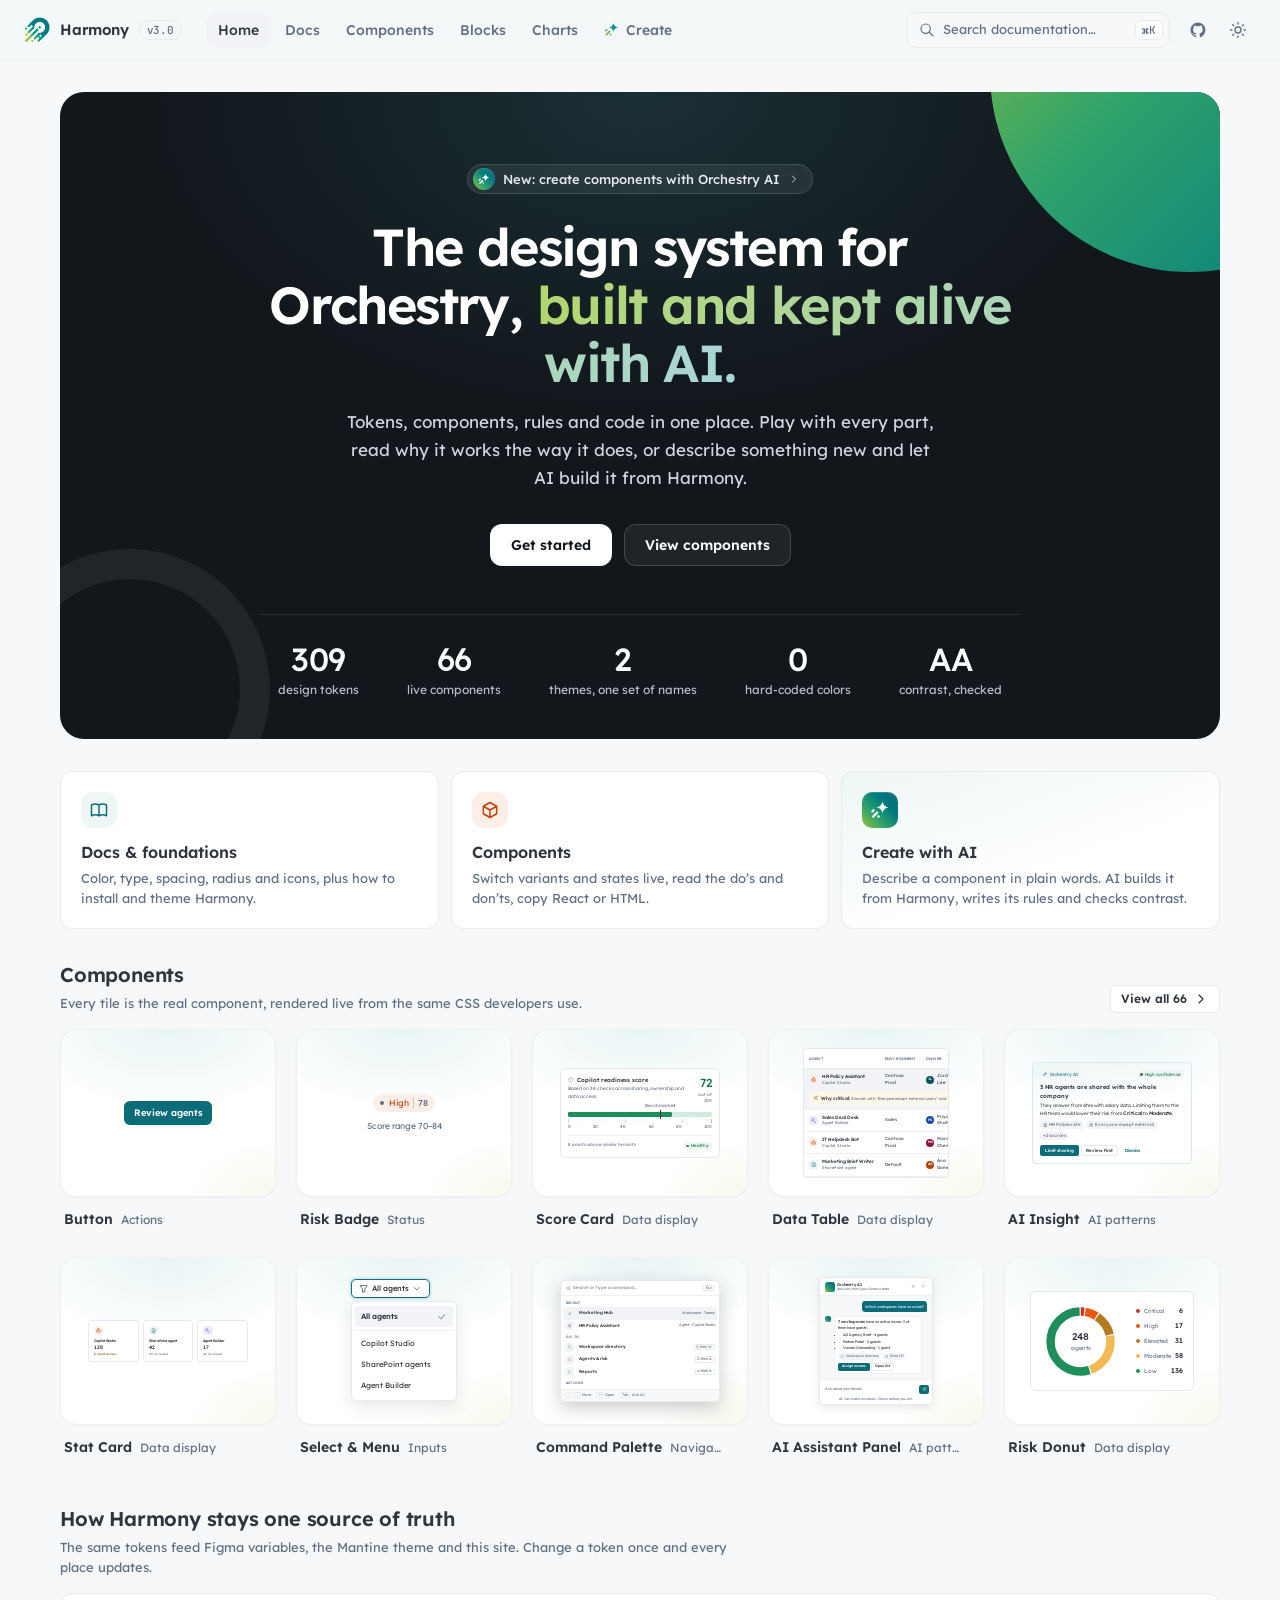
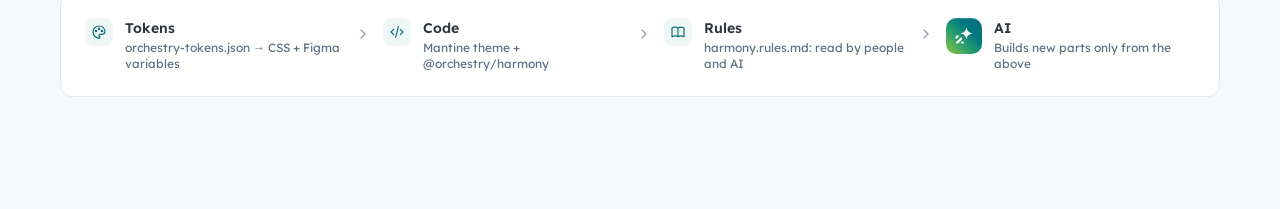
<file: index.html>
<!DOCTYPE html>
<html lang="en">
<head>
<meta charset="UTF-8">
<meta name="viewport" content="width=device-width, initial-scale=1.0">
<title>Harmony Playground · Orchestry Design System</title>
<link rel="icon" href="orchestry-logo.png">
<link rel="preconnect" href="https://fonts.googleapis.com">
<link href="https://fonts.googleapis.com/css2?family=Lexend:wght@400;500;600;700&family=JetBrains+Mono:wght@400;500&display=swap" rel="stylesheet">
<script>(function(){try{var t=localStorage.getItem('harmony.theme');if(!t)t=matchMedia('(prefers-color-scheme: dark)').matches?'dark':'light';document.documentElement.dataset.theme=t;}catch(e){}})();</script>
<link rel="stylesheet" href="orchestry-tokens.css?v=3.0.13">
<link rel="stylesheet" href="harmony-components.css?v=3.0.13">
<style>
/* ================= PLAYGROUND SHELL (pg-*) — built on Harmony tokens ================= */
* { margin: 0; padding: 0; box-sizing: border-box; }
body { font: var(--type-body-m); color: var(--text-primary); background: var(--bg-page); -webkit-font-smoothing: antialiased; }
a { color: var(--text-brand); text-decoration: none; }
button { font: inherit; color: inherit; background: none; border: none; cursor: pointer; }
input, textarea, select { font: inherit; color: inherit; }
code, .mono { font-family: var(--font-mono); }
svg { display: block; }
.ic { width: 16px; height: 16px; flex-shrink: 0; }
.ic-sm { width: 12px; height: 12px; flex-shrink: 0; }
.ic-lg { width: 20px; height: 20px; flex-shrink: 0; }
:focus-visible { outline: none; box-shadow: var(--focus-ring); }

/* Header (top navigation) */
.pg-header { position: sticky; top: 0; z-index: 50; height: 60px; background: color-mix(in srgb, var(--bg-page) 80%, transparent); backdrop-filter: saturate(1.6) blur(14px); -webkit-backdrop-filter: saturate(1.6) blur(14px); border-bottom: 1px solid var(--border-subtle); }
.pg-header-in { max-width: 1440px; margin: 0 auto; height: 100%; display: flex; align-items: center; gap: var(--space-6); padding: 0 var(--space-6); }
.pg-logo { display: flex; align-items: center; gap: 10px; font: 600 15px/1 var(--font-sans); color: var(--text-primary); letter-spacing: -.2px; }
.pg-logo img { width: 26px; height: 26px; }
.pg-logo .ver { font: 500 11px/18px var(--font-mono); color: var(--text-secondary); padding: 0 7px; border: 1px solid var(--border-default); border-radius: var(--radius-full); }
.pg-nav { display: flex; align-items: center; gap: 2px; }
.pg-nav a { height: 34px; padding: 0 12px; display: inline-flex; align-items: center; gap: 7px; border-radius: 9px; font: 500 14px/20px var(--font-sans); color: var(--text-secondary); transition: color var(--duration-fast) var(--ease-standard), background var(--duration-fast) var(--ease-standard); }
.pg-nav a:hover { color: var(--text-primary); background: var(--bg-hover); }
.pg-nav a.on { color: var(--text-primary); background: var(--bg-hover); }
.pg-nav a .comet { width: 15px; height: 15px; }
.pg-tools { margin-left: auto; display: flex; align-items: center; gap: 4px; }
.pg-search-btn { width: 264px; display: flex; align-items: center; gap: var(--space-2); height: 36px; padding: 0 6px 0 12px; border: 1px solid var(--border-default); border-radius: 10px; background: var(--bg-subtle); color: var(--text-secondary); font: 400 13px/1 var(--font-sans); margin-right: 6px; transition: border-color var(--duration-fast) var(--ease-standard); }
.pg-search-btn:hover { border-color: var(--border-strong); color: var(--text-primary); }
.pg-search-btn .grow { flex: 1; text-align: left; }
.kbd { font: 500 11px/18px var(--font-mono); padding: 0 6px; border-radius: 6px; border: 1px solid var(--border-default); background: var(--bg-surface); color: var(--text-secondary); }
.pg-icon-btn { width: 36px; height: 36px; border-radius: 10px; display: inline-flex; align-items: center; justify-content: center; color: var(--text-secondary); transition: background var(--duration-fast) var(--ease-standard), color var(--duration-fast) var(--ease-standard); }
.pg-icon-btn:hover { background: var(--bg-hover); color: var(--text-primary); }
.pg-icon-btn .ic { width: 18px; height: 18px; }
.pg-icon-btn .moon, [data-theme="dark"] .pg-icon-btn .sun { display: none; }
[data-theme="dark"] .pg-icon-btn .moon { display: block; }
.pg-burger { display: none; }

/* Page grid: sidebar only on Docs + Components */
.pg { max-width: 1440px; margin: 0 auto; display: grid; grid-template-columns: 260px minmax(0, 1fr); min-height: calc(100vh - 60px); }
.pg.no-side { grid-template-columns: minmax(0, 1fr); }
.pg.no-side .pg-side { display: none; }

/* Sidebar: text-only, no rule, quiet scrollbar that appears on hover */
.pg-side { position: sticky; top: 60px; height: calc(100vh - 60px); overflow-y: auto; overscroll-behavior: contain; padding: var(--space-6) var(--space-3) var(--space-12) var(--space-6);
  scrollbar-width: thin; scrollbar-color: transparent transparent; transition: scrollbar-color .3s;
  -webkit-mask-image: linear-gradient(to bottom, transparent 0, #000 24px, #000 calc(100% - 48px), transparent 100%); mask-image: linear-gradient(to bottom, transparent 0, #000 24px, #000 calc(100% - 48px), transparent 100%); }
.pg-side:hover { scrollbar-color: var(--border-strong) transparent; }
.pg-side h6 { font: 500 12px/16px var(--font-sans); color: var(--text-secondary); padding: 0 10px; margin: 22px 0 6px; display: flex; justify-content: space-between; align-items: center; }
.pg-side h6:first-child { margin-top: 0; }
.pg-side h6 .n { font: 500 11px/16px var(--font-mono); color: var(--text-secondary); }
.pg-side a { position: relative; display: flex; align-items: center; gap: var(--space-2); height: 32px; padding: 0 10px; border-radius: 8px; font: 400 14px/20px var(--font-sans); color: var(--text-body); transition: background var(--duration-fast) var(--ease-standard), color var(--duration-fast) var(--ease-standard); }
.pg-side a:hover { background: var(--bg-hover); color: var(--text-primary); }
.pg-side a.on { background: var(--bg-hover); color: var(--text-primary); font-weight: 500; }
.pg-side a .tag { margin-left: auto; font: 500 10px/16px var(--font-sans); padding: 0 6px; border-radius: var(--radius-full); color: var(--text-brand); background: var(--action-primary-subtle); }
.pg-side a .comet { width: 14px; height: 14px; color: var(--text-brand); }
.pg-side .gen-dot { width: 6px; height: 6px; border-radius: 50%; background: var(--brand-gradient); flex-shrink: 0; }

/* Main */
.pg-main { min-width: 0; }
.pg-wrap { max-width: 1120px; margin: 0 auto; padding: var(--space-8) var(--space-10) var(--space-16); }
.no-side .pg-wrap { max-width: 1240px; }
.pg-crumb { display: flex; align-items: center; gap: 6px; font: var(--type-caption); color: var(--text-secondary); margin-bottom: var(--space-2); }
.pg-head { display: flex; justify-content: space-between; align-items: flex-start; gap: var(--space-6); margin-bottom: var(--space-6); }
.pg-head h1 { font-size: 32px; line-height: 40px; font-weight: 600; letter-spacing: -0.6px; }
.pg-head p { font-size: 15px; line-height: 24px; color: var(--text-secondary); max-width: 720px; margin-top: var(--space-1); }
.pg-chips { display: flex; gap: 6px; flex-wrap: wrap; justify-content: flex-end; flex-shrink: 0; max-width: 380px; }
.chip { font: var(--type-label); padding: 3px 8px; border-radius: var(--radius-sm); background: var(--bg-subtle); color: var(--text-body); border: 1px solid var(--border-default); white-space: nowrap; display: inline-flex; align-items: center; gap: 4px; }
.chip.m { background: var(--entity-environment-bg); border-color: transparent; color: var(--entity-environment-fg); }
.chip.ok { background: var(--status-success-bg); border-color: transparent; color: var(--status-success-fg); }
.chip.ai { background: var(--action-primary-subtle); border-color: transparent; color: var(--text-brand); }
.chip .comet { width: 12px; height: 12px; }
.chip.warn { background: var(--status-warning-bg); border-color: transparent; color: var(--status-warning-fg); }

.pg-tabs { margin-bottom: var(--space-6); }
.pg-tabs .h-tab { background: none; }

/* Playground area */
.play { display: grid; grid-template-columns: minmax(0, 1fr) 296px; gap: var(--space-4); align-items: start; }
.stage { background: var(--bg-surface); border: 1px solid var(--border-default); border-radius: var(--radius-lg); overflow: hidden; }
.stage-bar { display: flex; align-items: center; justify-content: space-between; gap: var(--space-3); padding: var(--space-2) var(--space-3); border-bottom: 1px solid var(--border-subtle); }
.stage-bar .l { display: flex; align-items: center; gap: var(--space-2); font: var(--type-label); color: var(--text-secondary); }
.live-dot { width: 7px; height: 7px; border-radius: 50%; background: var(--green-500); box-shadow: 0 0 0 3px var(--status-success-bg); }
.canvas { min-height: 340px; padding: var(--space-12) var(--space-8); display: flex; align-items: center; justify-content: center; flex-wrap: wrap; gap: var(--space-4); }
.canvas.dots { background: var(--bg-page); background-image: radial-gradient(var(--border-default) 1px, transparent 1px); background-size: 16px 16px; }
.canvas.plain { background: var(--bg-page); }
.canvas.surface { background: var(--bg-surface); }
.canvas > .fit { width: 100%; max-width: 720px; }
.matrix { display: grid; gap: var(--space-6) var(--space-4); width: 100%; align-items: center; justify-items: center; }
.matrix .cell { display: flex; flex-direction: column; align-items: center; gap: var(--space-2); width: 100%; }
.matrix .cell > .lbl { font: 500 11px/16px var(--font-mono); color: var(--text-secondary); }
.matrix .cell > .fit { width: 100%; }

.seg { display: inline-flex; background: var(--bg-hover); border-radius: var(--radius-md); padding: 2px; gap: 2px; }
.seg button { height: 26px; padding: 0 10px; border-radius: var(--radius-sm); font: 500 12px/16px var(--font-sans); color: var(--text-secondary); white-space: nowrap; }
.seg button:hover { color: var(--text-primary); }
.seg button.on { background: var(--bg-surface); color: var(--text-primary); box-shadow: var(--shadow-xs); font-weight: 600; }
.seg.full { display: flex; width: 100%; flex-wrap: wrap; }
.seg.full button { flex: 1; }

.ctrl { background: var(--bg-surface); border: 1px solid var(--border-default); border-radius: var(--radius-lg); position: sticky; top: var(--space-4); }
.ctrl-h { display: flex; align-items: center; justify-content: space-between; padding: var(--space-3) var(--space-4); border-bottom: 1px solid var(--border-subtle); font: var(--type-heading-s); }
.ctrl-b { padding: var(--space-4); display: flex; flex-direction: column; gap: var(--space-4); max-height: calc(100vh - 140px); overflow-y: auto; }
.ctrl-row > label, .ctrl-row > .lab { display: flex; justify-content: space-between; font: var(--type-label); color: var(--text-body); margin-bottom: 6px; }
.ctrl-row > label span, .ctrl-row > .lab span { font: 500 11px/16px var(--font-mono); color: var(--text-secondary); }
.ctrl-row.inline { display: flex; align-items: center; justify-content: space-between; }
.ctrl-row.inline > label { margin: 0; }
.pg-input { width: 100%; height: var(--control-h-md); padding: 0 var(--space-3); border: 1px solid var(--border-default); border-radius: var(--radius-md); background: var(--bg-surface); font: var(--type-body-s); color: var(--text-primary); outline: none; }
.pg-input:focus { border-color: var(--border-brand); box-shadow: var(--focus-ring); }
select.pg-input { appearance: none; background-image: url("data:image/svg+xml,%3Csvg xmlns='http://www.w3.org/2000/svg' width='16' height='16' viewBox='0 0 24 24' fill='none' stroke='%23606F84' stroke-width='2'%3E%3Cpath d='M6 9l6 6 6-6'/%3E%3C/svg%3E"); background-repeat: no-repeat; background-position: right 8px center; padding-right: 30px; }
input[type=range] { -webkit-appearance: none; appearance: none; width: 100%; height: 20px; margin: 0; background: transparent; cursor: pointer; --p: 50%; }
input[type=range]::-webkit-slider-runnable-track { height: 6px; border-radius: 999px; background: linear-gradient(var(--action-primary) 0 0) 0 / var(--p) 100% no-repeat, var(--border-default); }
input[type=range]::-moz-range-track { height: 6px; border-radius: 999px; background: var(--border-default); }
input[type=range]::-moz-range-progress { height: 6px; border-radius: 999px; background: var(--action-primary); }
input[type=range]::-webkit-slider-thumb { -webkit-appearance: none; width: 18px; height: 18px; margin-top: -6px; border-radius: 50%; background: var(--bg-surface); border: 2px solid var(--action-primary); box-shadow: var(--shadow-xs); transition: transform .15s var(--ease-standard); }
input[type=range]::-moz-range-thumb { width: 14px; height: 14px; border-radius: 50%; background: var(--bg-surface); border: 2px solid var(--action-primary); }
input[type=range]:hover::-webkit-slider-thumb { transform: scale(1.1); }
input[type=range]:focus-visible { box-shadow: none; }
input[type=range]:focus-visible::-webkit-slider-thumb { box-shadow: var(--focus-ring); }
.tgl { width: 32px; height: 18px; border-radius: var(--radius-full); background: var(--border-strong); position: relative; flex-shrink: 0; transition: background var(--duration-fast) var(--ease-standard); }
.tgl::after { content: ''; position: absolute; top: 2px; left: 2px; width: 14px; height: 14px; border-radius: 50%; background: #fff; box-shadow: var(--shadow-xs); transition: left var(--duration-fast) var(--ease-standard); }
.tgl.on { background: var(--action-primary); }
.tgl.on::after { left: 16px; }

.code-wrap { margin-top: var(--space-4); background: #0F1418; border: 1px solid transparent; border-radius: var(--radius-lg); overflow: hidden; }
.code-bar { display: flex; align-items: center; justify-content: space-between; padding: var(--space-2) var(--space-3) var(--space-2) var(--space-4); border-bottom: 1px solid rgba(255,255,255,.08); }
.code-bar .seg { background: rgba(255,255,255,.06); }
.code-bar .seg button { color: var(--ink-300); }
.code-bar .seg button.on { background: rgba(255,255,255,.12); color: #fff; box-shadow: none; }
.copy-btn { display: inline-flex; align-items: center; gap: 6px; height: 26px; padding: 0 10px; border-radius: var(--radius-sm); font: var(--type-label); color: var(--ink-200); }
.copy-btn:hover { background: rgba(255,255,255,.08); color: #fff; }
pre.code { color: var(--ink-100); padding: var(--space-4) var(--space-5); font: 400 12px/20px var(--font-mono); overflow-x: auto; white-space: pre-wrap; overflow-wrap: anywhere; max-height: 460px; }
pre.code .t { color: var(--teal-200); } pre.code .a { color: #F9C784; } pre.code .s { color: var(--lime-300); } pre.code .c { color: var(--ink-400); } pre.code .k { color: var(--indigo-100); }

/* Rules tab */
.rules { display: grid; grid-template-columns: repeat(2, 1fr); gap: var(--gap-cards); }
.rule-card { background: var(--bg-surface); border: 1px solid var(--border-default); border-radius: var(--radius-lg); padding: var(--space-5); }
.rule-card.full { grid-column: 1 / -1; }
.rule-card h4 { font: var(--type-heading-s); display: flex; align-items: center; gap: var(--space-2); margin-bottom: var(--space-3); }
.rule-card h4 .badge-ic { width: 22px; height: 22px; border-radius: var(--radius-sm); display: flex; align-items: center; justify-content: center; }
.rule-card ul { list-style: none; display: flex; flex-direction: column; gap: var(--space-2); }
.rule-card li { font: var(--type-body-s); color: var(--text-body); display: flex; gap: var(--space-2); }
.rule-card li::before { flex-shrink: 0; font-weight: 700; width: 14px; }
.rule-card.do li::before { content: '✓'; color: var(--status-success-solid); }
.rule-card.dont li::before { content: '✕'; color: var(--status-danger-solid); }
.rule-card.a11y li::before { content: '•'; color: var(--text-brand); }
.rule-card.do { border-top: 3px solid var(--status-success-solid); }
.rule-card.dont { border-top: 3px solid var(--status-danger-solid); }
.rule-card code, .tok-table code { font-size: 11px; background: var(--bg-subtle); border: 1px solid var(--border-subtle); padding: 0 4px; border-radius: var(--radius-xs); color: var(--text-primary); }
.anat { display: grid; grid-template-columns: 1fr 1fr; gap: var(--space-2) var(--space-6); }
.anat div { font: var(--type-body-s); color: var(--text-body); display: flex; justify-content: space-between; gap: var(--space-3); padding: 6px 0; border-bottom: 1px solid var(--border-subtle); }
.anat div span { color: var(--text-secondary); font: 500 12px/20px var(--font-mono); text-align: right; }

/* Tokens */
.tok-table { width: 100%; border-collapse: collapse; background: var(--bg-surface); border: 1px solid var(--border-default); border-radius: var(--radius-lg); overflow: hidden; }
.tok-table th { font: var(--type-overline); letter-spacing: var(--track-overline); text-transform: uppercase; color: var(--text-secondary); text-align: left; padding: var(--space-3) var(--space-4); border-bottom: 1px solid var(--border-default); background: var(--bg-subtle); }
.tok-table td { padding: 10px var(--space-4); border-bottom: 1px solid var(--border-subtle); font: var(--type-body-s); }
.tok-table tr:last-child td { border-bottom: none; }
.tok-table tr:hover td { background: var(--bg-subtle); cursor: copy; }
.sw-mini { width: 20px; height: 20px; border-radius: var(--radius-xs); border: 1px solid rgba(0,0,0,.08); display: inline-block; vertical-align: middle; margin-right: var(--space-2); }

/* Foundations */
.sec { margin-bottom: var(--space-12); }
.sec > h3 { font: var(--type-heading-l); letter-spacing: var(--track-heading-l); margin-bottom: var(--space-1); }
.sec > p { font: var(--type-body-s); color: var(--text-secondary); margin-bottom: var(--space-4); max-width: 680px; }
.sec-head { display: flex; justify-content: space-between; align-items: flex-end; gap: var(--space-4); margin-bottom: var(--space-4); }
.sec-head h3 { font: var(--type-heading-l); letter-spacing: var(--track-heading-l); margin-bottom: var(--space-1); }
.sec-head p { font: var(--type-body-s); color: var(--text-secondary); }
.panel { background: var(--bg-surface); border: 1px solid var(--border-default); border-radius: var(--radius-lg); padding: var(--space-6); }
.ramp { display: grid; grid-template-columns: 150px repeat(10, 1fr); gap: 6px; margin-bottom: 6px; }
.ramp-name { font: var(--type-heading-s); display: flex; flex-direction: column; justify-content: center; }
.ramp-name span { font: var(--type-caption); color: var(--text-secondary); font-weight: 400; }
.sw { height: 60px; border-radius: var(--radius-md); padding: 6px 7px; display: flex; flex-direction: column; justify-content: flex-end; font: 500 10px/13px var(--font-mono); cursor: copy; transition: transform var(--duration-fast) var(--ease-standard); border: 1px solid rgba(0,0,0,.04); }
.sw:hover { transform: translateY(-2px); box-shadow: var(--shadow-sm); }
.sem-grid { display: grid; grid-template-columns: repeat(auto-fill, minmax(230px, 1fr)); gap: var(--space-2); }
.sem { display: flex; align-items: center; gap: var(--space-3); padding: var(--space-2) var(--space-3); border: 1px solid var(--border-subtle); border-radius: var(--radius-md); background: var(--bg-surface); cursor: copy; min-width: 0; }
.sem:hover { border-color: var(--border-strong); }
.sem i { width: 28px; height: 28px; border-radius: var(--radius-sm); flex-shrink: 0; border: 1px solid rgba(0,0,0,.06); }
.sem b { font: 500 12px/16px var(--font-mono); display: block; overflow: hidden; text-overflow: ellipsis; white-space: nowrap; }
.sem span { font: var(--type-caption); color: var(--text-secondary); }
.cc { display: grid; grid-template-columns: 1fr 1.2fr; gap: var(--space-6); align-items: stretch; }
.cc-prev { border-radius: var(--radius-lg); padding: var(--space-8); display: flex; flex-direction: column; justify-content: center; gap: var(--space-2); border: 1px solid var(--border-default); }
.cc-prev .big { font-size: 28px; line-height: 36px; font-weight: 600; }
.cc-ratio { font-size: 44px; line-height: 52px; font-weight: 600; letter-spacing: -1px; }
.type-row { display: grid; grid-template-columns: 170px 1fr 170px; gap: var(--space-6); align-items: center; padding: var(--space-4) 0; border-bottom: 1px solid var(--border-subtle); cursor: copy; }
.type-row:last-child { border-bottom: none; }
.type-sizes { display: flex; align-items: flex-end; justify-content: space-between; gap: 12px; padding: 24px 28px; overflow-x: auto; }
.type-sizes > div { display: flex; flex-direction: column; align-items: center; gap: 10px; color: var(--text-primary); }
.type-sizes small { font: var(--type-caption); color: var(--text-secondary); font-family: var(--font-mono); }
.type-row .tn { font: 500 12px/16px var(--font-mono); }
.type-row .tu { font: var(--type-caption); color: var(--text-secondary); margin-top: 2px; }
.type-row .ts { font: var(--type-caption); color: var(--text-secondary); text-align: right; }
.space-row { display: grid; grid-template-columns: 110px 48px 1fr; gap: var(--space-4); align-items: center; padding: 5px 0; cursor: copy; }
.space-row:hover .space-bar { opacity: .8; }
.space-bar { height: 14px; background: var(--action-primary-subtle); border-radius: 3px; border-left: 2px solid var(--border-brand); border-right: 2px solid var(--border-brand); }
.icons-grid { display: grid; grid-template-columns: repeat(auto-fill, minmax(116px, 1fr)); gap: var(--space-2); }
.icon-cell { display: flex; flex-direction: column; align-items: center; gap: var(--space-2); padding: var(--space-4) var(--space-2); border: 1px solid var(--border-subtle); border-radius: var(--radius-md); background: var(--bg-surface); cursor: copy; font: 500 11px/14px var(--font-mono); color: var(--text-secondary); }
.icon-cell:hover { border-color: var(--border-brand); color: var(--text-brand); }
.icon-cell svg { width: 22px; height: 22px; color: var(--text-body); }
.grid-demo { display: grid; grid-template-columns: repeat(12, 1fr); gap: var(--layout-gutter); }
.grid-demo > div { height: 40px; background: rgba(13,108,121,.10); border: 1px dashed rgba(13,108,121,.4); border-radius: var(--radius-xs); display: flex; align-items: center; justify-content: center; font: var(--type-caption); color: var(--text-brand); }

/* Overview */
.ov-hero { position: relative; overflow: hidden; isolation: isolate; border-radius: 24px; background: #12171C; color: #fff; padding: 72px 48px 40px; margin-bottom: var(--space-8); text-align: center; }
.ov-hero::after { content: ''; position: absolute; right: -170px; top: -220px; width: 400px; height: 400px; border-radius: 50%; background: var(--brand-gradient); z-index: -1; }
.ov-hero::before { content: ''; position: absolute; left: -70px; bottom: -90px; width: 220px; height: 220px; border-radius: 50%; border: 30px solid rgba(255,255,255,.06); z-index: -1; }
.ov-hero .glow { position: absolute; inset: 0; z-index: -1; background: radial-gradient(60% 70% at 50% 0%, rgba(58,157,162,.18), transparent 70%); pointer-events: none; }
.ov-pill { display: inline-flex; align-items: center; gap: 8px; height: 30px; padding: 0 12px 0 5px; border-radius: var(--radius-full); background: rgba(255,255,255,.07); border: 1px solid rgba(255,255,255,.12); color: var(--ink-100); font: 500 13px/1 var(--font-sans); margin-bottom: var(--space-6); transition: background var(--duration-fast) var(--ease-standard); }
.ov-pill:hover { background: rgba(255,255,255,.12); color: #fff; }
.ov-pill .h-ai-mark { width: 22px; height: 22px; border-radius: var(--radius-full); }
.ov-hero h1 { font-size: 52px; line-height: 58px; font-weight: 600; letter-spacing: -1.6px; max-width: 760px; margin: 0 auto; }
.ov-hero h1 em { font-style: normal; background: linear-gradient(90deg, var(--lime-300), var(--teal-200)); -webkit-background-clip: text; background-clip: text; color: transparent; }
.ov-hero p { font-size: 17px; line-height: 28px; color: var(--ink-200); max-width: 600px; margin: var(--space-4) auto 0; }
.ov-cta { display: flex; gap: var(--space-3); justify-content: center; margin-top: var(--space-8); flex-wrap: wrap; }
.ov-cta .h-btn { height: 42px; padding: 0 20px; border-radius: 12px; font-size: 14px; }
.ov-cta .h-btn.light { background: #fff; color: #12171C; }
.ov-cta .h-btn.light:hover { background: var(--ink-100); }
.ov-cta .h-btn.ghost { background: rgba(255,255,255,.06); color: #fff; border: 1px solid rgba(255,255,255,.16); }
.ov-cta .h-btn.ghost:hover { background: rgba(255,255,255,.12); }
.ov-stats { display: flex; justify-content: center; gap: var(--space-12); margin: var(--space-12) auto 0; padding-top: var(--space-6); border-top: 1px solid rgba(255,255,255,.1); max-width: 760px; }
.ov-stats b { display: block; font: var(--type-display); letter-spacing: var(--track-display); }
.ov-stats span { font: var(--type-caption); color: var(--ink-300); }
[data-theme="dark"] .ov-hero { background: var(--bg-nav); border: 1px solid var(--border-default); }
.ov-cards { display: grid; grid-template-columns: repeat(3, 1fr); gap: var(--gap-cards); margin-bottom: var(--space-8); }
.ov-card { background: var(--bg-surface); border: 1px solid var(--border-default); border-radius: var(--radius-lg); padding: var(--space-5); display: block; color: inherit; transition: border-color var(--duration-fast) var(--ease-standard), transform var(--duration-fast) var(--ease-standard); }
.ov-card:hover { border-color: var(--border-brand); transform: translateY(-2px); }
.ov-card b { font: var(--type-heading-m); display: block; margin: var(--space-3) 0 4px; color: var(--text-primary); }
.ov-card p { font: var(--type-body-s); color: var(--text-secondary); }
.ov-card.ai { background: linear-gradient(160deg, var(--action-primary-subtle), var(--bg-surface) 60%); }
.comp-grid { display: grid; grid-template-columns: repeat(auto-fill, minmax(220px, 1fr)); gap: 28px 20px; }
.home-grid-wrap { container-type: inline-size; }
.comp-grid.home-grid { grid-template-columns: repeat(5, minmax(0, 1fr)); }
@container (max-width: 1100px) { .comp-grid.home-grid { grid-template-columns: repeat(4, minmax(0, 1fr)); } .home-grid > :nth-child(n+9) { display: none; } }
@container (max-width: 860px) { .comp-grid.home-grid { grid-template-columns: repeat(3, minmax(0, 1fr)); } .home-grid > :nth-child(n+7) { display: none; } }
@container (max-width: 620px) { .comp-grid.home-grid { grid-template-columns: repeat(2, minmax(0, 1fr)); } .home-grid > :nth-child(n+5) { display: none; } }
.comp-tile { min-width: 0; display: flex; flex-direction: column; gap: 12px; color: inherit; cursor: pointer; border-radius: 18px; outline: none; }
.comp-tile .thumb { position: relative; min-width: 0; height: 168px; border-radius: 16px; display: flex; align-items: center; justify-content: center; overflow: hidden; pointer-events: none; padding: var(--space-3);
  background: radial-gradient(120% 80% at 50% 0%, rgba(26,148,150,.10), transparent 60%), radial-gradient(60% 50% at 100% 100%, rgba(166,206,57,.10), transparent 70%), var(--bg-surface);
  box-shadow: inset 0 0 0 1px var(--border-subtle), 0 1px 2px rgba(16,24,40,.04);
  transition: box-shadow .25s var(--ease-standard), transform .25s var(--ease-standard); }
[data-theme="dark"] .comp-tile .thumb { background: radial-gradient(120% 80% at 50% 0%, rgba(26,148,150,.18), transparent 60%), radial-gradient(60% 50% at 100% 100%, rgba(166,206,57,.08), transparent 70%), var(--bg-surface); box-shadow: inset 0 0 0 1px rgba(255,255,255,.06); }
.comp-tile .thumb > div { flex-shrink: 0; max-width: none; transition: transform .35s var(--ease-standard); }
.comp-tile .thumb > div.wide { width: 440px; }
.comp-tile:hover .thumb, .comp-tile:focus-visible .thumb { transform: translateY(-3px); box-shadow: inset 0 0 0 1px var(--border-brand), 0 12px 32px -12px rgba(15,94,96,.35); }
.comp-tile:focus-visible .thumb { box-shadow: inset 0 0 0 2px var(--border-brand), 0 0 0 4px var(--teal-100); }
.comp-tile .meta { display: flex; align-items: baseline; gap: 8px; padding: 0 4px; min-width: 0; }
.comp-tile b { font: var(--type-heading-s); color: var(--text-primary); white-space: nowrap; flex-shrink: 0; }
.comp-tile span { font: var(--type-caption); color: var(--text-secondary); white-space: nowrap; overflow: hidden; text-overflow: ellipsis; min-width: 0; }
.comp-tile .meta::after { content: "→"; margin-left: auto; font: var(--type-body-s); color: var(--text-brand); opacity: 0; transform: translateX(-4px); transition: opacity .2s, transform .2s var(--ease-standard); }
.comp-tile:hover .meta::after, .comp-tile:focus-visible .meta::after { opacity: 1; transform: none; }

/* Search */
.pg-overlay { position: fixed; inset: 0; background: var(--bg-overlay); z-index: var(--z-modal); display: none; align-items: flex-start; justify-content: center; padding-top: 12vh; }
.pg-overlay.open { display: flex; }
.pg-search { width: 620px; max-width: calc(100vw - 32px); background: var(--bg-surface); border-radius: var(--radius-xl); box-shadow: var(--shadow-lg); overflow: hidden; }
.pg-search-in { display: flex; align-items: center; gap: var(--space-3); padding: 0 var(--space-5); height: 56px; border-bottom: 1px solid var(--border-subtle); }
.pg-search-in svg { color: var(--text-secondary); }
.pg-search-in input { flex: 1; border: none; outline: none; font: 400 16px/24px var(--font-sans); background: transparent; }
.pg-results { max-height: 420px; overflow-y: auto; padding: var(--space-2); }
.pg-results h6 { font: var(--type-overline); letter-spacing: var(--track-overline); text-transform: uppercase; color: var(--text-secondary); padding: var(--space-2) var(--space-3) var(--space-1); }
.pg-res { display: flex; align-items: center; gap: var(--space-3); padding: var(--space-2) var(--space-3); border-radius: var(--radius-md); cursor: pointer; }
.pg-res.on { background: var(--bg-selected); }
.pg-res .t { flex: 1; min-width: 0; }
.pg-res b { font: 500 13px/20px var(--font-sans); display: block; }
.pg-res small { font: var(--type-caption); color: var(--text-secondary); display: block; overflow: hidden; text-overflow: ellipsis; white-space: nowrap; }
.pg-res .ico { width: 28px; height: 28px; border-radius: var(--radius-sm); background: var(--bg-hover); display: flex; align-items: center; justify-content: center; color: var(--text-secondary); flex-shrink: 0; }
.pg-res .sw-mini { margin: 0; width: 28px; height: 28px; border-radius: var(--radius-sm); }
.pg-search-foot { display: flex; gap: var(--space-4); padding: var(--space-2) var(--space-5); border-top: 1px solid var(--border-subtle); font: var(--type-caption); color: var(--text-secondary); }
.pg-empty { padding: var(--space-10); text-align: center; color: var(--text-secondary); font: var(--type-body-s); }

/* Toasts */
.pg-toasts { position: fixed; bottom: var(--space-6); right: var(--space-6); display: flex; flex-direction: column; gap: var(--space-2); z-index: var(--z-toast); align-items: flex-end; }
.pg-toasts .h-toast { animation: toastIn var(--duration-slow) var(--ease-standard); }
@keyframes toastIn { from { opacity: 0; transform: translateY(8px); } }

/* AI Studio */
.ai-box { background: var(--bg-surface); border: 1px solid var(--border-default); border-radius: var(--radius-xl); box-shadow: var(--shadow-sm); overflow: hidden; }
.ai-box textarea { width: 100%; min-height: 96px; border: none; outline: none; resize: vertical; padding: var(--space-5) var(--space-6) var(--space-2); font: 400 16px/26px var(--font-sans); color: var(--text-primary); background: transparent; }
.ai-box textarea::placeholder { color: var(--text-secondary); }
.ai-foot { display: flex; align-items: center; justify-content: space-between; gap: var(--space-3); padding: var(--space-3) var(--space-4) var(--space-3) var(--space-6); border-top: 1px solid var(--border-subtle); background: var(--bg-subtle); }
.ai-ideas { display: flex; flex-wrap: wrap; gap: var(--space-2); margin: var(--space-4) 0 var(--space-8); }
.ai-idea { display: inline-flex; align-items: center; gap: 6px; height: 30px; padding: 0 var(--space-3); border-radius: var(--radius-full); border: 1px solid var(--border-default); background: var(--bg-surface); font: 500 12px/16px var(--font-sans); color: var(--text-body); }
.ai-idea:hover { border-color: var(--border-brand); color: var(--text-brand); }
.ai-idea svg { color: var(--text-brand); }
.ai-steps { background: var(--bg-surface); border: 1px solid var(--border-default); border-radius: var(--radius-lg); padding: var(--space-5) var(--space-6); display: flex; flex-direction: column; gap: var(--space-3); margin-bottom: var(--space-6); }
.ai-step { display: flex; align-items: center; gap: var(--space-3); font: var(--type-body-s); color: var(--text-secondary); }
.ai-step .s-ic { width: 20px; height: 20px; border-radius: 50%; border: 1.5px solid var(--border-strong); display: flex; align-items: center; justify-content: center; flex-shrink: 0; }
.ai-step.run { color: var(--text-primary); }
.ai-step.run .s-ic { border-color: var(--action-primary-subtle); border-top-color: var(--border-brand); animation: spin .7s linear infinite; }
.ai-step.done { color: var(--text-body); }
.ai-step.done .s-ic { background: var(--status-success-solid); border-color: var(--status-success-solid); color: #fff; }
.ai-step small { margin-left: auto; font: var(--type-caption); color: var(--text-secondary); }
@keyframes spin { to { transform: rotate(360deg); } }
.ai-result-head { display: flex; justify-content: space-between; align-items: flex-start; gap: var(--space-4); margin-bottom: var(--space-4); }
.ai-result-head h2 { font: var(--type-heading-l); font-size: 24px; line-height: 32px; display: flex; align-items: center; gap: var(--space-2); }
.ai-result-head p { font: var(--type-body-s); color: var(--text-secondary); margin-top: 4px; max-width: 640px; }
.checks { display: grid; grid-template-columns: repeat(4, 1fr); gap: var(--space-2); margin-bottom: var(--space-4); }
.check { display: flex; gap: var(--space-2); align-items: flex-start; padding: var(--space-3); border-radius: var(--radius-md); background: var(--status-success-bg); color: var(--status-success-fg); font: var(--type-caption); }
.check b { display: block; font: var(--type-label); }
.check.fail { background: var(--status-danger-bg); color: var(--status-danger-fg); }
.engine { display: flex; align-items: center; gap: var(--space-2); font: var(--type-caption); color: var(--text-secondary); }
.spinner { width: 14px; height: 14px; border-radius: 50%; border: 2px solid rgba(255,255,255,.4); border-top-color: #fff; animation: spin .7s linear infinite; }
.h-btn.pg-loading .spinner { border-color: color-mix(in srgb, currentColor 30%, transparent); border-top-color: currentColor; }

/* Forced states for the playground */
.h-btn.primary.is-hover { background: var(--action-primary-hover); }
.h-btn.secondary.is-hover, .h-icon-btn.is-hover { background: var(--bg-hover); color: var(--text-primary); }
.h-btn.subtle.is-hover { background: var(--action-primary-subtle); }
.h-btn.danger.is-hover { background: var(--red-700); }
.h-icon-btn.focus, .h-tab:focus-visible { box-shadow: var(--focus-ring); }
.h-icon-btn[disabled] { color: var(--text-disabled); background: var(--bg-hover); border-color: transparent; cursor: not-allowed; }
.h-icon-btn.sm { width: var(--control-h-sm); height: var(--control-h-sm); border-radius: var(--radius-sm); }
.h-input input { border: 0; outline: 0; background: transparent; flex: 1; min-width: 0; font: var(--type-body-s); color: var(--text-primary); }
.h-input input::placeholder { color: var(--text-secondary); }
.h-input:focus-within { border-color: var(--border-brand); box-shadow: var(--focus-ring); }
.h-input.error:focus-within { border-color: var(--status-danger-solid); box-shadow: 0 0 0 3px var(--status-danger-bg); }
.h-input.disabled { background: var(--bg-hover); cursor: not-allowed; }
.h-input .ic { color: var(--text-secondary); }
.h-field label .req { color: var(--status-danger-fg); margin-left: 2px; }
.h-select { cursor: pointer; }
.h-select.open { border-color: var(--border-brand); box-shadow: var(--focus-ring); }
.h-menu div { cursor: pointer; }
.h-menu div:hover { background: var(--bg-hover); }
.h-switch, .h-check { cursor: pointer; transition: background var(--duration-fast) var(--ease-standard); }
.h-switch::after { transition: left var(--duration-fast) var(--ease-standard); }
.h-switch.dis, .h-check.dis { opacity: .45; cursor: not-allowed; }
.h-nav.collapsed { width: var(--layout-sidebar-collapsed); align-items: center; }
.h-nav.collapsed .h-nav-item { width: 40px; padding: 0; justify-content: center; }
.h-nav.collapsed .h-nav-item .grow, .h-nav.collapsed .h-nav-item .h-nav-badge, .h-nav.collapsed .h-nav-section { display: none; }
.h-nav-item { cursor: pointer; }
.h-page { cursor: pointer; }
.h-page:hover:not(.on) { background: var(--bg-hover); }
.h-table tbody tr { cursor: pointer; }
.h-tooltip.below::after { bottom: auto; top: -4px; }
.pg-chip { display: inline-flex; align-items: center; gap: 6px; height: 28px; padding: 0 var(--space-3); border-radius: var(--radius-full); border: 1px solid var(--border-default); background: var(--bg-surface); font: 500 12px/16px var(--font-sans); color: var(--text-body); cursor: pointer; }

/* Docs */
.doc { max-width: 760px; }
.doc h2 { font: 600 22px/30px var(--font-sans); letter-spacing: -.3px; margin: var(--space-10) 0 var(--space-3); scroll-margin-top: 80px; }
.doc h2:first-child { margin-top: 0; }
.doc > p, .doc li > p { font-size: 15px; line-height: 26px; color: var(--text-body); margin-bottom: var(--space-4); }
.doc code, .pg-head p code { font: 500 12.5px/1 var(--font-mono); background: var(--bg-hover); padding: 2px 6px; border-radius: 6px; color: var(--text-primary); }
.ba { display: grid; grid-template-columns: 1fr 1fr; gap: var(--space-3); margin: var(--space-5) 0; }
.ba-col { border: 1px solid var(--border-default); border-radius: var(--radius-lg); padding: var(--space-5); background: var(--bg-surface); }
.ba-col.good { border-color: var(--border-brand-subtle); background: linear-gradient(170deg, var(--action-primary-subtle), var(--bg-surface) 60%); }
.ba-col ul { list-style: none; margin-top: var(--space-3); display: flex; flex-direction: column; gap: 8px; font: var(--type-body-s); color: var(--text-body); }
.ba-col li::before { content: '–'; color: var(--text-disabled); margin-right: 8px; }
.ba-col.good li::before { content: '✓'; color: var(--status-success-fg); }
.doc-cards { display: grid; grid-template-columns: repeat(auto-fill, minmax(220px, 1fr)); gap: var(--space-3); margin-bottom: var(--space-2); }
.doc-card { display: flex; flex-direction: column; gap: 4px; padding: var(--space-4) var(--space-5); border: 1px solid var(--border-default); border-radius: var(--radius-lg); background: var(--bg-surface); color: var(--text-primary); transition: border-color var(--duration-fast) var(--ease-standard), background var(--duration-fast) var(--ease-standard); }
.doc-card:hover { border-color: var(--border-strong); background: var(--bg-subtle); }
.doc-card > svg { color: var(--text-brand); margin-bottom: 8px; }
.doc-card b { font: var(--type-heading-s); }
.doc-card span { font: var(--type-caption); color: var(--text-secondary); }
.princ { display: grid; grid-template-columns: 1fr 1fr; gap: 1px; background: var(--border-default); border: 1px solid var(--border-default); border-radius: var(--radius-lg); overflow: hidden; }
.princ > div { background: var(--bg-surface); padding: var(--space-5); }
.princ .num { font: 500 12px/1 var(--font-mono); color: var(--text-brand); }
.princ b { display: block; font: var(--type-heading-s); margin: 10px 0 4px; }
.princ p { font: var(--type-body-s); color: var(--text-secondary); }
.steps { list-style: none; counter-reset: st; border-left: 1px solid var(--border-default); margin: 0 0 var(--space-8) 14px; padding-left: 30px; }
.steps > li { position: relative; counter-increment: st; padding-bottom: var(--space-8); }
.steps > li::before { content: counter(st); position: absolute; left: -45px; top: -2px; width: 29px; height: 29px; border-radius: 50%; background: var(--bg-page); border: 1px solid var(--border-strong); display: flex; align-items: center; justify-content: center; font: 600 13px/1 var(--font-sans); }
.steps h3 { font: 600 17px/26px var(--font-sans); margin-bottom: 4px; }
.steps p { margin-bottom: 0 !important; }
.steps .code-wrap { margin-top: var(--space-3); }
.doc .h-note { margin: var(--space-5) 0; }
.pager { display: flex; justify-content: space-between; gap: var(--space-4); margin-top: var(--space-12); padding-top: var(--space-6); border-top: 1px solid var(--border-subtle); }
.pager a { display: flex; align-items: center; gap: 12px; padding: 12px 16px; border: 1px solid var(--border-default); border-radius: var(--radius-lg); color: var(--text-primary); font: 500 14px/20px var(--font-sans); transition: border-color var(--duration-fast) var(--ease-standard); }
.pager a:hover { border-color: var(--border-strong); }
.pager a.nx { text-align: right; margin-left: auto; }
.pager small { display: block; font: var(--type-caption); color: var(--text-secondary); }
.theme-pair { display: grid; grid-template-columns: 1fr 1fr; gap: var(--space-3); margin: var(--space-5) 0; }
.theme-demo { position: relative; background: var(--bg-page); color: var(--text-primary); border: 1px solid var(--border-default); border-radius: var(--radius-lg); padding: 44px var(--space-5) var(--space-5); }
.theme-lab { position: absolute; top: 12px; left: 16px; display: inline-flex; align-items: center; gap: 6px; font: 500 12px/1 var(--font-sans); color: var(--text-secondary); }
.tmap td { vertical-align: middle; }
.tmap td.tcell { background: var(--bg-surface); color: var(--text-secondary); font-size: 12px; }
.tmap .sw-mini { display: inline-block; vertical-align: middle; margin-right: 8px; border: 1px solid var(--border-default); }
.pg-count { font: 500 12px/20px var(--font-mono); color: var(--text-secondary); padding: 0 8px; border: 1px solid var(--border-default); border-radius: var(--radius-full); }

/* Blocks */
.blk { margin-bottom: var(--space-12); }
.blk-head { display: flex; justify-content: space-between; align-items: flex-end; gap: var(--space-4); margin-bottom: var(--space-3); }
.blk-head h3 { font: var(--type-heading-l); letter-spacing: var(--track-heading-l); }
.blk-head p { font: var(--type-body-s); color: var(--text-secondary); margin-top: 2px; }
.blk-frame { border: 1px solid var(--border-default); border-radius: 16px; background: var(--bg-page); overflow: auto; scrollbar-width: thin; }
.blk-inner { padding: var(--space-6); min-width: 860px; display: flex; flex-direction: column; gap: var(--space-4); }
.blk-inner > * { max-width: none !important; }
.blk-inner .h-card > div[style*='max-width:640px'] { max-width: none !important; }
.blk-row4 { display: grid; grid-template-columns: repeat(4, 1fr); gap: var(--space-4); }
.blk-row2 { display: grid; grid-template-columns: 1fr 1fr; gap: var(--space-4); align-items: stretch; }
.blk-row2 > *, .blk-row4 > * { max-width: none !important; width: auto !important; margin: 0 !important; }

/* Charts */
.ch-grid { display: grid; grid-template-columns: repeat(2, minmax(0, 1fr)); gap: var(--gap-cards); }
.ch-card { background: var(--bg-surface); border: 1px solid var(--border-default); border-radius: var(--radius-lg); padding: var(--space-5); }
.ch-head { display: flex; justify-content: space-between; align-items: flex-start; gap: var(--space-3); margin-bottom: var(--space-4); }
.ch-head b { display: block; font: var(--type-heading-s); }
.ch-head span { font: var(--type-caption); color: var(--text-secondary); }
.chart { width: 100%; height: auto; overflow: visible; }
.chart .ax { font: 400 10.5px var(--font-sans); fill: var(--viz-axis, var(--text-secondary)); }
.chart .ax.lg { font-size: 12px; fill: var(--text-body); }
.chart .bar, .chart .pt { transition: opacity var(--duration-fast) var(--ease-standard); }
.chart:hover .bar { opacity: .55; } .chart .bar:hover { opacity: 1; }
.chart .pt:hover { r: 6; }
.lgd { display: flex; flex-wrap: wrap; gap: 6px 16px; margin-top: var(--space-3); font: var(--type-caption); color: var(--text-secondary); }
.lgd span { display: inline-flex; align-items: center; gap: 6px; } .lgd i { width: 10px; height: 10px; border-radius: 3px; }
.viz-row { display: grid; grid-template-columns: repeat(8, 1fr); gap: var(--space-2); }
.viz-sw { display: flex; flex-direction: column; gap: 6px; text-align: left; } .viz-sw i { height: 56px; border-radius: var(--radius-md); }
.viz-sw span { font: 500 12px/1 var(--font-mono); color: var(--text-secondary); }
[data-theme="dark"] .code-wrap { border-color: var(--border-default); }
[data-theme="dark"] .tgl::after { background: var(--ink-100); }
html { scrollbar-width: thin; scrollbar-color: var(--border-strong) transparent; }
@media (max-width: 1180px) { .pg-search-btn { width: 200px; } }
@media (max-width: 1100px) { .pg { grid-template-columns: 1fr; } .pg-side { display: none; } .pg-nav { display: none; } .pg-burger { display: inline-flex; } .pg-header.open .pg-nav { display: flex; position: absolute; top: 60px; left: 0; right: 0; flex-direction: column; align-items: stretch; padding: 8px 16px 16px; background: var(--bg-page); border-bottom: 1px solid var(--border-default); } .ov-hero h1 { font-size: 38px; line-height: 44px; } .pg-wrap { padding: var(--space-6); } .play { grid-template-columns: 1fr; } .ctrl { position: static; } .checks { grid-template-columns: 1fr 1fr; } .ov-cards { grid-template-columns: 1fr; } .ch-grid, .ba, .princ, .theme-pair { grid-template-columns: 1fr; } .viz-row { grid-template-columns: repeat(4, 1fr); } }
@media (max-width: 1100px) { .ov-hero::after { width: 260px; height: 260px; right: -150px; top: -170px; } }
</style>
</head>
<body>
<svg width="0" height="0" style="position:absolute" aria-hidden="true">
  <defs>
    <linearGradient id="orcG" x1="2" y1="18" x2="18" y2="2" gradientUnits="userSpaceOnUse"><stop offset="0" stop-color="#96C23A"/><stop offset=".38" stop-color="#3FAC6D"/><stop offset=".68" stop-color="#00978F"/><stop offset="1" stop-color="#007980"/></linearGradient>
    <symbol id="i-comet" viewBox="0 0 20 20" fill="currentColor"><path d="M12.6 1.4Q13.5 6.5 18.6 7.4Q13.5 8.3 12.6 13.4Q11.7 8.3 6.6 7.4Q11.7 6.5 12.6 1.4Z"/><path d="M3.2 16.8L7.2 12.8M2.4 11.6L3.6 10.4" fill="none" stroke="currentColor" stroke-width="2.3" stroke-linecap="round"/><circle cx="8.6" cy="16.6" r="1.25"/></symbol>
    <symbol id="i-sun" viewBox="0 0 24 24" fill="none" stroke="currentColor" stroke-width="1.75" stroke-linecap="round" stroke-linejoin="round"><circle cx="12" cy="12" r="4"/><path d="M12 2v2M12 20v2M4.9 4.9l1.4 1.4M17.7 17.7l1.4 1.4M2 12h2M20 12h2M4.9 19.1l1.4-1.4M17.7 6.3l1.4-1.4"/></symbol>
    <symbol id="i-moon" viewBox="0 0 24 24" fill="none" stroke="currentColor" stroke-width="1.75" stroke-linecap="round" stroke-linejoin="round"><path d="M20 14.5A8 8 0 019.5 4a8 8 0 1010.5 10.5z"/></symbol>
    <symbol id="i-github" viewBox="0 0 24 24" fill="currentColor"><path d="M12 2a10 10 0 00-3.2 19.5c.5.1.7-.2.7-.5v-1.7c-2.8.6-3.4-1.3-3.4-1.3-.5-1.2-1.1-1.5-1.1-1.5-.9-.6.1-.6.1-.6 1 .1 1.5 1 1.5 1 .9 1.5 2.4 1.1 2.9.8.1-.7.4-1.1.6-1.3-2.2-.3-4.6-1.1-4.6-5 0-1.1.4-2 1-2.7-.1-.3-.4-1.3.1-2.7 0 0 .8-.3 2.8 1a9.6 9.6 0 015 0c1.9-1.3 2.8-1 2.8-1 .5 1.4.2 2.4.1 2.7.6.7 1 1.6 1 2.7 0 3.9-2.3 4.7-4.6 5 .4.3.7.9.7 1.9V21c0 .3.2.6.7.5A10 10 0 0012 2z"/></symbol>
    <symbol id="i-menu" viewBox="0 0 24 24" fill="none" stroke="currentColor" stroke-width="1.75" stroke-linecap="round"><path d="M4 7h16M4 12h16M4 17h16"/></symbol>
    <symbol id="i-check" viewBox="0 0 24 24" fill="none" stroke="currentColor" stroke-width="2" stroke-linecap="round" stroke-linejoin="round"><path d="M5 12l5 5L20 7"/></symbol>
    <symbol id="i-x" viewBox="0 0 24 24" fill="none" stroke="currentColor" stroke-width="1.75" stroke-linecap="round" stroke-linejoin="round"><path d="M18 6L6 18M6 6l12 12"/></symbol>
    <symbol id="i-info" viewBox="0 0 24 24" fill="none" stroke="currentColor" stroke-width="1.75" stroke-linecap="round" stroke-linejoin="round"><circle cx="12" cy="12" r="9"/><path d="M12 8h.01M11 12h1v4h1"/></symbol>
    <symbol id="i-alert" viewBox="0 0 24 24" fill="none" stroke="currentColor" stroke-width="1.75" stroke-linecap="round" stroke-linejoin="round"><path d="M12 9v4M12 17h.01"/><path d="M10.3 3.9L2.2 18a2 2 0 001.7 3h16.2a2 2 0 001.7-3L13.7 3.9a2 2 0 00-3.4 0z"/></symbol>
    <symbol id="i-down" viewBox="0 0 24 24" fill="none" stroke="currentColor" stroke-width="1.75" stroke-linecap="round" stroke-linejoin="round"><path d="M6 9l6 6 6-6"/></symbol>
    <symbol id="i-right" viewBox="0 0 24 24" fill="none" stroke="currentColor" stroke-width="1.75" stroke-linecap="round" stroke-linejoin="round"><path d="M9 6l6 6-6 6"/></symbol>
    <symbol id="i-up-arrow" viewBox="0 0 24 24" fill="none" stroke="currentColor" stroke-width="2" stroke-linecap="round" stroke-linejoin="round"><path d="M12 19V5M6 11l6-6 6 6"/></symbol>
    <symbol id="i-down-arrow" viewBox="0 0 24 24" fill="none" stroke="currentColor" stroke-width="2" stroke-linecap="round" stroke-linejoin="round"><path d="M12 5v14M18 13l-6 6-6-6"/></symbol>
    <symbol id="i-sparkle" viewBox="0 0 24 24" fill="none" stroke="currentColor" stroke-width="1.75" stroke-linecap="round" stroke-linejoin="round"><path d="M16 18a2 2 0 012 2 2 2 0 012-2 2 2 0 01-2-2 2 2 0 01-2 2zM16 6a2 2 0 012 2 2 2 0 012-2 2 2 0 01-2-2 2 2 0 01-2 2zM9 18a6 6 0 016-6 6 6 0 01-6-6 6 6 0 01-6 6 6 6 0 016 6z"/></symbol>
    <symbol id="i-robot" viewBox="0 0 24 24" fill="none" stroke="currentColor" stroke-width="1.75" stroke-linecap="round" stroke-linejoin="round"><rect x="4" y="8" width="16" height="12" rx="2"/><path d="M12 4v4M9 13h.01M15 13h.01M10 16h4M2 13v2M22 13v2"/><circle cx="12" cy="3.5" r=".5"/></symbol>
    <symbol id="i-shield" viewBox="0 0 24 24" fill="none" stroke="currentColor" stroke-width="1.75" stroke-linecap="round" stroke-linejoin="round"><path d="M12 3a12 12 0 008.5 3A12 12 0 0112 21 12 12 0 013.5 6 12 12 0 0012 3"/></symbol>
    <symbol id="i-db" viewBox="0 0 24 24" fill="none" stroke="currentColor" stroke-width="1.75" stroke-linecap="round" stroke-linejoin="round"><ellipse cx="12" cy="6" rx="8" ry="3"/><path d="M4 6v6c0 1.7 3.6 3 8 3s8-1.3 8-3V6M4 12v6c0 1.7 3.6 3 8 3s8-1.3 8-3v-6"/></symbol>
    <symbol id="i-file" viewBox="0 0 24 24" fill="none" stroke="currentColor" stroke-width="1.75" stroke-linecap="round" stroke-linejoin="round"><path d="M14 3v4a1 1 0 001 1h4"/><path d="M17 21H7a2 2 0 01-2-2V5a2 2 0 012-2h7l5 5v11a2 2 0 01-2 2zM9 13h6M9 17h4"/></symbol>
    <symbol id="i-users" viewBox="0 0 24 24" fill="none" stroke="currentColor" stroke-width="1.75" stroke-linecap="round" stroke-linejoin="round"><circle cx="9" cy="7" r="4"/><path d="M3 21v-2a4 4 0 014-4h4a4 4 0 014 4v2M16 3.1a4 4 0 010 7.8M21 21v-2a4 4 0 00-3-3.9"/></symbol>
    <symbol id="i-palette" viewBox="0 0 24 24" fill="none" stroke="currentColor" stroke-width="1.75" stroke-linecap="round" stroke-linejoin="round"><path d="M12 21a9 9 0 010-18c5 0 9 3.6 9 8a4.5 4.5 0 01-4.5 4.5H14a2 2 0 00-1 3.8 1.3 1.3 0 01-1 2.2"/><circle cx="7.5" cy="10.5" r="1"/><circle cx="12" cy="7.5" r="1"/><circle cx="16.5" cy="10.5" r="1"/></symbol>
    <symbol id="i-type" viewBox="0 0 24 24" fill="none" stroke="currentColor" stroke-width="1.75" stroke-linecap="round" stroke-linejoin="round"><path d="M4 7V4h16v3M9 20h6M12 4v16"/></symbol>
    <symbol id="i-grid" viewBox="0 0 24 24" fill="none" stroke="currentColor" stroke-width="1.75" stroke-linecap="round" stroke-linejoin="round"><rect x="4" y="4" width="6" height="6" rx="1"/><rect x="14" y="4" width="6" height="6" rx="1"/><rect x="4" y="14" width="6" height="6" rx="1"/><rect x="14" y="14" width="6" height="6" rx="1"/></symbol>
    <symbol id="i-plus" viewBox="0 0 24 24" fill="none" stroke="currentColor" stroke-width="1.75" stroke-linecap="round" stroke-linejoin="round"><path d="M12 5v14M5 12h14"/></symbol>
    <symbol id="i-search" viewBox="0 0 24 24" fill="none" stroke="currentColor" stroke-width="1.75" stroke-linecap="round" stroke-linejoin="round"><circle cx="10" cy="10" r="7"/><path d="M21 21l-6-6"/></symbol>
    <symbol id="i-cal" viewBox="0 0 24 24" fill="none" stroke="currentColor" stroke-width="1.75" stroke-linecap="round" stroke-linejoin="round"><rect x="4" y="5" width="16" height="16" rx="2"/><path d="M16 3v4M8 3v4M4 11h16"/></symbol>
    <symbol id="i-download" viewBox="0 0 24 24" fill="none" stroke="currentColor" stroke-width="1.75" stroke-linecap="round" stroke-linejoin="round"><path d="M4 17v2a2 2 0 002 2h12a2 2 0 002-2v-2M7 11l5 5 5-5M12 4v12"/></symbol>
    <symbol id="i-home" viewBox="0 0 24 24" fill="none" stroke="currentColor" stroke-width="1.75" stroke-linecap="round" stroke-linejoin="round"><path d="M5 12H3l9-9 9 9h-2M5 12v7a2 2 0 002 2h10a2 2 0 002-2v-7"/><path d="M9 21v-6a2 2 0 012-2h2a2 2 0 012 2v6"/></symbol>
    <symbol id="i-chart" viewBox="0 0 24 24" fill="none" stroke="currentColor" stroke-width="1.75" stroke-linecap="round" stroke-linejoin="round"><path d="M3 3v18h18"/><path d="M7 14l4-4 4 4 5-5"/></symbol>
    <symbol id="i-bolt" viewBox="0 0 24 24" fill="none" stroke="currentColor" stroke-width="1.75" stroke-linecap="round" stroke-linejoin="round"><path d="M13 3v7h6l-8 11v-7H5l8-11"/></symbol>
    <symbol id="i-code" viewBox="0 0 24 24" fill="none" stroke="currentColor" stroke-width="1.75" stroke-linecap="round" stroke-linejoin="round"><path d="M7 8l-4 4 4 4M17 8l4 4-4 4M14 4l-4 16"/></symbol>
    <symbol id="i-book" viewBox="0 0 24 24" fill="none" stroke="currentColor" stroke-width="1.75" stroke-linecap="round" stroke-linejoin="round"><path d="M3 19a9 9 0 019 0 9 9 0 019 0M3 6a9 9 0 019 0 9 9 0 019 0M3 6v13M12 6v13M21 6v13"/></symbol>
    <symbol id="i-refresh" viewBox="0 0 24 24" fill="none" stroke="currentColor" stroke-width="1.75" stroke-linecap="round" stroke-linejoin="round"><path d="M20 11A8.1 8.1 0 004.5 9M4 5v4h4M4 13a8.1 8.1 0 0015.5 2M20 19v-4h-4"/></symbol>
    <symbol id="i-dots" viewBox="0 0 24 24" fill="none" stroke="currentColor" stroke-width="2" stroke-linecap="round" stroke-linejoin="round"><path d="M5 12h.01M12 12h.01M19 12h.01"/></symbol>
    <symbol id="i-filter" viewBox="0 0 24 24" fill="none" stroke="currentColor" stroke-width="1.75" stroke-linecap="round" stroke-linejoin="round"><path d="M4 4h16v2.2a2 2 0 01-.6 1.4L15 12v7l-6 2v-8.5L4.5 7.5A2 2 0 014 6.1z"/></symbol>
    <symbol id="i-lock" viewBox="0 0 24 24" fill="none" stroke="currentColor" stroke-width="1.75" stroke-linecap="round" stroke-linejoin="round"><rect x="5" y="11" width="14" height="10" rx="2"/><circle cx="12" cy="16" r="1"/><path d="M8 11V7a4 4 0 018 0v4"/></symbol>
    <symbol id="i-world" viewBox="0 0 24 24" fill="none" stroke="currentColor" stroke-width="1.75" stroke-linecap="round" stroke-linejoin="round"><circle cx="12" cy="12" r="9"/><path d="M3.6 9h16.8M3.6 15h16.8M11.5 3a17 17 0 000 18M12.5 3a17 17 0 010 18"/></symbol>
    <symbol id="i-plug" viewBox="0 0 24 24" fill="none" stroke="currentColor" stroke-width="1.75" stroke-linecap="round" stroke-linejoin="round"><path d="M7 12l5 5-1.5 1.5a3.5 3.5 0 11-5-5L7 12zM17 12l-5-5 1.5-1.5a3.5 3.5 0 115 5L17 12zM3 21l2.5-2.5M18.5 5.5L21 3M10 11l-2 2M13 14l-2 2"/></symbol>
    <symbol id="i-box" viewBox="0 0 24 24" fill="none" stroke="currentColor" stroke-width="1.75" stroke-linecap="round" stroke-linejoin="round"><path d="M12 3l8 4.5v9L12 21l-8-4.5v-9L12 3M12 12l8-4.5M12 12v9M12 12L4 7.5"/></symbol>
    <symbol id="i-git" viewBox="0 0 24 24" fill="none" stroke="currentColor" stroke-width="1.75" stroke-linecap="round" stroke-linejoin="round"><circle cx="6" cy="18" r="2"/><circle cx="6" cy="6" r="2"/><circle cx="18" cy="18" r="2"/><path d="M6 8v8M11 6h5a2 2 0 012 2v8"/><path d="M14 3l-3 3 3 3"/></symbol>
    <symbol id="i-eye" viewBox="0 0 24 24" fill="none" stroke="currentColor" stroke-width="1.75" stroke-linecap="round" stroke-linejoin="round"><circle cx="12" cy="12" r="2"/><path d="M22 12c-2.7 4.7-6 7-10 7s-7.3-2.3-10-7c2.7-4.7 6-7 10-7s7.3 2.3 10 7"/></symbol>
    <symbol id="i-layers" viewBox="0 0 24 24" fill="none" stroke="currentColor" stroke-width="1.75" stroke-linecap="round" stroke-linejoin="round"><path d="M12 4L4 8l8 4 8-4-8-4M4 12l8 4 8-4M4 16l8 4 8-4"/></symbol>
    <symbol id="i-bulb" viewBox="0 0 24 24" fill="none" stroke="currentColor" stroke-width="1.75" stroke-linecap="round" stroke-linejoin="round"><path d="M3 12h1M12 3v1M20 12h1M5.6 5.6l.7.7M18.4 5.6l-.7.7M9 16a5 5 0 116 0 3.5 3.5 0 00-1 3 2 2 0 01-4 0 3.5 3.5 0 00-1-3M9.7 17h4.6"/></symbol>
    <symbol id="i-checks" viewBox="0 0 24 24" fill="none" stroke="currentColor" stroke-width="1.75" stroke-linecap="round" stroke-linejoin="round"><path d="M7 12l5 5L22 7M2 12l5 5m5-5l5-5"/></symbol>
    <symbol id="i-tool" viewBox="0 0 24 24" fill="none" stroke="currentColor" stroke-width="1.75" stroke-linecap="round" stroke-linejoin="round"><path d="M7 10h3V7L6.5 3.5a6 6 0 018 8l6 6a2 2 0 01-3 3l-6-6a6 6 0 01-8-8L7 10"/></symbol>
  
    <symbol id="i-copy" viewBox="0 0 24 24" fill="none" stroke="currentColor" stroke-width="1.75" stroke-linecap="round" stroke-linejoin="round"><rect x="8" y="8" width="12" height="12" rx="2"/><path d="M16 8V6a2 2 0 00-2-2H6a2 2 0 00-2 2v8a2 2 0 002 2h2"/></symbol>
    <symbol id="i-trash" viewBox="0 0 24 24" fill="none" stroke="currentColor" stroke-width="1.75" stroke-linecap="round" stroke-linejoin="round"><path d="M4 7h16M10 11v6M14 11v6M5 7l1 12a2 2 0 002 2h8a2 2 0 002-2l1-12M9 7V4a1 1 0 011-1h4a1 1 0 011 1v3"/></symbol>
    <symbol id="i-bell" viewBox="0 0 24 24" fill="none" stroke="currentColor" stroke-width="1.75" stroke-linecap="round" stroke-linejoin="round"><path d="M10 5a2 2 0 014 0 7 7 0 014 6v3a4 4 0 002 3H4a4 4 0 002-3v-3a7 7 0 014-6M9 17v1a3 3 0 006 0v-1"/></symbol>
    <symbol id="i-wand" viewBox="0 0 24 24" fill="none" stroke="currentColor" stroke-width="1.75" stroke-linecap="round" stroke-linejoin="round"><path d="M6 21L21 6l-3-3L3 18l3 3M15 6l3 3M9 3a2 2 0 002 2 2 2 0 00-2 2 2 2 0 00-2-2 2 2 0 002-2M19 13a2 2 0 002 2 2 2 0 00-2 2 2 2 0 00-2-2 2 2 0 002-2"/></symbol>
    <symbol id="i-settings" viewBox="0 0 24 24" fill="none" stroke="currentColor" stroke-width="1.75" stroke-linecap="round" stroke-linejoin="round"><path d="M10.3 4.3c.4-1.8 3-1.8 3.4 0a1.7 1.7 0 002.6 1.1c1.5-.9 3.3.8 2.4 2.4a1.7 1.7 0 001 2.5c1.8.5 1.8 3 0 3.5a1.7 1.7 0 00-1 2.5c.9 1.6-.9 3.3-2.4 2.4a1.7 1.7 0 00-2.6 1.1c-.4 1.8-3 1.8-3.4 0a1.7 1.7 0 00-2.6-1.1c-1.5.9-3.3-.8-2.4-2.4a1.7 1.7 0 00-1-2.5c-1.8-.5-1.8-3 0-3.5a1.7 1.7 0 001-2.5c-.9-1.6.9-3.3 2.4-2.4a1.7 1.7 0 002.6-1.1z"/><circle cx="12" cy="12" r="3"/></symbol>
    <symbol id="i-key" viewBox="0 0 24 24" fill="none" stroke="currentColor" stroke-width="1.75" stroke-linecap="round" stroke-linejoin="round"><circle cx="8" cy="15" r="4"/><path d="M10.8 12.2L19 4M17 6l2 2M15 8l2 2"/></symbol>
    <symbol id="i-external" viewBox="0 0 24 24" fill="none" stroke="currentColor" stroke-width="1.75" stroke-linecap="round" stroke-linejoin="round"><path d="M12 6H6a2 2 0 00-2 2v10a2 2 0 002 2h10a2 2 0 002-2v-6M11 13l9-9M15 4h5v5"/></symbol>
    <symbol id="i-clock" viewBox="0 0 24 24" fill="none" stroke="currentColor" stroke-width="1.75" stroke-linecap="round" stroke-linejoin="round"><circle cx="12" cy="12" r="9"/><path d="M12 7v5l3 3"/></symbol>
    <symbol id="i-msg" viewBox="0 0 24 24" fill="none" stroke="currentColor" stroke-width="1.75" stroke-linecap="round" stroke-linejoin="round"><path d="M8 9h8M8 13h6M18 4a3 3 0 013 3v8a3 3 0 01-3 3h-5l-5 3v-3H6a3 3 0 01-3-3V7a3 3 0 013-3h12z"/></symbol>
    <symbol id="i-user" viewBox="0 0 24 24" fill="none" stroke="currentColor" stroke-width="1.75" stroke-linecap="round" stroke-linejoin="round"><circle cx="12" cy="7" r="4"/><path d="M6 21v-2a4 4 0 014-4h4a4 4 0 014 4v2"/></symbol>
    <symbol id="i-upload" viewBox="0 0 24 24" fill="none" stroke="currentColor" stroke-width="1.75" stroke-linecap="round" stroke-linejoin="round"><path d="M4 17v2a2 2 0 002 2h12a2 2 0 002-2v-2M7 9l5-5 5 5M12 4v12"/></symbol>
    <symbol id="i-thumb-up" viewBox="0 0 24 24" fill="none" stroke="currentColor" stroke-width="1.75" stroke-linecap="round" stroke-linejoin="round"><path d="M7 11v8a1 1 0 01-1 1H4a1 1 0 01-1-1v-7a1 1 0 011-1h3a4 4 0 004-4V6a2 2 0 014 0v5h3a2 2 0 012 2l-1 5a2 3 0 01-2 2h-7a3 3 0 01-3-3"/></symbol>
    <symbol id="i-thumb-down" viewBox="0 0 24 24" fill="none" stroke="currentColor" stroke-width="1.75" stroke-linecap="round" stroke-linejoin="round"><path d="M7 13V5a1 1 0 00-1-1H4a1 1 0 00-1 1v7a1 1 0 001 1h3a4 4 0 014 4v1a2 2 0 004 0v-5h3a2 2 0 002-2l-1-5a2 3 0 00-2-2h-7a3 3 0 00-3 3"/></symbol>
    <symbol id="i-send" viewBox="0 0 24 24" fill="none" stroke="currentColor" stroke-width="1.75" stroke-linecap="round" stroke-linejoin="round"><path d="M10 14L21 3M21 3l-6.5 18a.55.55 0 01-1 0L10 14l-7-3.5a.55.55 0 010-1L21 3"/></symbol>
    <symbol id="i-archive" viewBox="0 0 24 24" fill="none" stroke="currentColor" stroke-width="1.75" stroke-linecap="round" stroke-linejoin="round"><rect x="3" y="4" width="18" height="4" rx="2"/><path d="M5 8v10a2 2 0 002 2h10a2 2 0 002-2V8M10 12h4"/></symbol>
    <symbol id="i-folder" viewBox="0 0 24 24" fill="none" stroke="currentColor" stroke-width="1.75" stroke-linecap="round" stroke-linejoin="round"><path d="M5 4h4l3 3h7a2 2 0 012 2v8a2 2 0 01-2 2H5a2 2 0 01-2-2V6a2 2 0 012-2"/></symbol>
    <symbol id="i-edit" viewBox="0 0 24 24" fill="none" stroke="currentColor" stroke-width="1.75" stroke-linecap="round" stroke-linejoin="round"><path d="M4 20h4L18.5 9.5a2.83 2.83 0 00-4-4L4 16v4M13.5 6.5l4 4"/></symbol>
    <symbol id="i-link" viewBox="0 0 24 24" fill="none" stroke="currentColor" stroke-width="1.75" stroke-linecap="round" stroke-linejoin="round"><path d="M9 15l6-6M11 6l.46-.54a5 5 0 017.07 7.07L18 13M13 18l-.4.54a5.07 5.07 0 01-7.12 0 4.97 4.97 0 010-7.07L6 11"/></symbol>
    <symbol id="i-mail" viewBox="0 0 24 24" fill="none" stroke="currentColor" stroke-width="1.75" stroke-linecap="round" stroke-linejoin="round"><rect x="3" y="5" width="18" height="14" rx="2"/><path d="M3 7l9 6 9-6"/></symbol>
    <symbol id="i-tag" viewBox="0 0 24 24" fill="none" stroke="currentColor" stroke-width="1.75" stroke-linecap="round" stroke-linejoin="round"><path d="M7.5 7.5h.01M3 6v5.17a2 2 0 00.59 1.42l7.71 7.71a2.41 2.41 0 003.41 0l5.59-5.59a2.41 2.41 0 000-3.41L12.59 3.59A2 2 0 0011.17 3H6a3 3 0 00-3 3"/></symbol>
    <symbol id="i-command" viewBox="0 0 24 24" fill="none" stroke="currentColor" stroke-width="1.75" stroke-linecap="round" stroke-linejoin="round"><path d="M7 9a2 2 0 112-2v10a2 2 0 11-2-2h10a2 2 0 11-2 2V7a2 2 0 112 2H7"/></symbol>
    <symbol id="i-team" viewBox="0 0 24 24" fill="none" stroke="currentColor" stroke-width="1.75" stroke-linecap="round" stroke-linejoin="round"><circle cx="9" cy="8" r="3"/><path d="M3 20v-1a5 5 0 015-5h2a5 5 0 015 5v1M16 4.13a3 3 0 010 5.75M21 20v-1a5 5 0 00-3-4.58"/></symbol>
    <symbol id="i-globe-lock" viewBox="0 0 24 24" fill="none" stroke="currentColor" stroke-width="1.75" stroke-linecap="round" stroke-linejoin="round"><circle cx="12" cy="12" r="9"/><path d="M3.6 9h16.8M3.6 15h8.4M11.5 3a17 17 0 000 18M12.5 3a17 17 0 012.3 8"/><rect x="15" y="16" width="6" height="5" rx="1"/><path d="M16.5 16v-1.5a1.5 1.5 0 013 0V16"/></symbol>
    <symbol id="i-left" viewBox="0 0 24 24" fill="none" stroke="currentColor" stroke-width="1.75" stroke-linecap="round" stroke-linejoin="round"><path d="M15 6l-6 6 6 6"/></symbol>
  </defs>
</svg>
<header class="pg-header" id="hdr">
  <div class="pg-header-in">
    <a class="pg-logo" href="#/"><img src="orchestry-logo.png" alt="">Harmony<span class="ver">v3.0</span></a>
    <nav class="pg-nav" id="topnav" aria-label="Main"></nav>
    <div class="pg-tools">
      <button class="pg-search-btn" data-act="search" aria-label="Search documentation"><svg class="ic" aria-hidden="true"><use href="#i-search"/></svg><span class="grow">Search documentation…</span><span class="kbd">⌘K</span></button>
      <a class="pg-icon-btn" href="https://github.com/saboursepideh/harmony-design-system" target="_blank" rel="noopener" aria-label="GitHub repository"><svg class="ic" aria-hidden="true"><use href="#i-github"/></svg></a>
      <button class="pg-icon-btn" id="theme" aria-label="Toggle light and dark mode"><svg class="ic sun" aria-hidden="true"><use href="#i-sun"/></svg><svg class="ic moon" aria-hidden="true"><use href="#i-moon"/></svg></button>
      <button class="pg-icon-btn pg-burger" id="burger" aria-label="Menu"><svg class="ic" aria-hidden="true"><use href="#i-menu"/></svg></button>
    </div>
  </div>
</header>
<div class="pg" id="pg">
  <aside class="pg-side" id="side" aria-label="Section navigation"></aside>
  <main class="pg-main"><div class="pg-wrap" id="view"></div></main>
</div>

<div class="pg-overlay" id="search" aria-hidden="true">
  <div class="pg-search" role="dialog" aria-label="Search Harmony">
    <div class="pg-search-in"><svg class="ic-lg"><use href="#i-search"/></svg><input id="q" placeholder="Search components, tokens, icons…" autocomplete="off" aria-label="Search"><span class="kbd">Esc</span></div>
    <div class="pg-results" id="results"></div>
    <div class="pg-search-foot"><span><span class="kbd">↑</span> <span class="kbd">↓</span> move</span><span><span class="kbd">↵</span> open</span><span>Tokens copy on ↵</span></div>
  </div>
</div>

<div class="pg-toasts" id="toasts" aria-live="polite"></div>

<script src="harmony-tokens.js?v=3.0.13"></script>
<script src="harmony-registry.js?v=3.0.13"></script>
<script src="harmony-registry-plus.js?v=3.0.13"></script>
<script src="harmony-ai.js?v=3.0.13"></script>
<script src="harmony-playground.js?v=3.0.13"></script>
</body>
</html>
</file>
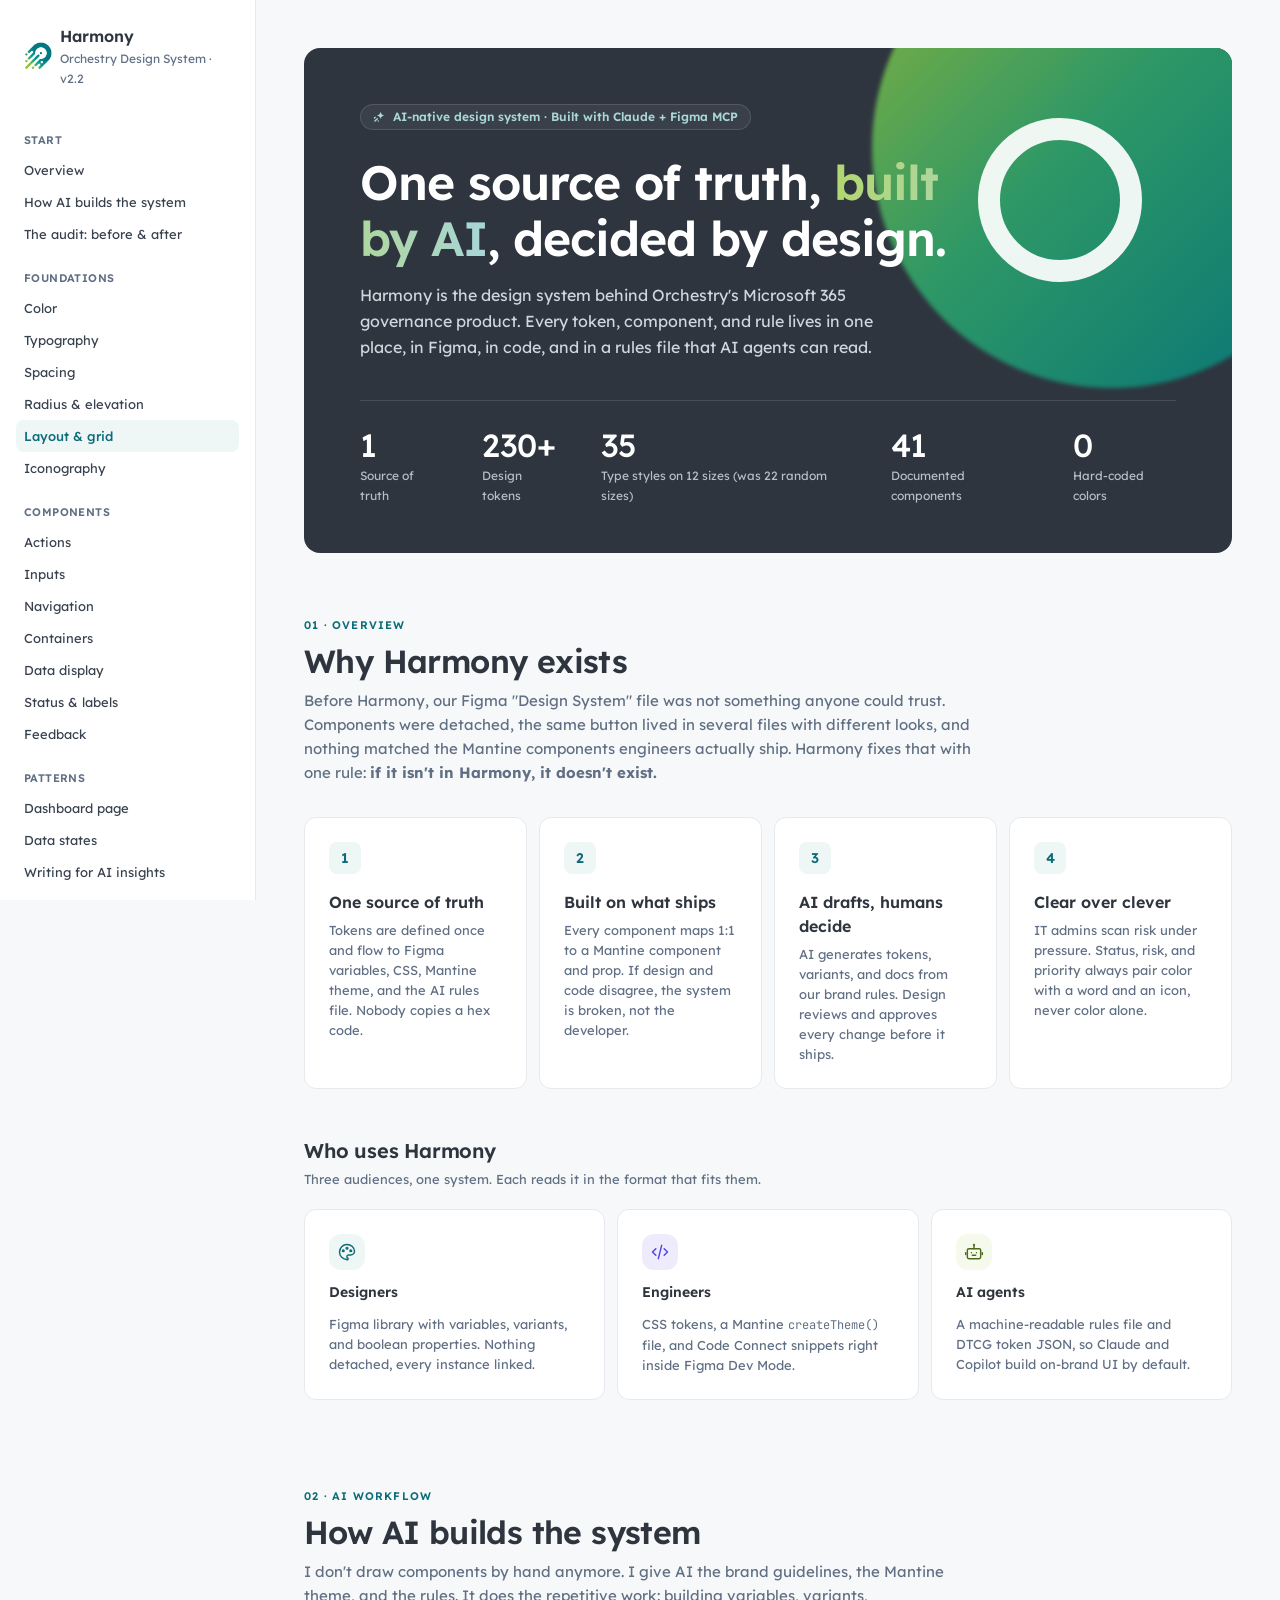
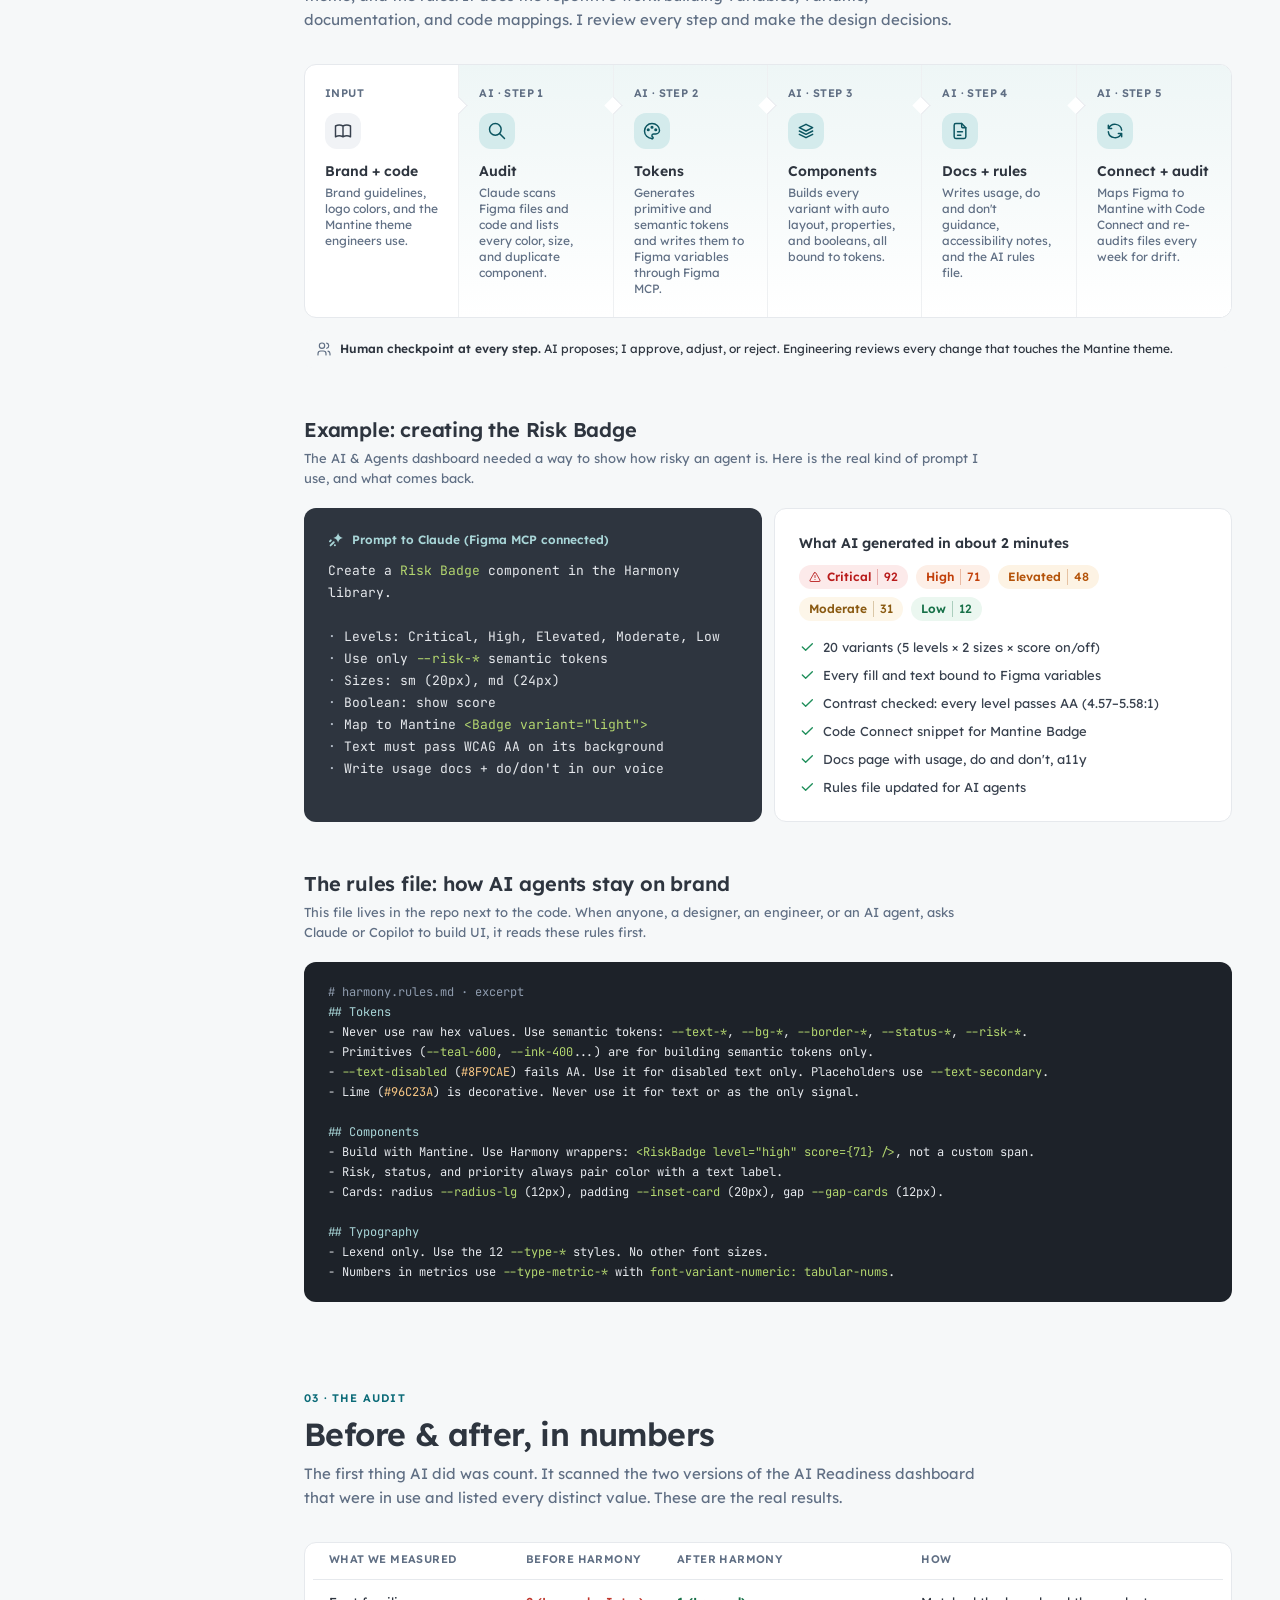
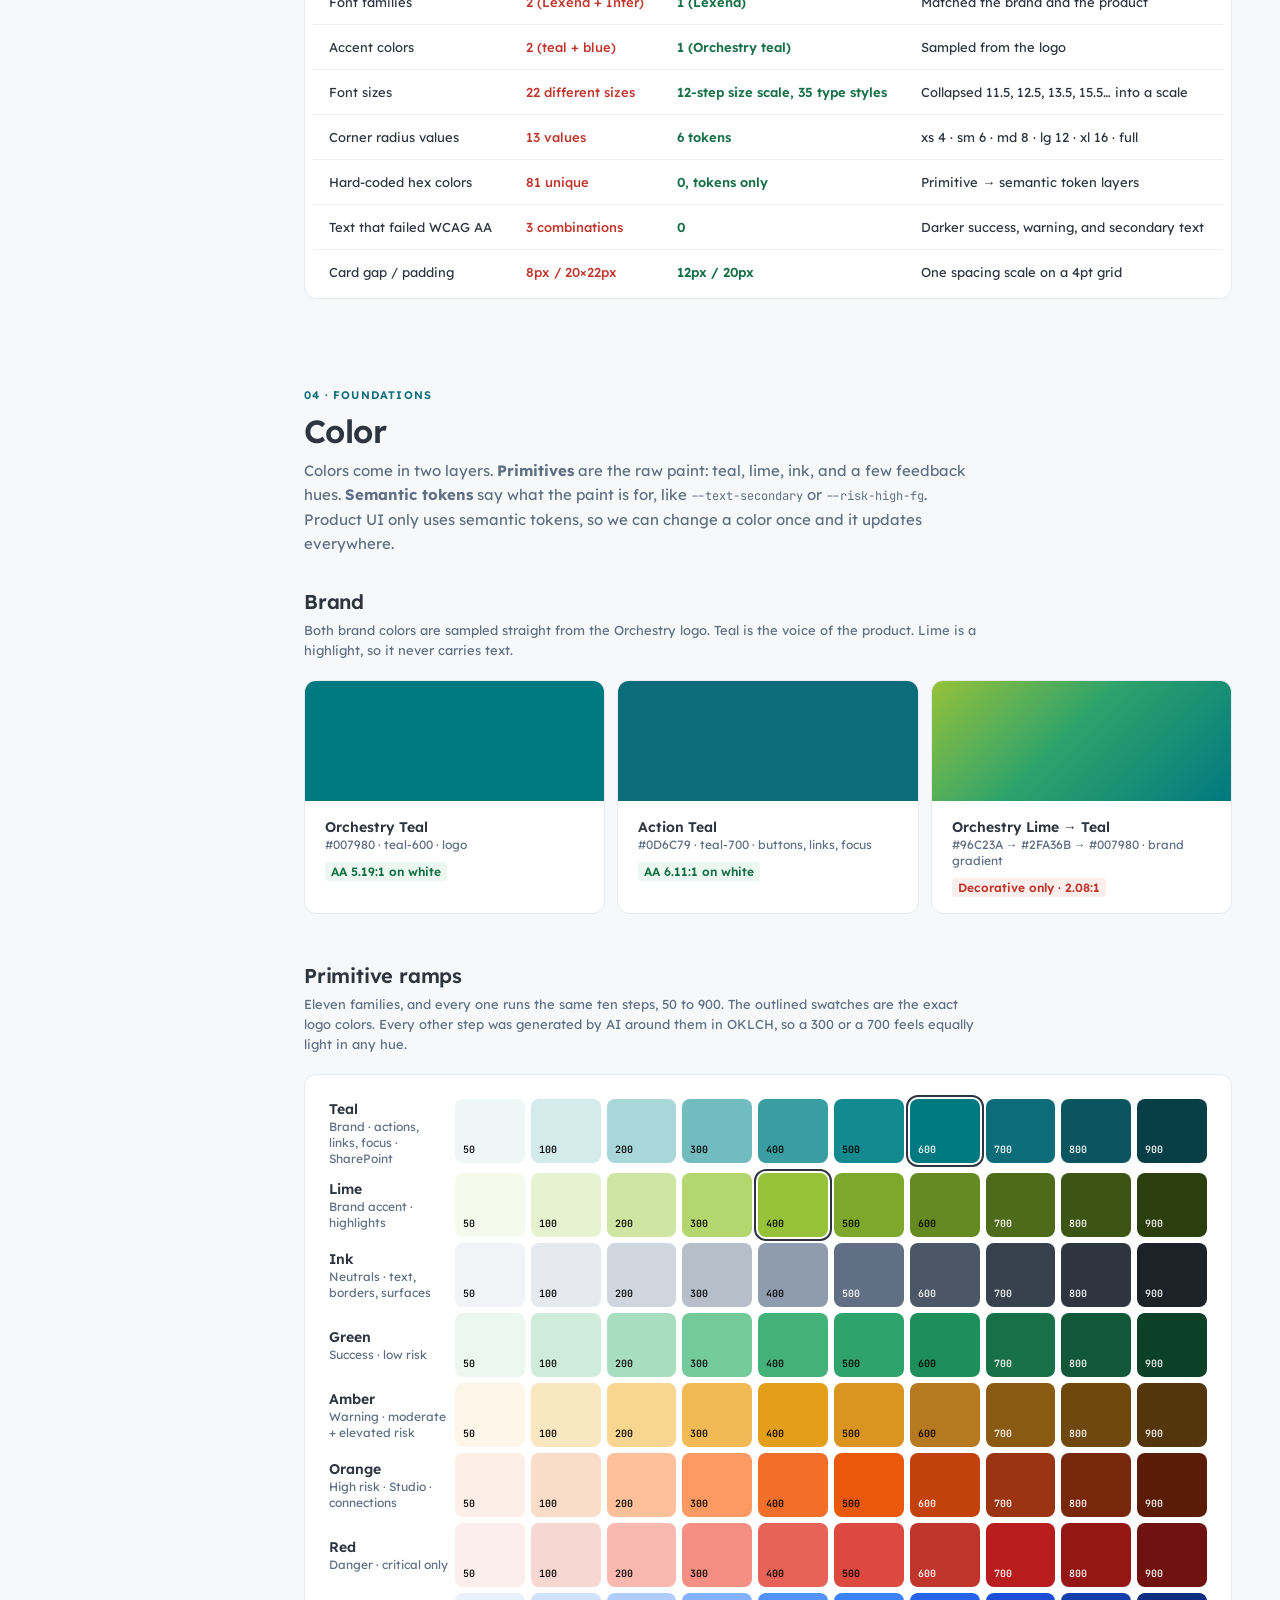
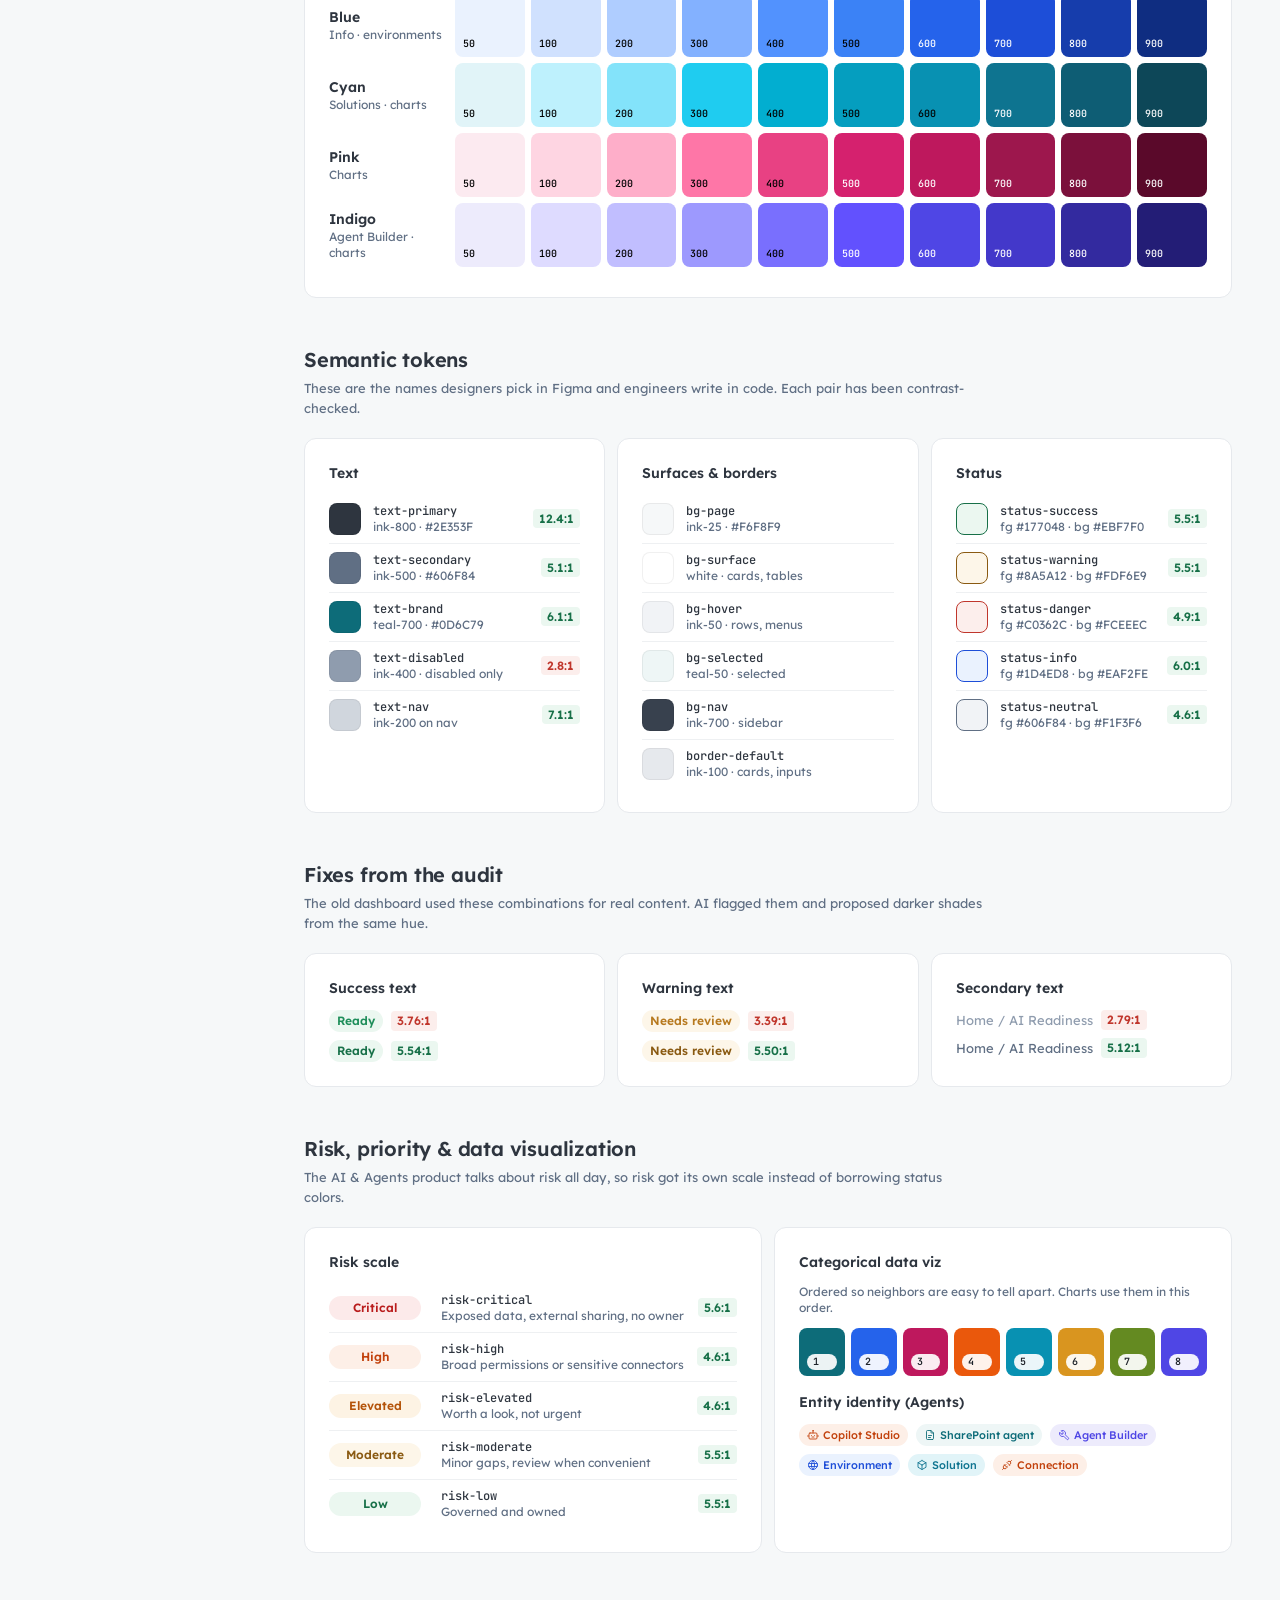
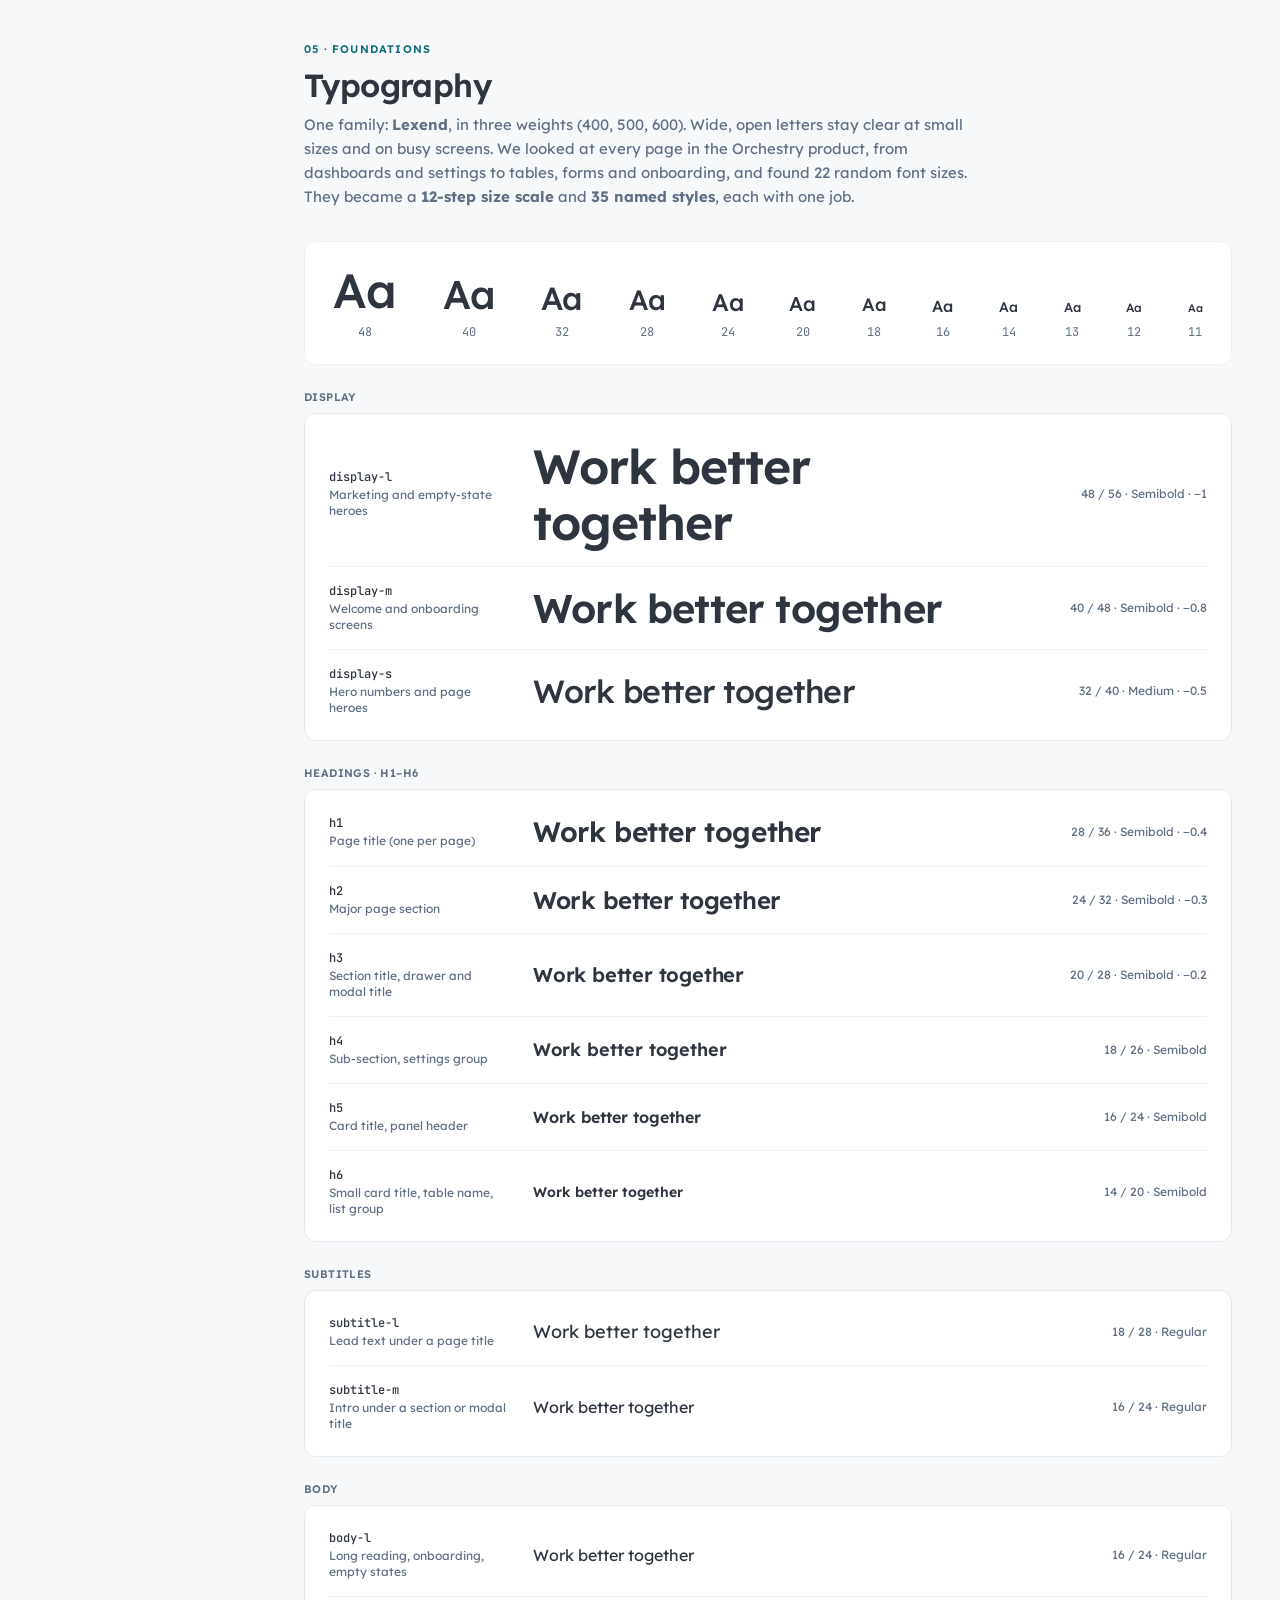
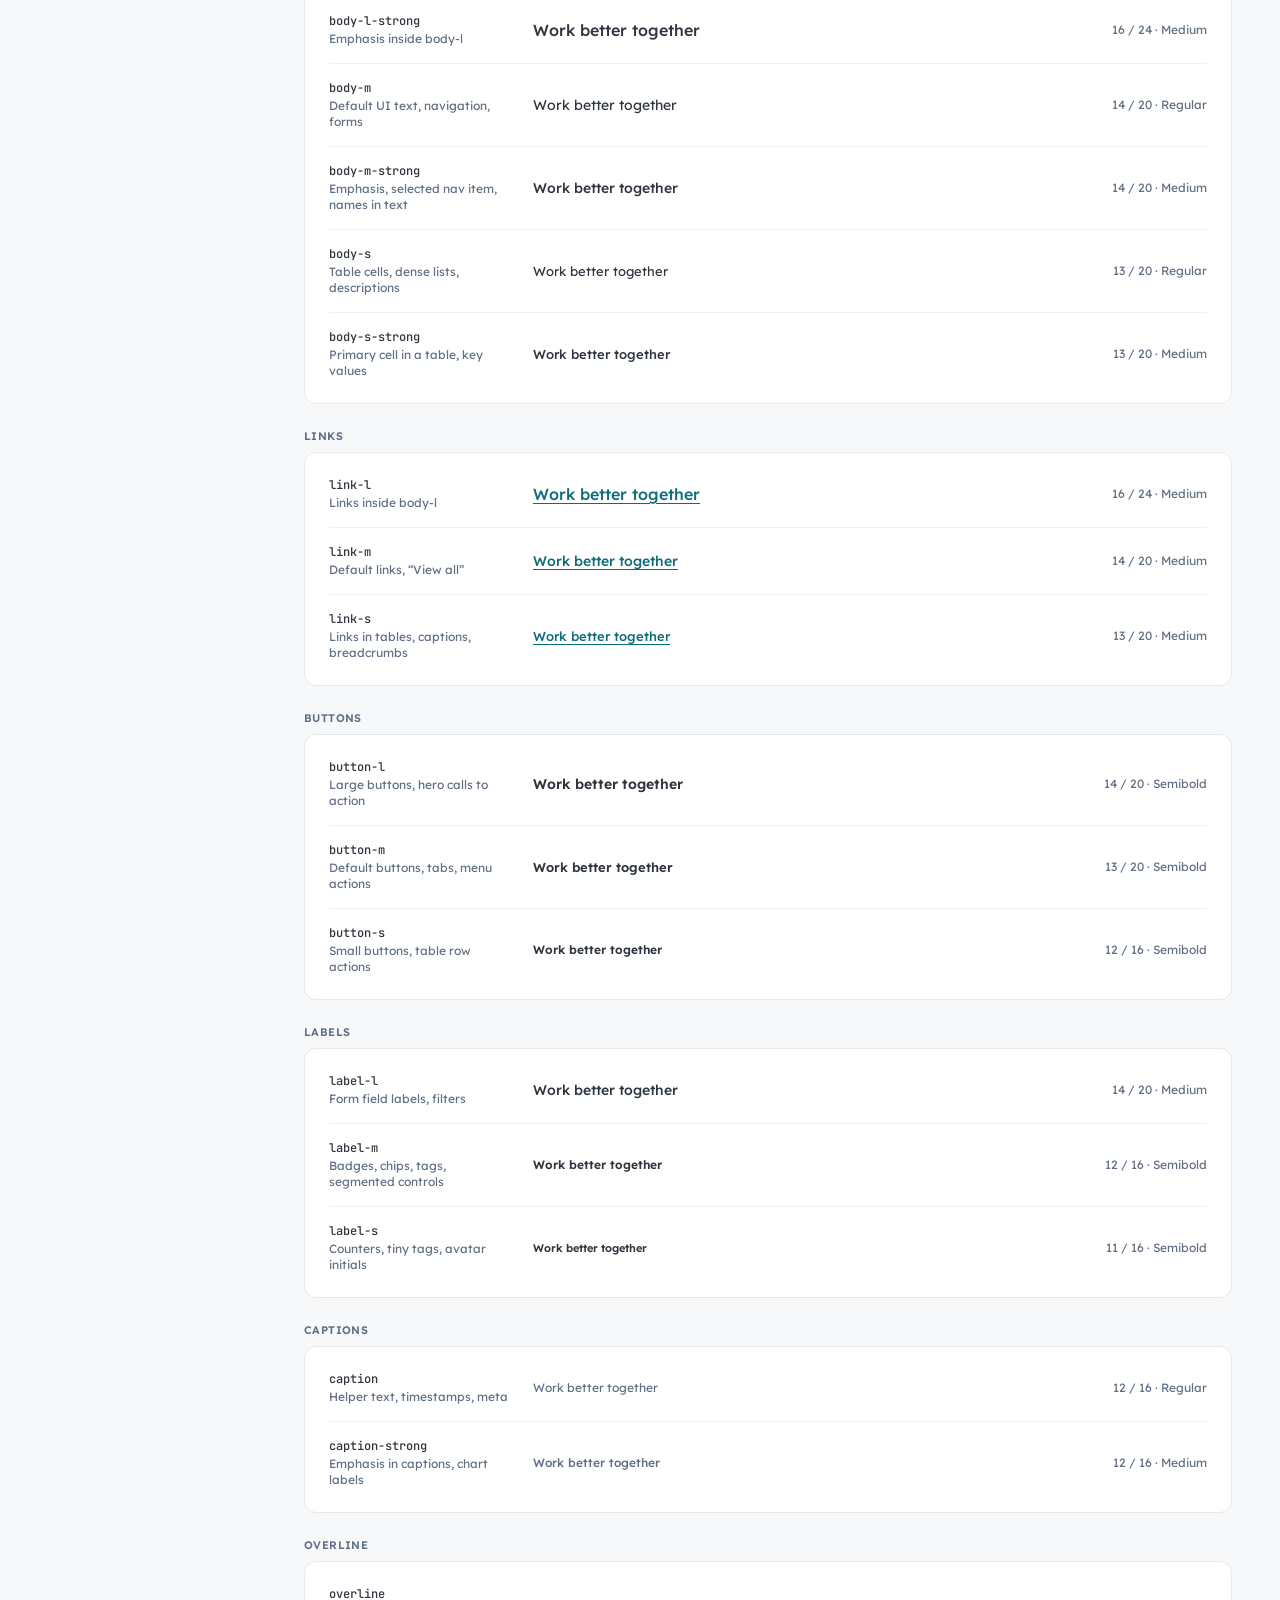
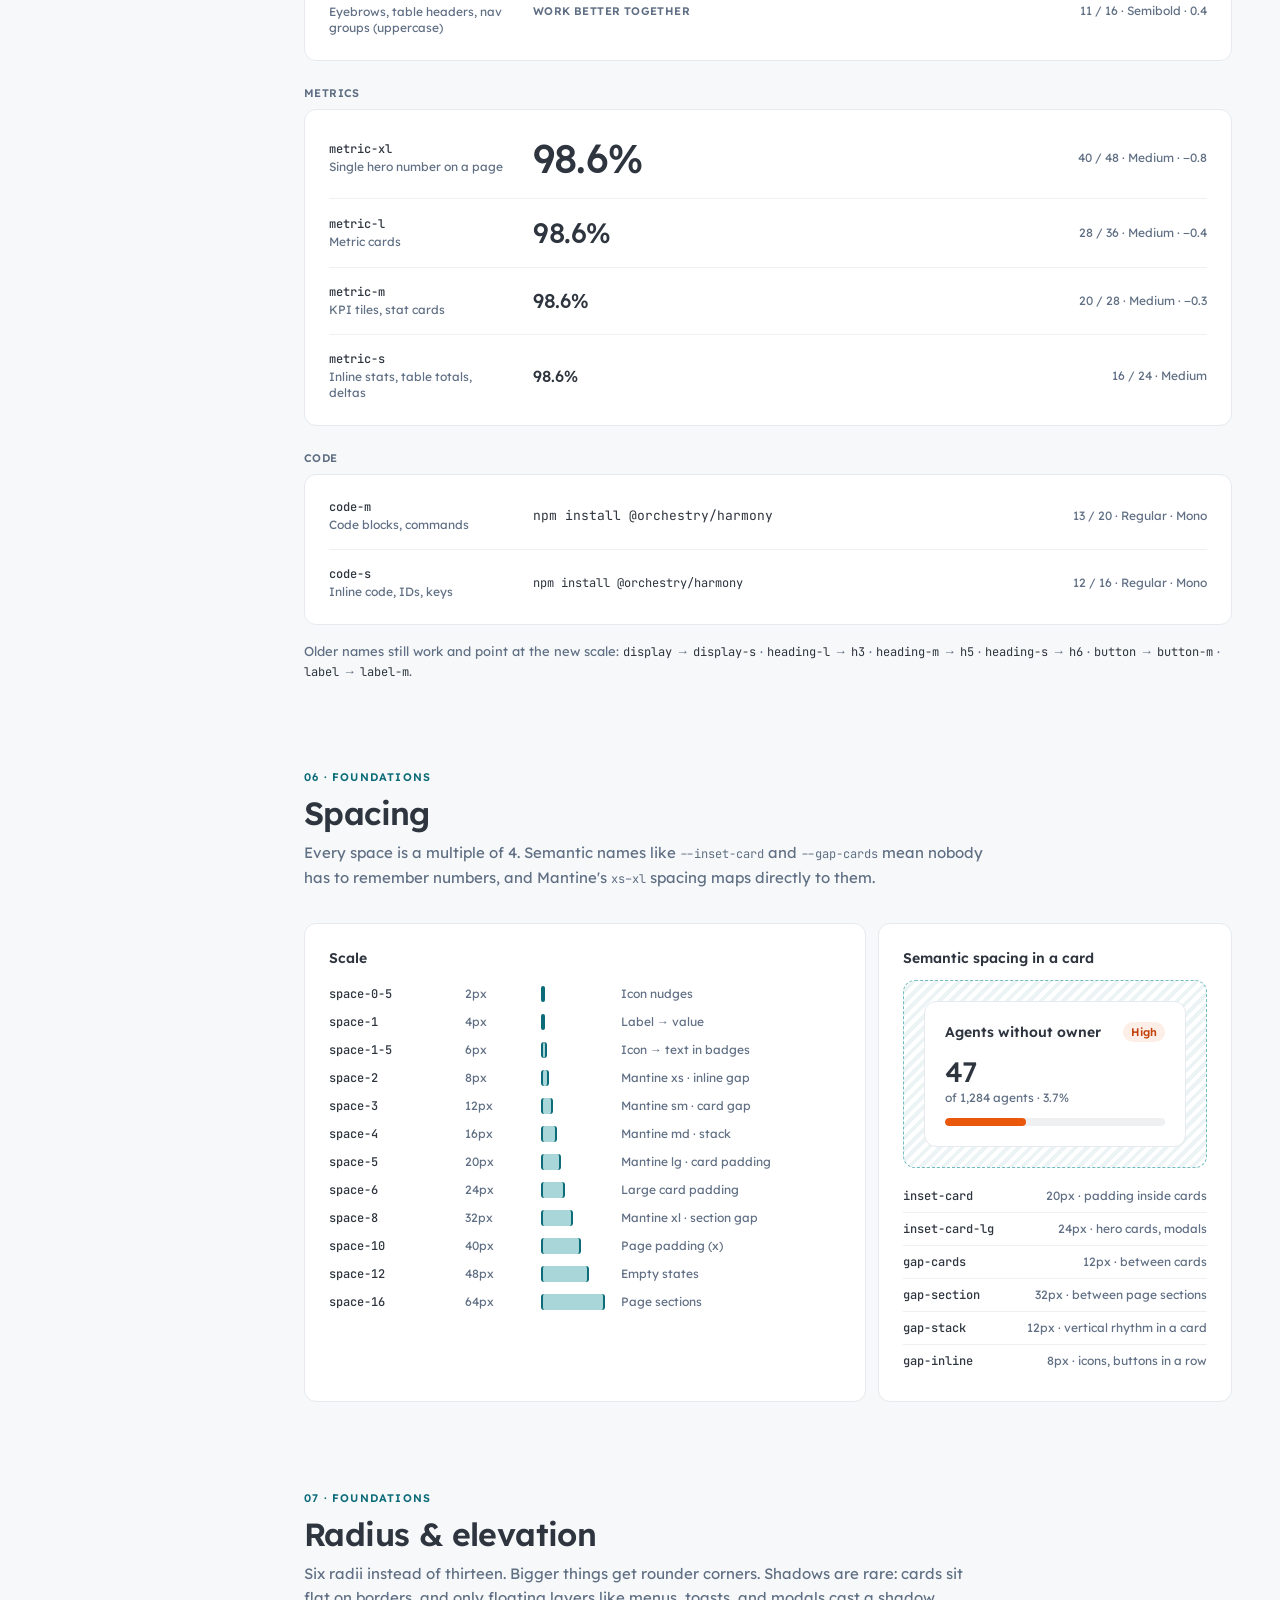
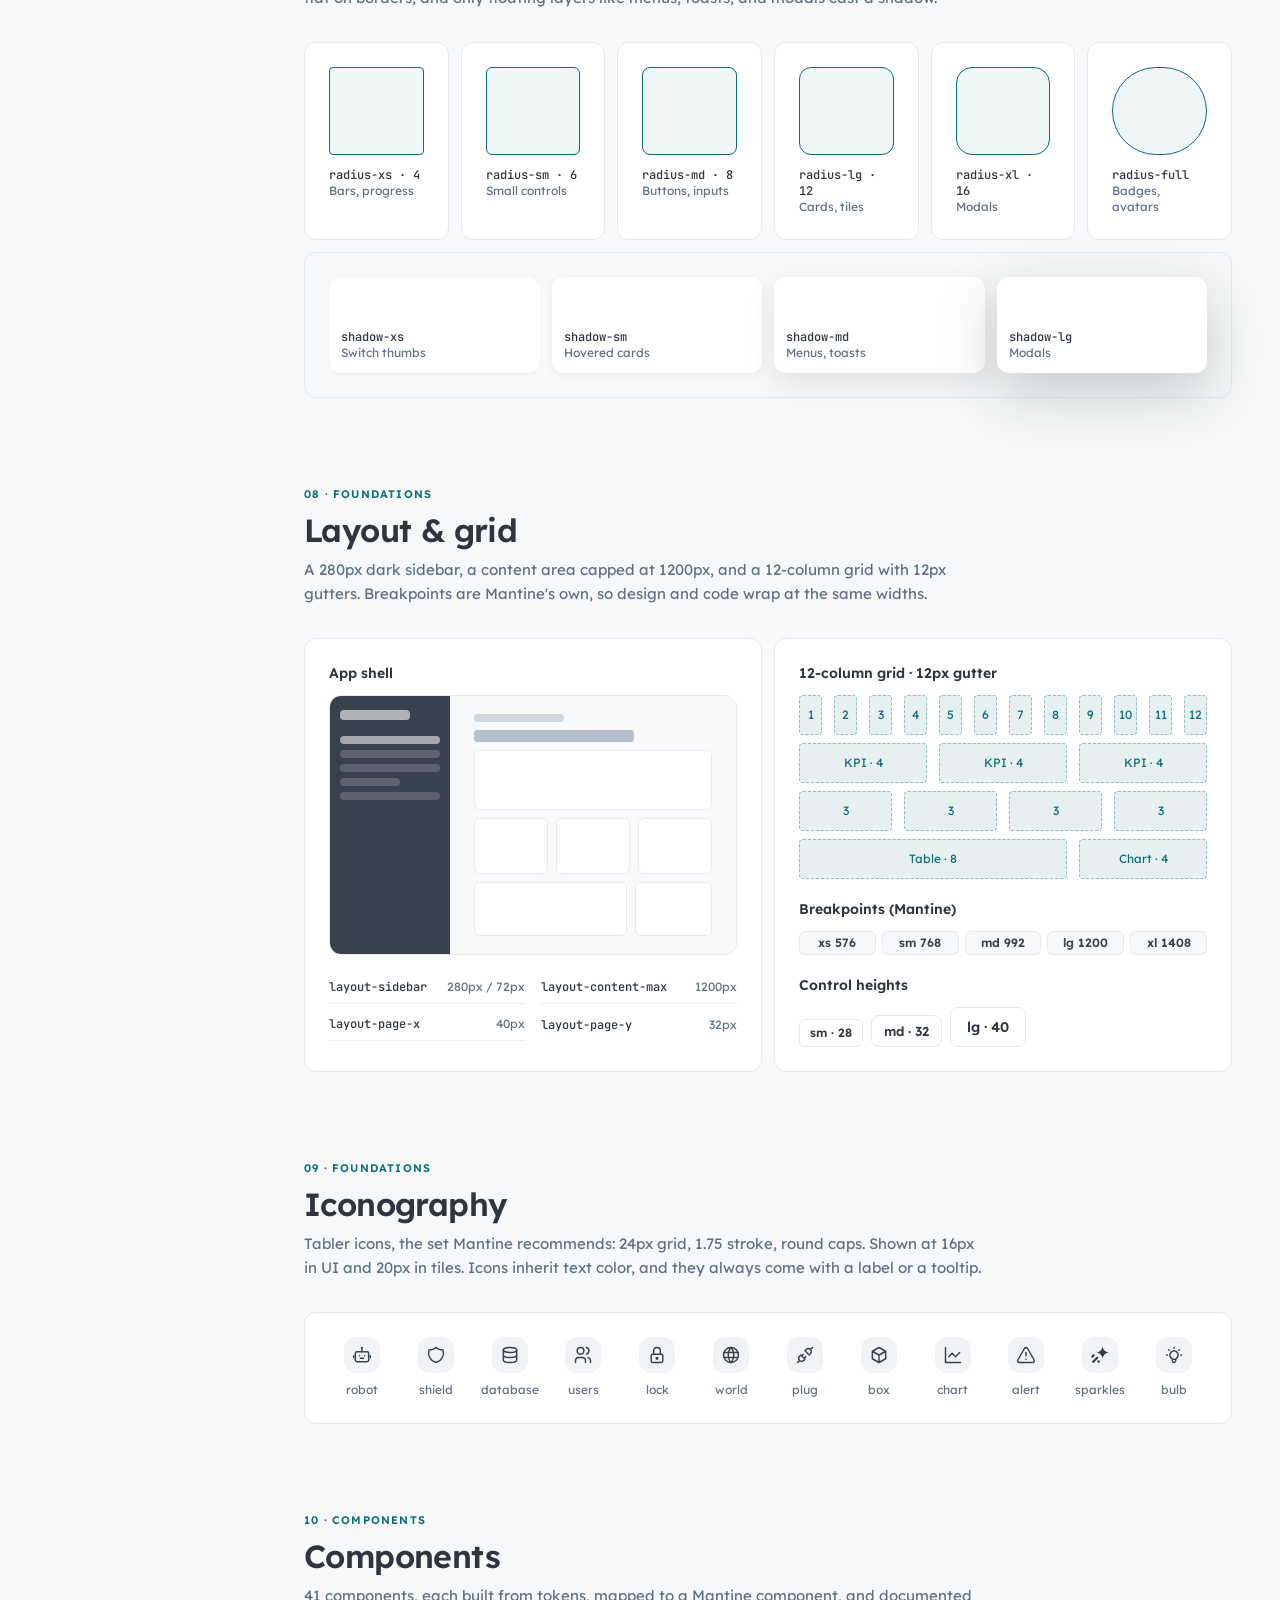
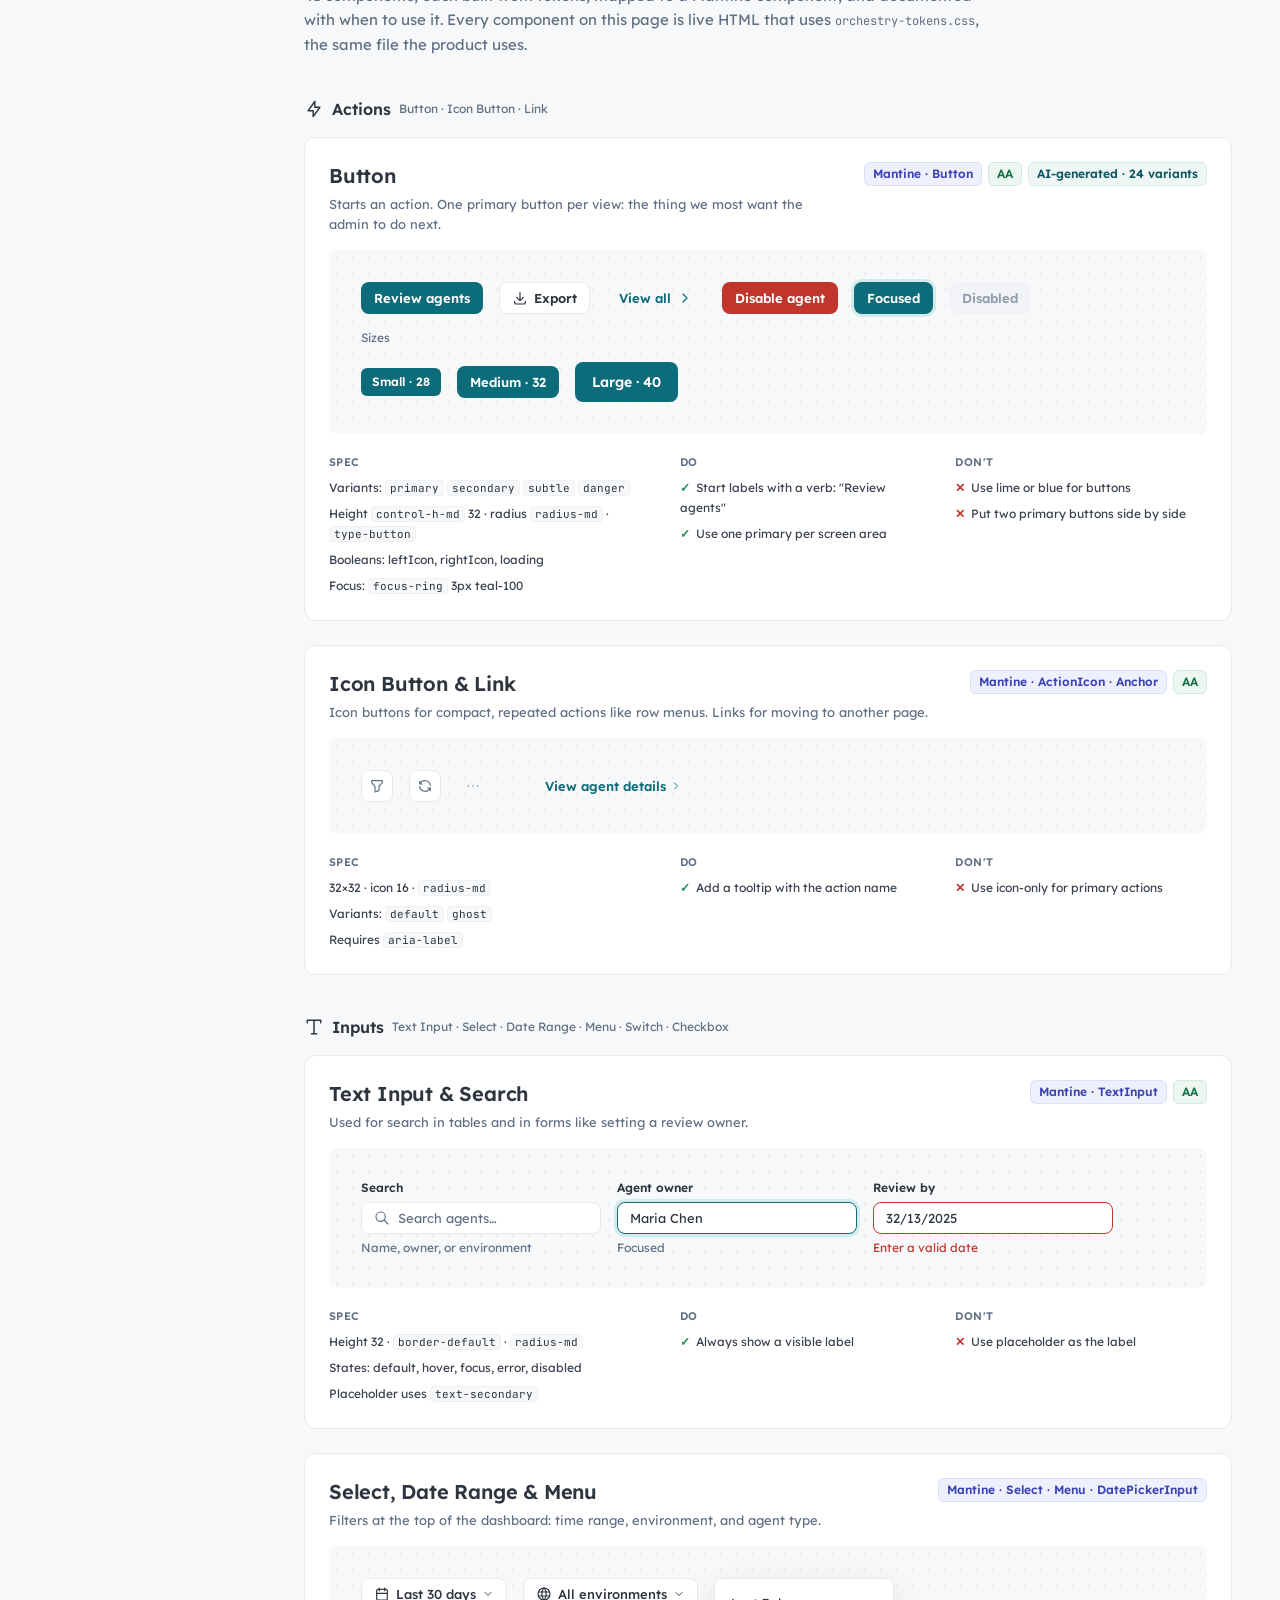
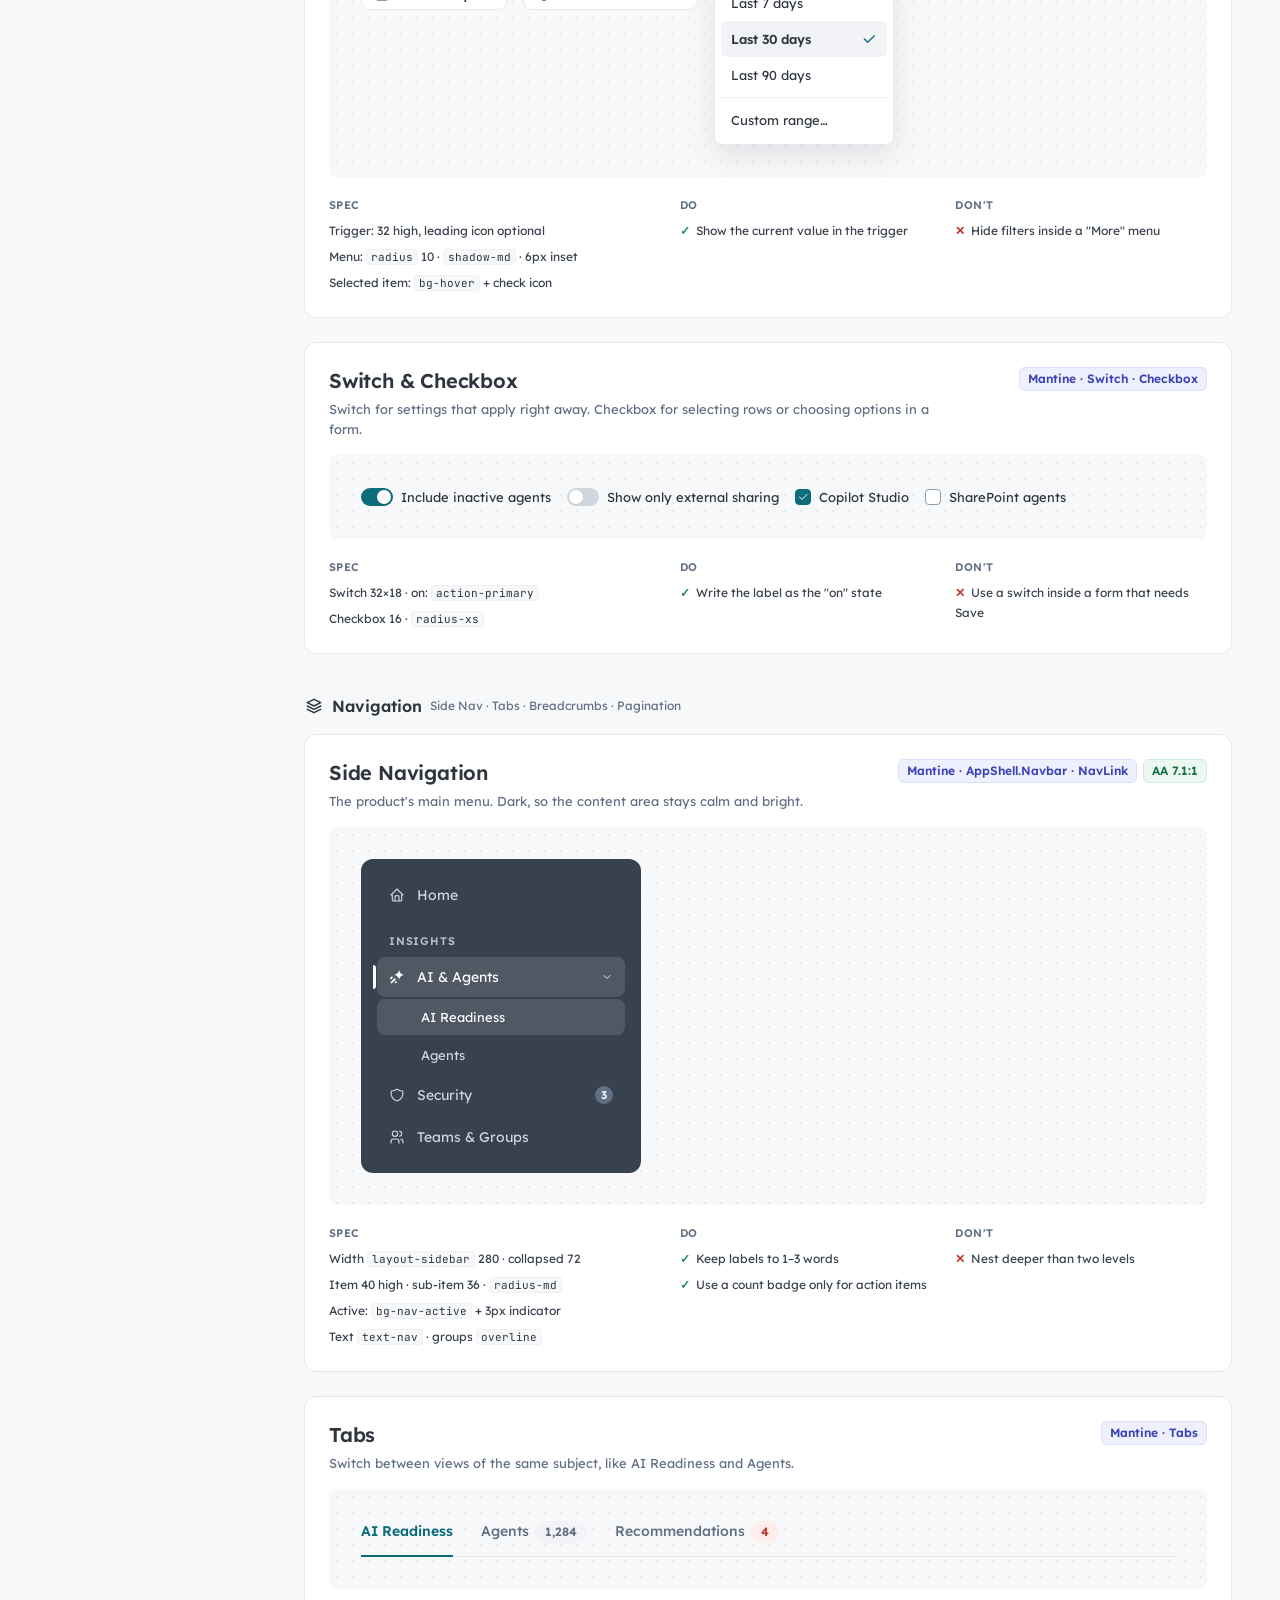
<file: docs.html>
<!DOCTYPE html>
<html lang="en">
<head>
<meta charset="UTF-8">
<meta name="viewport" content="width=device-width, initial-scale=1.0">
<title>Harmony: Orchestry Design System</title>
<link rel="preconnect" href="https://fonts.googleapis.com">
<link href="https://fonts.googleapis.com/css2?family=Lexend:wght@400;500;600;700&family=JetBrains+Mono:wght@400;500&display=swap" rel="stylesheet">
<link rel="stylesheet" href="orchestry-tokens.css?v=3.0.13">
<link rel="stylesheet" href="harmony-components.css?v=3.0.13">
<style>
/* ================= DOCS SHELL ================= */
* { margin: 0; padding: 0; box-sizing: border-box; }
html { scroll-behavior: smooth; scroll-padding-top: 24px; }
body { font: var(--type-body-m); color: var(--text-primary); background: var(--bg-page); -webkit-font-smoothing: antialiased; }
a { color: var(--text-brand); text-decoration: none; }
code, .mono { font-family: var(--font-mono); font-size: 12px; }
svg { display: block; }
.ic { width: 16px; height: 16px; flex-shrink: 0; }
.ic-sm { width: 12px; height: 12px; flex-shrink: 0; }
.ic-lg { width: 20px; height: 20px; flex-shrink: 0; }

.doc { display: grid; grid-template-columns: 256px 1fr; min-height: 100vh; }
.doc-nav { position: sticky; top: 0; height: 100vh; overflow-y: auto; background: var(--bg-surface); border-right: 1px solid var(--border-default); padding: var(--space-6) var(--space-4) var(--space-12); scrollbar-width: thin; }
.doc-brand { display: flex; align-items: center; gap: var(--space-2); padding: 0 var(--space-2) var(--space-6); }
.doc-brand img { width: 28px; height: 28px; }
.doc-brand b { font: var(--type-heading-m); display: block; }
.doc-brand span { font: var(--type-caption); color: var(--text-secondary); }
.doc-nav h6 { font: var(--type-overline); letter-spacing: var(--track-overline); text-transform: uppercase; color: var(--text-secondary); padding: var(--space-5) var(--space-2) var(--space-1-5); }
.doc-nav a { display: block; padding: 6px var(--space-2); border-radius: var(--radius-md); font: var(--type-body-s); color: var(--text-body); }
.doc-nav a:hover { background: var(--bg-hover); }
.doc-nav a.on { background: var(--bg-selected); color: var(--text-brand); font-weight: 500; }

.doc-main { min-width: 0; }
.doc-wrap { max-width: 1120px; margin: 0 auto; padding: var(--space-12) var(--space-12) var(--space-16); }

.hero { position: relative; overflow: hidden; border-radius: var(--radius-xl); background: var(--ink-800); color: #fff; padding: 56px 56px 48px; margin-bottom: var(--space-16); }
.hero::after { content: ''; position: absolute; right: -120px; top: -140px; width: 480px; height: 480px; border-radius: 50%; background: var(--brand-gradient); opacity: .9; filter: blur(2px); }
.hero::before { content: ''; position: absolute; right: 90px; top: 70px; width: 120px; height: 120px; border-radius: 50%; border: 22px solid rgba(255,255,255,.92); z-index: 1; }
.hero > * { position: relative; z-index: 2; }
.hero-kicker { display: inline-flex; align-items: center; gap: 8px; font: var(--type-label); color: var(--teal-200); background: rgba(255,255,255,.06); border: 1px solid rgba(255,255,255,.12); padding: 4px 12px; border-radius: var(--radius-full); margin-bottom: var(--space-6); }
.hero h1 { font-size: 48px; line-height: 56px; font-weight: 600; letter-spacing: -1px; max-width: 620px; }
.hero h1 em { font-style: normal; background: linear-gradient(90deg, var(--lime-300), var(--teal-200)); -webkit-background-clip: text; background-clip: text; color: transparent; }
.hero p { font-size: 16px; line-height: 26px; color: var(--ink-200); max-width: 560px; margin-top: var(--space-4); }
.hero-stats { display: flex; gap: var(--space-10); margin-top: var(--space-10); padding-top: var(--space-6); border-top: 1px solid rgba(255,255,255,.12); }
.hero-stats b { display: block; font: var(--type-display); letter-spacing: var(--track-display); }
.hero-stats span { font: var(--type-caption); color: var(--ink-300); }

.sec { margin-bottom: 88px; }
.sec-num { font: var(--type-overline); letter-spacing: 1.2px; text-transform: uppercase; color: var(--text-brand); margin-bottom: var(--space-2); }
.sec h2 { font-size: 32px; line-height: 40px; font-weight: 600; letter-spacing: -0.6px; }
.sec-lead { font-size: 15px; line-height: 24px; color: var(--text-secondary); max-width: 680px; margin-top: var(--space-2); margin-bottom: var(--space-8); }
.sub { margin-top: var(--space-12); }
.sub h3 { font: var(--type-heading-l); letter-spacing: var(--track-heading-l); margin-bottom: var(--space-1); }
.sub > p { font: var(--type-body-s); color: var(--text-secondary); max-width: 680px; margin-bottom: var(--space-5); }

.panel { background: var(--bg-surface); border: 1px solid var(--border-default); border-radius: var(--radius-lg); padding: var(--space-6); }
.grid-2 { display: grid; grid-template-columns: repeat(2, 1fr); gap: var(--gap-cards); }
.grid-3 { display: grid; grid-template-columns: repeat(3, 1fr); gap: var(--gap-cards); }
.grid-4 { display: grid; grid-template-columns: repeat(4, 1fr); gap: var(--gap-cards); }

/* Principles */
.principle { background: var(--bg-surface); border: 1px solid var(--border-default); border-radius: var(--radius-lg); padding: var(--space-6); }
.principle .n { width: 32px; height: 32px; border-radius: var(--radius-md); background: var(--bg-selected); color: var(--text-brand); display: flex; align-items: center; justify-content: center; font: var(--type-heading-s); margin-bottom: var(--space-4); }
.principle h4 { font: var(--type-heading-m); margin-bottom: var(--space-1-5); }
.principle p { font: var(--type-body-s); color: var(--text-secondary); }

/* Pipeline */
.pipe { display: grid; grid-template-columns: repeat(6, 1fr); gap: 0; background: var(--bg-surface); border: 1px solid var(--border-default); border-radius: var(--radius-lg); overflow: hidden; }
.pipe-step { padding: var(--space-5); border-right: 1px solid var(--border-subtle); position: relative; }
.pipe-step:last-child { border-right: none; }
.pipe-step:not(:last-child)::after { content: ''; position: absolute; right: -7px; top: 34px; width: 12px; height: 12px; background: var(--bg-surface); border-top: 1px solid var(--border-default); border-right: 1px solid var(--border-default); transform: rotate(45deg); z-index: 1; }
.pipe-step .k { font: var(--type-overline); letter-spacing: var(--track-overline); color: var(--text-secondary); text-transform: uppercase; }
.pipe-step .ico { width: 36px; height: 36px; border-radius: var(--radius-lg); display: flex; align-items: center; justify-content: center; margin: var(--space-3) 0; }
.pipe-step h5 { font: var(--type-heading-s); margin-bottom: 4px; }
.pipe-step p { font: var(--type-caption); color: var(--text-secondary); }
.pipe-step.ai { background: linear-gradient(180deg, var(--teal-50), var(--bg-surface)); }

/* Prompt / output */
.prompt { background: var(--ink-800); color: var(--ink-100); border-radius: var(--radius-lg); padding: var(--space-6); font: 400 13px/22px var(--font-mono); }
.prompt .who { display: flex; align-items: center; gap: 8px; font: var(--type-label); font-family: var(--font-sans); color: var(--teal-200); margin-bottom: var(--space-3); }
.prompt .hl { color: var(--lime-300); }
.prompt .dim { color: var(--ink-300); }
pre.code { background: var(--ink-900); color: var(--ink-100); border-radius: var(--radius-lg); padding: var(--space-5) var(--space-6); font: 400 12px/20px var(--font-mono); overflow-x: auto; white-space: pre; }
pre.code .c { color: var(--ink-400); } pre.code .s { color: var(--lime-300); } pre.code .k { color: var(--teal-200); } pre.code .n { color: #F9C784; }
.checklist { display: flex; flex-direction: column; gap: var(--space-2); }
.checklist div { display: flex; gap: var(--space-2); font: var(--type-body-s); color: var(--text-body); }
.checklist svg { color: var(--status-success-solid); margin-top: 2px; }

/* Audit table */
.audit { width: 100%; border-collapse: collapse; }
.audit th { font: var(--type-overline); letter-spacing: var(--track-overline); text-transform: uppercase; color: var(--text-secondary); text-align: left; padding: 0 var(--space-4) var(--space-3); border-bottom: 1px solid var(--border-default); }
.audit td { padding: var(--space-3) var(--space-4); border-bottom: 1px solid var(--border-subtle); font: var(--type-body-s); }
.audit tr:last-child td { border-bottom: none; }
.audit .before { color: var(--status-danger-fg); font-weight: 500; }
.audit .after { color: var(--status-success-fg); font-weight: 600; }

/* Swatches */
.ramp { display: grid; grid-template-columns: 120px repeat(10, 1fr); gap: 6px; align-items: stretch; margin-bottom: 6px; }
.ramp-name { font: var(--type-heading-s); display: flex; flex-direction: column; justify-content: center; }
.ramp-name span { font: var(--type-caption); color: var(--text-secondary); font-weight: 400; }
.sw { height: 64px; border-radius: var(--radius-md); padding: 6px 8px; display: flex; flex-direction: column; justify-content: flex-end; font: 500 10px/14px var(--font-mono); }
.sw.brand { outline: 2px solid var(--ink-800); outline-offset: 2px; }
.tok { display: flex; align-items: center; gap: var(--space-3); padding: var(--space-2) 0; border-bottom: 1px solid var(--border-subtle); }
.tok:last-child { border-bottom: none; }
.tok-chip { width: 32px; height: 32px; border-radius: var(--radius-md); border: 1px solid rgba(0,0,0,.06); flex-shrink: 0; }
.tok-name { font: 500 12px/16px var(--font-mono); color: var(--text-primary); }
.tok-val { font: var(--type-caption); color: var(--text-secondary); }
.tok-meta { margin-left: auto; font: var(--type-caption); color: var(--text-secondary); text-align: right; }
.panel h4 { font: var(--type-heading-s); margin-bottom: var(--space-3); }
.aa { font: var(--type-label); padding: 2px 6px; border-radius: var(--radius-xs); background: var(--status-success-bg); color: var(--status-success-fg); }
.aa.fail { background: var(--status-danger-bg); color: var(--status-danger-fg); }

/* Type specimen */
.type-row { display: grid; grid-template-columns: 180px 1fr 220px; gap: var(--space-6); align-items: center; padding: var(--space-4) 0; border-bottom: 1px solid var(--border-subtle); }
.type-row:last-child { border-bottom: none; }
.type-group { font: var(--type-overline); letter-spacing: var(--track-overline); text-transform: uppercase; color: var(--text-secondary); margin: var(--space-6) 0 var(--space-2); }
.type-sizes { display: flex; align-items: flex-end; justify-content: space-between; gap: 12px; padding: 24px 28px; margin-bottom: var(--space-2); background: var(--bg-surface); border: 1px solid var(--border-subtle); border-radius: var(--radius-lg); overflow-x: auto; }
.type-sizes > div { display: flex; flex-direction: column; align-items: center; gap: 10px; color: var(--text-primary); }
.type-sizes small { font: 400 12px/16px var(--font-mono); color: var(--text-secondary); }
.type-legacy { font: var(--type-body-s); color: var(--text-secondary); margin-top: var(--space-4); }
.type-legacy code { font: var(--type-code-s); color: var(--text-primary); }
.type-row .tn { font: 500 12px/16px var(--font-mono); }
.type-row .tu { font: var(--type-caption); color: var(--text-secondary); margin-top: 2px; }
.type-row .ts { font: var(--type-caption); color: var(--text-secondary); text-align: right; }

/* Spacing */
.space-row { display: grid; grid-template-columns: 120px 60px 1fr 220px; gap: var(--space-4); align-items: center; padding: 6px 0; }
.space-bar { height: 16px; background: var(--teal-200); border-radius: 3px; border-left: 2px solid var(--teal-700); border-right: 2px solid var(--teal-700); }
.radius-demo { height: 88px; background: var(--teal-50); border: 1.5px solid var(--teal-700); }
.shadow-demo { height: 96px; background: var(--bg-surface); border-radius: var(--radius-lg); display: flex; align-items: flex-end; padding: var(--space-3); }

/* Grid demo */
.cols12 { display: grid; grid-template-columns: repeat(12, 1fr); gap: 12px; }
.cols12 > div { height: 40px; background: rgba(13,108,121,.10); border: 1px dashed rgba(13,108,121,.4); border-radius: 4px; display: flex; align-items: center; justify-content: center; font: var(--type-caption); color: var(--text-brand); }
.shell { display: grid; grid-template-columns: 120px 1fr; height: 260px; border-radius: var(--radius-lg); overflow: hidden; border: 1px solid var(--border-default); }
.shell-nav { background: var(--bg-nav); padding: 14px 10px; display: flex; flex-direction: column; gap: 6px; }
.shell-nav i { display: block; height: 8px; border-radius: 4px; background: rgba(255,255,255,.18); }
.shell-nav i.on { background: rgba(255,255,255,.55); }
.shell-main { background: var(--bg-page); padding: 18px 24px; display: flex; flex-direction: column; gap: 8px; }
.shell-main .bar { height: 12px; width: 160px; border-radius: 4px; background: var(--ink-300); }
.shell-main .row { display: grid; gap: 8px; }
.shell-main .row div { background: var(--bg-surface); border: 1px solid var(--border-default); border-radius: 6px; }
.callout-dim { position: relative; }
.dim-label { font: 500 10px/12px var(--font-mono); color: var(--red-600); }

/* Component docs */
.comp { background: var(--bg-surface); border: 1px solid var(--border-default); border-radius: var(--radius-lg); margin-bottom: var(--space-6); overflow: hidden; scroll-margin-top: 24px; }
.comp-head { display: flex; align-items: flex-start; justify-content: space-between; gap: var(--space-6); padding: var(--space-6) var(--space-6) var(--space-4); }
.comp-head h4 { font: var(--type-heading-l); letter-spacing: var(--track-heading-l); }
.comp-head p { font: var(--type-body-s); color: var(--text-secondary); margin-top: 4px; max-width: 620px; }
.comp-meta { display: flex; gap: 6px; flex-shrink: 0; flex-wrap: wrap; justify-content: flex-end; }
.sw-pill { display: inline-block; padding: 1px 6px; border-radius: var(--radius-full); background: rgba(255,255,255,.92); color: var(--ink-900); font-weight: 600; }
.meta-chip { font: var(--type-label); padding: 3px 8px; border-radius: var(--radius-sm); background: var(--bg-subtle); color: var(--text-body); border: 1px solid var(--border-default); white-space: nowrap; }
.meta-chip.m { background: #EEF0FD; border-color: #DADFFB; color: #3B43B5; }
.meta-chip.ok { background: var(--status-success-bg); border-color: var(--green-100); color: var(--status-success-fg); }
.meta-chip.ai { background: var(--teal-50); border-color: var(--teal-100); color: var(--teal-800); }
.comp-demo { margin: 0 var(--space-6); padding: var(--space-8); background: var(--bg-page); background-image: radial-gradient(var(--ink-100) 1px, transparent 1px); background-size: 16px 16px; border-radius: var(--radius-md); display: flex; flex-wrap: wrap; gap: var(--space-4); align-items: center; }
.comp-demo.col { flex-direction: column; align-items: stretch; }
.comp-demo.center { justify-content: center; }
.comp-foot { display: grid; grid-template-columns: 1.3fr 1fr 1fr; gap: var(--space-6); padding: var(--space-5) var(--space-6) var(--space-6); }
.comp-foot h5 { font: var(--type-overline); letter-spacing: var(--track-overline); text-transform: uppercase; color: var(--text-secondary); margin-bottom: var(--space-2); }
.comp-foot ul { list-style: none; display: flex; flex-direction: column; gap: 6px; }
.comp-foot li { font: var(--type-caption); line-height: 20px; color: var(--text-body); }
.comp-foot li code { font-size: 11px; background: var(--bg-subtle); border: 1px solid var(--border-subtle); padding: 0 4px; border-radius: 4px; color: var(--ink-800); white-space: nowrap; }
.do li::before { content: '✓'; color: var(--status-success-solid); font-weight: 700; margin-right: 6px; }
.dont li::before { content: '✕'; color: var(--status-danger-solid); font-weight: 700; margin-right: 6px; }
.group-title { font: var(--type-heading-m); margin: var(--space-10) 0 var(--space-4); display: flex; align-items: center; gap: var(--space-2); }
.group-title span { font: var(--type-caption); color: var(--text-secondary); font-weight: 400; }
.lbl { font: var(--type-caption); color: var(--text-secondary); width: 100%; }

/* Changelog */
.log { display: grid; grid-template-columns: 120px 80px 1fr; gap: var(--space-4); padding: var(--space-3) 0; border-bottom: 1px solid var(--border-subtle); font: var(--type-body-s); }
.log:last-child { border-bottom: none; }
.log .d { color: var(--text-secondary); }


@media (max-width: 1100px) { .doc { grid-template-columns: 1fr; } .doc-nav { display: none; } .doc-wrap { padding: 32px 24px; } .pipe { grid-template-columns: repeat(3, 1fr); } .grid-4 { grid-template-columns: repeat(2, 1fr); } }
</style>
</head>
<body>
<!-- ============ ICON SPRITE (Tabler-style, 1.75 stroke) ============ -->
<svg width="0" height="0" style="position:absolute">
  <defs>
    <symbol id="i-check" viewBox="0 0 24 24" fill="none" stroke="currentColor" stroke-width="2" stroke-linecap="round" stroke-linejoin="round"><path d="M5 12l5 5L20 7"/></symbol>
    <symbol id="i-x" viewBox="0 0 24 24" fill="none" stroke="currentColor" stroke-width="1.75" stroke-linecap="round" stroke-linejoin="round"><path d="M18 6L6 18M6 6l12 12"/></symbol>
    <symbol id="i-info" viewBox="0 0 24 24" fill="none" stroke="currentColor" stroke-width="1.75" stroke-linecap="round" stroke-linejoin="round"><circle cx="12" cy="12" r="9"/><path d="M12 8h.01M11 12h1v4h1"/></symbol>
    <symbol id="i-alert" viewBox="0 0 24 24" fill="none" stroke="currentColor" stroke-width="1.75" stroke-linecap="round" stroke-linejoin="round"><path d="M12 9v4M12 17h.01"/><path d="M10.3 3.9L2.2 18a2 2 0 001.7 3h16.2a2 2 0 001.7-3L13.7 3.9a2 2 0 00-3.4 0z"/></symbol>
    <symbol id="i-down" viewBox="0 0 24 24" fill="none" stroke="currentColor" stroke-width="1.75" stroke-linecap="round" stroke-linejoin="round"><path d="M6 9l6 6 6-6"/></symbol>
    <symbol id="i-right" viewBox="0 0 24 24" fill="none" stroke="currentColor" stroke-width="1.75" stroke-linecap="round" stroke-linejoin="round"><path d="M9 6l6 6-6 6"/></symbol>
    <symbol id="i-up-arrow" viewBox="0 0 24 24" fill="none" stroke="currentColor" stroke-width="2" stroke-linecap="round" stroke-linejoin="round"><path d="M12 19V5M6 11l6-6 6 6"/></symbol>
    <symbol id="i-down-arrow" viewBox="0 0 24 24" fill="none" stroke="currentColor" stroke-width="2" stroke-linecap="round" stroke-linejoin="round"><path d="M12 5v14M18 13l-6 6-6-6"/></symbol>
    <symbol id="i-sparkle" viewBox="0 0 20 20" fill="currentColor" stroke="none"><path d="M12.6 1.4Q13.5 6.5 18.6 7.4Q13.5 8.3 12.6 13.4Q11.7 8.3 6.6 7.4Q11.7 6.5 12.6 1.4Z"/><path d="M3.2 16.8L7.2 12.8M2.4 11.6L3.6 10.4" fill="none" stroke="currentColor" stroke-width="2.3" stroke-linecap="round"/><circle cx="8.6" cy="16.6" r="1.25"/></symbol>
    <symbol id="i-robot" viewBox="0 0 24 24" fill="none" stroke="currentColor" stroke-width="1.75" stroke-linecap="round" stroke-linejoin="round"><rect x="4" y="8" width="16" height="12" rx="2"/><path d="M12 4v4M9 13h.01M15 13h.01M10 16h4M2 13v2M22 13v2"/><circle cx="12" cy="3.5" r=".5"/></symbol>
    <symbol id="i-shield" viewBox="0 0 24 24" fill="none" stroke="currentColor" stroke-width="1.75" stroke-linecap="round" stroke-linejoin="round"><path d="M12 3a12 12 0 008.5 3A12 12 0 0112 21 12 12 0 013.5 6 12 12 0 0012 3"/></symbol>
    <symbol id="i-db" viewBox="0 0 24 24" fill="none" stroke="currentColor" stroke-width="1.75" stroke-linecap="round" stroke-linejoin="round"><ellipse cx="12" cy="6" rx="8" ry="3"/><path d="M4 6v6c0 1.7 3.6 3 8 3s8-1.3 8-3V6M4 12v6c0 1.7 3.6 3 8 3s8-1.3 8-3v-6"/></symbol>
    <symbol id="i-file" viewBox="0 0 24 24" fill="none" stroke="currentColor" stroke-width="1.75" stroke-linecap="round" stroke-linejoin="round"><path d="M14 3v4a1 1 0 001 1h4"/><path d="M17 21H7a2 2 0 01-2-2V5a2 2 0 012-2h7l5 5v11a2 2 0 01-2 2zM9 13h6M9 17h4"/></symbol>
    <symbol id="i-users" viewBox="0 0 24 24" fill="none" stroke="currentColor" stroke-width="1.75" stroke-linecap="round" stroke-linejoin="round"><circle cx="9" cy="7" r="4"/><path d="M3 21v-2a4 4 0 014-4h4a4 4 0 014 4v2M16 3.1a4 4 0 010 7.8M21 21v-2a4 4 0 00-3-3.9"/></symbol>
    <symbol id="i-palette" viewBox="0 0 24 24" fill="none" stroke="currentColor" stroke-width="1.75" stroke-linecap="round" stroke-linejoin="round"><path d="M12 21a9 9 0 010-18c5 0 9 3.6 9 8a4.5 4.5 0 01-4.5 4.5H14a2 2 0 00-1 3.8 1.3 1.3 0 01-1 2.2"/><circle cx="7.5" cy="10.5" r="1"/><circle cx="12" cy="7.5" r="1"/><circle cx="16.5" cy="10.5" r="1"/></symbol>
    <symbol id="i-type" viewBox="0 0 24 24" fill="none" stroke="currentColor" stroke-width="1.75" stroke-linecap="round" stroke-linejoin="round"><path d="M4 7V4h16v3M9 20h6M12 4v16"/></symbol>
    <symbol id="i-grid" viewBox="0 0 24 24" fill="none" stroke="currentColor" stroke-width="1.75" stroke-linecap="round" stroke-linejoin="round"><rect x="4" y="4" width="6" height="6" rx="1"/><rect x="14" y="4" width="6" height="6" rx="1"/><rect x="4" y="14" width="6" height="6" rx="1"/><rect x="14" y="14" width="6" height="6" rx="1"/></symbol>
    <symbol id="i-plus" viewBox="0 0 24 24" fill="none" stroke="currentColor" stroke-width="1.75" stroke-linecap="round" stroke-linejoin="round"><path d="M12 5v14M5 12h14"/></symbol>
    <symbol id="i-search" viewBox="0 0 24 24" fill="none" stroke="currentColor" stroke-width="1.75" stroke-linecap="round" stroke-linejoin="round"><circle cx="10" cy="10" r="7"/><path d="M21 21l-6-6"/></symbol>
    <symbol id="i-cal" viewBox="0 0 24 24" fill="none" stroke="currentColor" stroke-width="1.75" stroke-linecap="round" stroke-linejoin="round"><rect x="4" y="5" width="16" height="16" rx="2"/><path d="M16 3v4M8 3v4M4 11h16"/></symbol>
    <symbol id="i-download" viewBox="0 0 24 24" fill="none" stroke="currentColor" stroke-width="1.75" stroke-linecap="round" stroke-linejoin="round"><path d="M4 17v2a2 2 0 002 2h12a2 2 0 002-2v-2M7 11l5 5 5-5M12 4v12"/></symbol>
    <symbol id="i-home" viewBox="0 0 24 24" fill="none" stroke="currentColor" stroke-width="1.75" stroke-linecap="round" stroke-linejoin="round"><path d="M5 12H3l9-9 9 9h-2M5 12v7a2 2 0 002 2h10a2 2 0 002-2v-7"/><path d="M9 21v-6a2 2 0 012-2h2a2 2 0 012 2v6"/></symbol>
    <symbol id="i-chart" viewBox="0 0 24 24" fill="none" stroke="currentColor" stroke-width="1.75" stroke-linecap="round" stroke-linejoin="round"><path d="M3 3v18h18"/><path d="M7 14l4-4 4 4 5-5"/></symbol>
    <symbol id="i-bolt" viewBox="0 0 24 24" fill="none" stroke="currentColor" stroke-width="1.75" stroke-linecap="round" stroke-linejoin="round"><path d="M13 3v7h6l-8 11v-7H5l8-11"/></symbol>
    <symbol id="i-code" viewBox="0 0 24 24" fill="none" stroke="currentColor" stroke-width="1.75" stroke-linecap="round" stroke-linejoin="round"><path d="M7 8l-4 4 4 4M17 8l4 4-4 4M14 4l-4 16"/></symbol>
    <symbol id="i-book" viewBox="0 0 24 24" fill="none" stroke="currentColor" stroke-width="1.75" stroke-linecap="round" stroke-linejoin="round"><path d="M3 19a9 9 0 019 0 9 9 0 019 0M3 6a9 9 0 019 0 9 9 0 019 0M3 6v13M12 6v13M21 6v13"/></symbol>
    <symbol id="i-refresh" viewBox="0 0 24 24" fill="none" stroke="currentColor" stroke-width="1.75" stroke-linecap="round" stroke-linejoin="round"><path d="M20 11A8.1 8.1 0 004.5 9M4 5v4h4M4 13a8.1 8.1 0 0015.5 2M20 19v-4h-4"/></symbol>
    <symbol id="i-dots" viewBox="0 0 24 24" fill="none" stroke="currentColor" stroke-width="2" stroke-linecap="round" stroke-linejoin="round"><path d="M5 12h.01M12 12h.01M19 12h.01"/></symbol>
    <symbol id="i-filter" viewBox="0 0 24 24" fill="none" stroke="currentColor" stroke-width="1.75" stroke-linecap="round" stroke-linejoin="round"><path d="M4 4h16v2.2a2 2 0 01-.6 1.4L15 12v7l-6 2v-8.5L4.5 7.5A2 2 0 014 6.1z"/></symbol>
    <symbol id="i-lock" viewBox="0 0 24 24" fill="none" stroke="currentColor" stroke-width="1.75" stroke-linecap="round" stroke-linejoin="round"><rect x="5" y="11" width="14" height="10" rx="2"/><circle cx="12" cy="16" r="1"/><path d="M8 11V7a4 4 0 018 0v4"/></symbol>
    <symbol id="i-world" viewBox="0 0 24 24" fill="none" stroke="currentColor" stroke-width="1.75" stroke-linecap="round" stroke-linejoin="round"><circle cx="12" cy="12" r="9"/><path d="M3.6 9h16.8M3.6 15h16.8M11.5 3a17 17 0 000 18M12.5 3a17 17 0 010 18"/></symbol>
    <symbol id="i-plug" viewBox="0 0 24 24" fill="none" stroke="currentColor" stroke-width="1.75" stroke-linecap="round" stroke-linejoin="round"><path d="M7 12l5 5-1.5 1.5a3.5 3.5 0 11-5-5L7 12zM17 12l-5-5 1.5-1.5a3.5 3.5 0 115 5L17 12zM3 21l2.5-2.5M18.5 5.5L21 3M10 11l-2 2M13 14l-2 2"/></symbol>
    <symbol id="i-box" viewBox="0 0 24 24" fill="none" stroke="currentColor" stroke-width="1.75" stroke-linecap="round" stroke-linejoin="round"><path d="M12 3l8 4.5v9L12 21l-8-4.5v-9L12 3M12 12l8-4.5M12 12v9M12 12L4 7.5"/></symbol>
    <symbol id="i-git" viewBox="0 0 24 24" fill="none" stroke="currentColor" stroke-width="1.75" stroke-linecap="round" stroke-linejoin="round"><circle cx="6" cy="18" r="2"/><circle cx="6" cy="6" r="2"/><circle cx="18" cy="18" r="2"/><path d="M6 8v8M11 6h5a2 2 0 012 2v8"/><path d="M14 3l-3 3 3 3"/></symbol>
    <symbol id="i-eye" viewBox="0 0 24 24" fill="none" stroke="currentColor" stroke-width="1.75" stroke-linecap="round" stroke-linejoin="round"><circle cx="12" cy="12" r="2"/><path d="M22 12c-2.7 4.7-6 7-10 7s-7.3-2.3-10-7c2.7-4.7 6-7 10-7s7.3 2.3 10 7"/></symbol>
    <symbol id="i-layers" viewBox="0 0 24 24" fill="none" stroke="currentColor" stroke-width="1.75" stroke-linecap="round" stroke-linejoin="round"><path d="M12 4L4 8l8 4 8-4-8-4M4 12l8 4 8-4M4 16l8 4 8-4"/></symbol>
    <symbol id="i-bulb" viewBox="0 0 24 24" fill="none" stroke="currentColor" stroke-width="1.75" stroke-linecap="round" stroke-linejoin="round"><path d="M3 12h1M12 3v1M20 12h1M5.6 5.6l.7.7M18.4 5.6l-.7.7M9 16a5 5 0 116 0 3.5 3.5 0 00-1 3 2 2 0 01-4 0 3.5 3.5 0 00-1-3M9.7 17h4.6"/></symbol>
    <symbol id="i-checks" viewBox="0 0 24 24" fill="none" stroke="currentColor" stroke-width="1.75" stroke-linecap="round" stroke-linejoin="round"><path d="M7 12l5 5L22 7M2 12l5 5m5-5l5-5"/></symbol>
    <symbol id="i-tool" viewBox="0 0 24 24" fill="none" stroke="currentColor" stroke-width="1.75" stroke-linecap="round" stroke-linejoin="round"><path d="M7 10h3V7L6.5 3.5a6 6 0 018 8l6 6a2 2 0 01-3 3l-6-6a6 6 0 01-8-8L7 10"/></symbol>
  </defs>
</svg>

<div class="doc">
<!-- ============ DOC NAV ============ -->
<nav class="doc-nav">
  <div class="doc-brand"><img src="orchestry-logo.png" alt="Orchestry"><div><b>Harmony</b><span>Orchestry Design System · v2.2</span></div></div>
  <h6>Start</h6>
  <a href="#overview" class="on">Overview</a>
  <a href="#ai-workflow">How AI builds the system</a>
  <a href="#audit">The audit: before &amp; after</a>
  <h6>Foundations</h6>
  <a href="#color">Color</a>
  <a href="#typography">Typography</a>
  <a href="#spacing">Spacing</a>
  <a href="#radius">Radius &amp; elevation</a>
  <a href="#layout">Layout &amp; grid</a>
  <a href="#iconography">Iconography</a>
  <h6>Components</h6>
  <a href="#c-actions">Actions</a>
  <a href="#c-inputs">Inputs</a>
  <a href="#c-navigation">Navigation</a>
  <a href="#c-containers">Containers</a>
  <a href="#c-data">Data display</a>
  <a href="#c-status">Status &amp; labels</a>
  <a href="#c-feedback">Feedback</a>
  <h6>Patterns</h6>
  <a href="#p-dashboard">Dashboard page</a>
  <a href="#p-states">Data states</a>
  <a href="#p-writing">Writing for AI insights</a>
  <h6>Governance</h6>
  <a href="#governance">Contributing &amp; versioning</a>
  <a href="#changelog">Changelog</a>
</nav>

<main class="doc-main"><div class="doc-wrap">

<!-- ============ HERO ============ -->
<header class="hero">
  <div class="hero-kicker"><svg class="ic-sm"><use href="#i-sparkle"/></svg> AI-native design system · Built with Claude + Figma MCP</div>
  <h1>One source of truth, <em>built by AI</em>, decided by design.</h1>
  <p>Harmony is the design system behind Orchestry's Microsoft 365 governance product. Every token, component, and rule lives in one place, in Figma, in code, and in a rules file that AI agents can read.</p>
  <div class="hero-stats">
    <div><b>1</b><span>Source of truth</span></div>
    <div><b>230+</b><span>Design tokens</span></div>
    <div><b>35</b><span>Type styles on 12 sizes (was 22 random sizes)</span></div>
    <div><b>41</b><span>Documented components</span></div>
    <div><b>0</b><span>Hard-coded colors</span></div>
  </div>
</header>

<!-- ============ 01 OVERVIEW ============ -->
<section class="sec" id="overview">
  <div class="sec-num">01 · Overview</div>
  <h2>Why Harmony exists</h2>
  <p class="sec-lead">Before Harmony, our Figma "Design System" file was not something anyone could trust. Components were detached, the same button lived in several files with different looks, and nothing matched the Mantine components engineers actually ship. Harmony fixes that with one rule: <b>if it isn't in Harmony, it doesn't exist.</b></p>

  <div class="grid-4">
    <div class="principle"><div class="n">1</div><h4>One source of truth</h4><p>Tokens are defined once and flow to Figma variables, CSS, Mantine theme, and the AI rules file. Nobody copies a hex code.</p></div>
    <div class="principle"><div class="n">2</div><h4>Built on what ships</h4><p>Every component maps 1:1 to a Mantine component and prop. If design and code disagree, the system is broken, not the developer.</p></div>
    <div class="principle"><div class="n">3</div><h4>AI drafts, humans decide</h4><p>AI generates tokens, variants, and docs from our brand rules. Design reviews and approves every change before it ships.</p></div>
    <div class="principle"><div class="n">4</div><h4>Clear over clever</h4><p>IT admins scan risk under pressure. Status, risk, and priority always pair color with a word and an icon, never color alone.</p></div>
  </div>

  <div class="sub">
    <h3>Who uses Harmony</h3>
    <p>Three audiences, one system. Each reads it in the format that fits them.</p>
    <div class="grid-3">
      <div class="panel"><div class="h-tile" style="background:var(--teal-50);color:var(--teal-700);margin-bottom:12px"><svg class="ic-lg"><use href="#i-palette"/></svg></div><h4>Designers</h4><p class="lbl" style="font-size:13px;line-height:20px">Figma library with variables, variants, and boolean properties. Nothing detached, every instance linked.</p></div>
      <div class="panel"><div class="h-tile" style="background:var(--indigo-50);color:var(--indigo-600);margin-bottom:12px"><svg class="ic-lg"><use href="#i-code"/></svg></div><h4>Engineers</h4><p class="lbl" style="font-size:13px;line-height:20px">CSS tokens, a Mantine <code>createTheme()</code> file, and Code Connect snippets right inside Figma Dev Mode.</p></div>
      <div class="panel"><div class="h-tile" style="background:var(--lime-50);color:var(--lime-700);margin-bottom:12px"><svg class="ic-lg"><use href="#i-robot"/></svg></div><h4>AI agents</h4><p class="lbl" style="font-size:13px;line-height:20px">A machine-readable rules file and DTCG token JSON, so Claude and Copilot build on-brand UI by default.</p></div>
    </div>
  </div>
</section>

<!-- ============ 02 AI WORKFLOW ============ -->
<section class="sec" id="ai-workflow">
  <div class="sec-num">02 · AI workflow</div>
  <h2>How AI builds the system</h2>
  <p class="sec-lead">I don't draw components by hand anymore. I give AI the brand guidelines, the Mantine theme, and the rules. It does the repetitive work: building variables, variants, documentation, and code mappings. I review every step and make the design decisions.</p>

  <div class="pipe">
    <div class="pipe-step"><div class="k">Input</div><div class="ico" style="background:var(--bg-hover);color:var(--text-body)"><svg class="ic-lg"><use href="#i-book"/></svg></div><h5>Brand + code</h5><p>Brand guidelines, logo colors, and the Mantine theme engineers use.</p></div>
    <div class="pipe-step ai"><div class="k">AI · Step 1</div><div class="ico" style="background:var(--teal-100);color:var(--teal-800)"><svg class="ic-lg"><use href="#i-search"/></svg></div><h5>Audit</h5><p>Claude scans Figma files and code and lists every color, size, and duplicate component.</p></div>
    <div class="pipe-step ai"><div class="k">AI · Step 2</div><div class="ico" style="background:var(--teal-100);color:var(--teal-800)"><svg class="ic-lg"><use href="#i-palette"/></svg></div><h5>Tokens</h5><p>Generates primitive and semantic tokens and writes them to Figma variables through Figma MCP.</p></div>
    <div class="pipe-step ai"><div class="k">AI · Step 3</div><div class="ico" style="background:var(--teal-100);color:var(--teal-800)"><svg class="ic-lg"><use href="#i-layers"/></svg></div><h5>Components</h5><p>Builds every variant with auto layout, properties, and booleans, all bound to tokens.</p></div>
    <div class="pipe-step ai"><div class="k">AI · Step 4</div><div class="ico" style="background:var(--teal-100);color:var(--teal-800)"><svg class="ic-lg"><use href="#i-file"/></svg></div><h5>Docs + rules</h5><p>Writes usage, do and don't guidance, accessibility notes, and the AI rules file.</p></div>
    <div class="pipe-step ai"><div class="k">AI · Step 5</div><div class="ico" style="background:var(--teal-100);color:var(--teal-800)"><svg class="ic-lg"><use href="#i-refresh"/></svg></div><h5>Connect + audit</h5><p>Maps Figma to Mantine with Code Connect and re-audits files every week for drift.</p></div>
  </div>
  <div class="h-note" style="margin-top:12px"><svg class="ic"><use href="#i-users"/></svg><span><b>Human checkpoint at every step.</b> AI proposes; I approve, adjust, or reject. Engineering reviews every change that touches the Mantine theme.</span></div>

  <div class="sub">
    <h3>Example: creating the Risk Badge</h3>
    <p>The AI & Agents dashboard needed a way to show how risky an agent is. Here is the real kind of prompt I use, and what comes back.</p>
    <div class="grid-2">
      <div class="prompt">
        <div class="who"><svg class="ic"><use href="#i-sparkle"/></svg> Prompt to Claude (Figma MCP connected)</div>
        Create a <span class="hl">Risk Badge</span> component in the Harmony library.<br><br>
        <span class="dim">· </span>Levels: Critical, High, Elevated, Moderate, Low<br>
        <span class="dim">· </span>Use only <span class="hl">--risk-*</span> semantic tokens<br>
        <span class="dim">· </span>Sizes: sm (20px), md (24px)<br>
        <span class="dim">· </span>Boolean: show score<br>
        <span class="dim">· </span>Map to Mantine <span class="hl">&lt;Badge variant="light"&gt;</span><br>
        <span class="dim">· </span>Text must pass WCAG AA on its background<br>
        <span class="dim">· </span>Write usage docs + do/don't in our voice
      </div>
      <div class="panel">
        <h4>What AI generated in about 2 minutes</h4>
        <div style="display:flex;gap:8px;flex-wrap:wrap;margin-bottom:16px">
          <span class="h-risk critical"><svg class="ic-sm"><use href="#i-alert"/></svg>Critical<span class="score">92</span></span>
          <span class="h-risk high">High<span class="score">71</span></span>
          <span class="h-risk elevated">Elevated<span class="score">48</span></span>
          <span class="h-risk moderate">Moderate<span class="score">31</span></span>
          <span class="h-risk low">Low<span class="score">12</span></span>
        </div>
        <div class="checklist">
          <div><svg class="ic"><use href="#i-check"/></svg>20 variants (5 levels × 2 sizes × score on/off)</div>
          <div><svg class="ic"><use href="#i-check"/></svg>Every fill and text bound to Figma variables</div>
          <div><svg class="ic"><use href="#i-check"/></svg>Contrast checked: every level passes AA (4.57–5.58:1)</div>
          <div><svg class="ic"><use href="#i-check"/></svg>Code Connect snippet for Mantine Badge</div>
          <div><svg class="ic"><use href="#i-check"/></svg>Docs page with usage, do and don't, a11y</div>
          <div><svg class="ic"><use href="#i-check"/></svg>Rules file updated for AI agents</div>
        </div>
      </div>
    </div>
  </div>

  <div class="sub">
    <h3>The rules file: how AI agents stay on brand</h3>
    <p>This file lives in the repo next to the code. When anyone, a designer, an engineer, or an AI agent, asks Claude or Copilot to build UI, it reads these rules first.</p>
<pre class="code"><span class="c"># harmony.rules.md · excerpt</span>
<span class="k">## Tokens</span>
- Never use raw hex values. Use semantic tokens: <span class="s">--text-*</span>, <span class="s">--bg-*</span>, <span class="s">--border-*</span>, <span class="s">--status-*</span>, <span class="s">--risk-*</span>.
- Primitives (<span class="s">--teal-600</span>, <span class="s">--ink-400</span>...) are for building semantic tokens only.
- <span class="s">--text-disabled</span> (<span class="n">#8F9CAE</span>) fails AA. Use it for disabled text only. Placeholders use <span class="s">--text-secondary</span>.
- Lime (<span class="n">#96C23A</span>) is decorative. Never use it for text or as the only signal.

<span class="k">## Components</span>
- Build with Mantine. Use Harmony wrappers: <span class="s">&lt;RiskBadge level="high" score={71} /&gt;</span>, not a custom span.
- Risk, status, and priority always pair color with a text label.
- Cards: radius <span class="s">--radius-lg</span> (12px), padding <span class="s">--inset-card</span> (20px), gap <span class="s">--gap-cards</span> (12px).

<span class="k">## Typography</span>
- Lexend only. Use the 12 <span class="s">--type-*</span> styles. No other font sizes.
- Numbers in metrics use <span class="s">--type-metric-*</span> with <span class="s">font-variant-numeric: tabular-nums</span>.</pre>
  </div>
</section>

<!-- ============ 03 AUDIT ============ -->
<section class="sec" id="audit">
  <div class="sec-num">03 · The audit</div>
  <h2>Before &amp; after, in numbers</h2>
  <p class="sec-lead">The first thing AI did was count. It scanned the two versions of the AI Readiness dashboard that were in use and listed every distinct value. These are the real results.</p>
  <div class="panel" style="padding:8px 8px 4px">
    <table class="audit">
      <thead><tr><th>What we measured</th><th>Before Harmony</th><th>After Harmony</th><th>How</th></tr></thead>
      <tbody>
        <tr><td>Font families</td><td class="before">2 (Lexend + Inter)</td><td class="after">1 (Lexend)</td><td>Matched the brand and the product</td></tr>
        <tr><td>Accent colors</td><td class="before">2 (teal + blue)</td><td class="after">1 (Orchestry teal)</td><td>Sampled from the logo</td></tr>
        <tr><td>Font sizes</td><td class="before">22 different sizes</td><td class="after">12-step size scale, 35 type styles</td><td>Collapsed 11.5, 12.5, 13.5, 15.5… into a scale</td></tr>
        <tr><td>Corner radius values</td><td class="before">13 values</td><td class="after">6 tokens</td><td>xs 4 · sm 6 · md 8 · lg 12 · xl 16 · full</td></tr>
        <tr><td>Hard-coded hex colors</td><td class="before">81 unique</td><td class="after">0, tokens only</td><td>Primitive → semantic token layers</td></tr>
        <tr><td>Text that failed WCAG AA</td><td class="before">3 combinations</td><td class="after">0</td><td>Darker success, warning, and secondary text</td></tr>
        <tr><td>Card gap / padding</td><td class="before">8px / 20×22px</td><td class="after">12px / 20px</td><td>One spacing scale on a 4pt grid</td></tr>
      </tbody>
    </table>
  </div>
</section>

<!-- ============ 04 COLOR ============ -->
<section class="sec" id="color">
  <div class="sec-num">04 · Foundations</div>
  <h2>Color</h2>
  <p class="sec-lead">Colors come in two layers. <b>Primitives</b> are the raw paint: teal, lime, ink, and a few feedback hues. <b>Semantic tokens</b> say what the paint is for, like <code>--text-secondary</code> or <code>--risk-high-fg</code>. Product UI only uses semantic tokens, so we can change a color once and it updates everywhere.</p>

  <div class="sub" style="margin-top:0">
    <h3>Brand</h3>
    <p>Both brand colors are sampled straight from the Orchestry logo. Teal is the voice of the product. Lime is a highlight, so it never carries text.</p>
    <div class="grid-3">
      <div class="panel" style="padding:0;overflow:hidden"><div style="height:120px;background:var(--teal-600)"></div><div style="padding:16px 20px"><b style="font:var(--type-heading-s)">Orchestry Teal</b><div class="tok-val">#007980 · teal-600 · logo</div><div style="margin-top:8px"><span class="aa">AA 5.19:1 on white</span></div></div></div>
      <div class="panel" style="padding:0;overflow:hidden"><div style="height:120px;background:var(--teal-700)"></div><div style="padding:16px 20px"><b style="font:var(--type-heading-s)">Action Teal</b><div class="tok-val">#0D6C79 · teal-700 · buttons, links, focus</div><div style="margin-top:8px"><span class="aa">AA 6.11:1 on white</span></div></div></div>
      <div class="panel" style="padding:0;overflow:hidden"><div style="height:120px;background:var(--brand-gradient)"></div><div style="padding:16px 20px"><b style="font:var(--type-heading-s)">Orchestry Lime → Teal</b><div class="tok-val">#96C23A → #2FA36B → #007980 · brand gradient</div><div style="margin-top:8px"><span class="aa fail">Decorative only · 2.08:1</span></div></div></div>
    </div>
  </div>

  <div class="sub">
    <h3>Primitive ramps</h3>
    <p>Eleven families, and every one runs the same ten steps, 50 to 900. The outlined swatches are the exact logo colors. Every other step was generated by AI around them in OKLCH, so a 300 or a 700 feels equally light in any hue.</p>
    <div class="panel">
      <div class="ramp"><div class="ramp-name">Teal<span>Brand · actions, links, focus · SharePoint</span></div>
        <div class="sw" style="background:#EEF6F6;color:#000">50</div><div class="sw" style="background:#D4EBEC;color:#000">100</div><div class="sw" style="background:#A9D6D8;color:#000">200</div><div class="sw" style="background:#72BBBF;color:#000">300</div><div class="sw" style="background:#3A9DA2;color:#000">400</div><div class="sw" style="background:#128A90;color:#000">500</div><div class="sw brand" style="background:#007980;color:#fff">600</div><div class="sw" style="background:#0D6C79;color:#fff">700</div><div class="sw" style="background:#0B5560;color:#fff">800</div><div class="sw" style="background:#083F47;color:#fff">900</div></div>
      <div class="ramp"><div class="ramp-name">Lime<span>Brand accent · highlights</span></div>
        <div class="sw" style="background:#F5FAEC;color:#000">50</div><div class="sw" style="background:#E7F3D0;color:#000">100</div><div class="sw" style="background:#CFE6A3;color:#000">200</div><div class="sw" style="background:#B3D66F;color:#000">300</div><div class="sw brand" style="background:#96C23A;color:#000">400</div><div class="sw" style="background:#7DA82B;color:#000">500</div><div class="sw" style="background:#648A21;color:#000">600</div><div class="sw" style="background:#4D6B1A;color:#fff">700</div><div class="sw" style="background:#3C5414;color:#fff">800</div><div class="sw" style="background:#2C3E0E;color:#fff">900</div></div>
      <div class="ramp"><div class="ramp-name">Ink<span>Neutrals · text, borders, surfaces</span></div>
        <div class="sw" style="background:#F1F3F6;color:#000">50</div><div class="sw" style="background:#E6E9ED;color:#000">100</div><div class="sw" style="background:#D0D6DD;color:#000">200</div><div class="sw" style="background:#B5BEC9;color:#000">300</div><div class="sw" style="background:#8F9CAE;color:#000">400</div><div class="sw" style="background:#606F84;color:#fff">500</div><div class="sw" style="background:#4B5666;color:#fff">600</div><div class="sw" style="background:#38414E;color:#fff">700</div><div class="sw" style="background:#2E353F;color:#fff">800</div><div class="sw" style="background:#1D2229;color:#fff">900</div></div>
      <div class="ramp"><div class="ramp-name">Green<span>Success · low risk</span></div>
        <div class="sw" style="background:#EBF7F0;color:#000">50</div><div class="sw" style="background:#CFEBDB;color:#000">100</div><div class="sw" style="background:#A8DEBF;color:#000">200</div><div class="sw" style="background:#75CA9C;color:#000">300</div><div class="sw" style="background:#44B17B;color:#000">400</div><div class="sw" style="background:#2FA36B;color:#000">500</div><div class="sw" style="background:#1E8E5A;color:#000">600</div><div class="sw" style="background:#177048;color:#fff">700</div><div class="sw" style="background:#115838;color:#fff">800</div><div class="sw" style="background:#0C4129;color:#fff">900</div></div>
      <div class="ramp"><div class="ramp-name">Amber<span>Warning · moderate + elevated risk</span></div>
        <div class="sw" style="background:#FDF6E9;color:#000">50</div><div class="sw" style="background:#F9E7C2;color:#000">100</div><div class="sw" style="background:#F9D592;color:#000">200</div><div class="sw" style="background:#F2BA54;color:#000">300</div><div class="sw" style="background:#E39F19;color:#000">400</div><div class="sw" style="background:#D9951F;color:#000">500</div><div class="sw" style="background:#B7791F;color:#000">600</div><div class="sw" style="background:#8A5A12;color:#fff">700</div><div class="sw" style="background:#6E480F;color:#fff">800</div><div class="sw" style="background:#53360C;color:#fff">900</div></div>
      <div class="ramp"><div class="ramp-name">Orange<span>High risk · Studio · connections</span></div>
        <div class="sw" style="background:#FDEFE7;color:#000">50</div><div class="sw" style="background:#FADCC8;color:#000">100</div><div class="sw" style="background:#FDC09B;color:#000">200</div><div class="sw" style="background:#FD9962;color:#000">300</div><div class="sw" style="background:#F26F29;color:#000">400</div><div class="sw" style="background:#EA580C;color:#000">500</div><div class="sw" style="background:#C2410C;color:#fff">600</div><div class="sw" style="background:#9A3412;color:#fff">700</div><div class="sw" style="background:#79270C;color:#fff">800</div><div class="sw" style="background:#5A1B07;color:#fff">900</div></div>
      <div class="ramp"><div class="ramp-name">Red<span>Danger · critical only</span></div>
        <div class="sw" style="background:#FCEEEC;color:#000">50</div><div class="sw" style="background:#F8D7D3;color:#000">100</div><div class="sw" style="background:#F9B8B0;color:#000">200</div><div class="sw" style="background:#F58E83;color:#000">300</div><div class="sw" style="background:#E76357;color:#000">400</div><div class="sw" style="background:#DC4A3F;color:#000">500</div><div class="sw" style="background:#C0362C;color:#fff">600</div><div class="sw" style="background:#B91C1C;color:#fff">700</div><div class="sw" style="background:#941716;color:#fff">800</div><div class="sw" style="background:#701210;color:#fff">900</div></div>
      <div class="ramp"><div class="ramp-name">Blue<span>Info · environments</span></div>
        <div class="sw" style="background:#EAF2FE;color:#000">50</div><div class="sw" style="background:#D0E1FE;color:#000">100</div><div class="sw" style="background:#AFCDFF;color:#000">200</div><div class="sw" style="background:#83B1FF;color:#000">300</div><div class="sw" style="background:#5292FE;color:#000">400</div><div class="sw" style="background:#3B82F6;color:#000">500</div><div class="sw" style="background:#2563EB;color:#fff">600</div><div class="sw" style="background:#1D4ED8;color:#fff">700</div><div class="sw" style="background:#163DAC;color:#fff">800</div><div class="sw" style="background:#0F2D81;color:#fff">900</div></div>
      <div class="ramp"><div class="ramp-name">Cyan<span>Solutions · charts</span></div>
        <div class="sw" style="background:#E1F4F8;color:#000">50</div><div class="sw" style="background:#BEF1FD;color:#000">100</div><div class="sw" style="background:#83E3FA;color:#000">200</div><div class="sw" style="background:#1FCCF0;color:#000">300</div><div class="sw" style="background:#02AED0;color:#000">400</div><div class="sw" style="background:#059EBF;color:#000">500</div><div class="sw" style="background:#0891B2;color:#000">600</div><div class="sw" style="background:#0E7490;color:#fff">700</div><div class="sw" style="background:#0E5D74;color:#fff">800</div><div class="sw" style="background:#0D4758;color:#fff">900</div></div>
      <div class="ramp"><div class="ramp-name">Pink<span>Charts</span></div>
        <div class="sw" style="background:#FCEAF0;color:#000">50</div><div class="sw" style="background:#FED5E2;color:#000">100</div><div class="sw" style="background:#FEAEC9;color:#000">200</div><div class="sw" style="background:#FE76A7;color:#000">300</div><div class="sw" style="background:#E84183;color:#000">400</div><div class="sw" style="background:#D5216E;color:#fff">500</div><div class="sw" style="background:#BE185D;color:#fff">600</div><div class="sw" style="background:#9D174D;color:#fff">700</div><div class="sw" style="background:#7B103B;color:#fff">800</div><div class="sw" style="background:#5A092A;color:#fff">900</div></div>
      <div class="ramp"><div class="ramp-name">Indigo<span>Agent Builder · charts</span></div>
        <div class="sw" style="background:#EDEBFC;color:#000">50</div><div class="sw" style="background:#DEDBFF;color:#000">100</div><div class="sw" style="background:#C1BEFF;color:#000">200</div><div class="sw" style="background:#9D99FE;color:#000">300</div><div class="sw" style="background:#796FFE;color:#000">400</div><div class="sw" style="background:#6251FE;color:#fff">500</div><div class="sw" style="background:#4F46E5;color:#fff">600</div><div class="sw" style="background:#4338CA;color:#fff">700</div><div class="sw" style="background:#332A9F;color:#fff">800</div><div class="sw" style="background:#231D76;color:#fff">900</div></div>
    </div>
  </div>

  <div class="sub">
    <h3>Semantic tokens</h3>
    <p>These are the names designers pick in Figma and engineers write in code. Each pair has been contrast-checked.</p>
    <div class="grid-3">
      <div class="panel"><h4>Text</h4>
        <div class="tok"><div class="tok-chip" style="background:var(--text-primary)"></div><div><div class="tok-name">text-primary</div><div class="tok-val">ink-800 · #2E353F</div></div><div class="tok-meta"><span class="aa">12.4:1</span></div></div>
        <div class="tok"><div class="tok-chip" style="background:var(--text-secondary)"></div><div><div class="tok-name">text-secondary</div><div class="tok-val">ink-500 · #606F84</div></div><div class="tok-meta"><span class="aa">5.1:1</span></div></div>
        <div class="tok"><div class="tok-chip" style="background:var(--text-brand)"></div><div><div class="tok-name">text-brand</div><div class="tok-val">teal-700 · #0D6C79</div></div><div class="tok-meta"><span class="aa">6.1:1</span></div></div>
        <div class="tok"><div class="tok-chip" style="background:var(--text-disabled)"></div><div><div class="tok-name">text-disabled</div><div class="tok-val">ink-400 · disabled only</div></div><div class="tok-meta"><span class="aa fail">2.8:1</span></div></div>
        <div class="tok"><div class="tok-chip" style="background:var(--text-nav)"></div><div><div class="tok-name">text-nav</div><div class="tok-val">ink-200 on nav</div></div><div class="tok-meta"><span class="aa">7.1:1</span></div></div>
      </div>
      <div class="panel"><h4>Surfaces &amp; borders</h4>
        <div class="tok"><div class="tok-chip" style="background:var(--bg-page)"></div><div><div class="tok-name">bg-page</div><div class="tok-val">ink-25 · #F6F8F9</div></div></div>
        <div class="tok"><div class="tok-chip" style="background:var(--bg-surface)"></div><div><div class="tok-name">bg-surface</div><div class="tok-val">white · cards, tables</div></div></div>
        <div class="tok"><div class="tok-chip" style="background:var(--bg-hover)"></div><div><div class="tok-name">bg-hover</div><div class="tok-val">ink-50 · rows, menus</div></div></div>
        <div class="tok"><div class="tok-chip" style="background:var(--bg-selected)"></div><div><div class="tok-name">bg-selected</div><div class="tok-val">teal-50 · selected</div></div></div>
        <div class="tok"><div class="tok-chip" style="background:var(--bg-nav)"></div><div><div class="tok-name">bg-nav</div><div class="tok-val">ink-700 · sidebar</div></div></div>
        <div class="tok"><div class="tok-chip" style="background:var(--border-default)"></div><div><div class="tok-name">border-default</div><div class="tok-val">ink-100 · cards, inputs</div></div></div>
      </div>
      <div class="panel"><h4>Status</h4>
        <div class="tok"><div class="tok-chip" style="background:var(--status-success-bg);border-color:var(--status-success-fg)"></div><div><div class="tok-name">status-success</div><div class="tok-val">fg #177048 · bg #EBF7F0</div></div><div class="tok-meta"><span class="aa">5.5:1</span></div></div>
        <div class="tok"><div class="tok-chip" style="background:var(--status-warning-bg);border-color:var(--status-warning-fg)"></div><div><div class="tok-name">status-warning</div><div class="tok-val">fg #8A5A12 · bg #FDF6E9</div></div><div class="tok-meta"><span class="aa">5.5:1</span></div></div>
        <div class="tok"><div class="tok-chip" style="background:var(--status-danger-bg);border-color:var(--status-danger-fg)"></div><div><div class="tok-name">status-danger</div><div class="tok-val">fg #C0362C · bg #FCEEEC</div></div><div class="tok-meta"><span class="aa">4.9:1</span></div></div>
        <div class="tok"><div class="tok-chip" style="background:var(--status-info-bg);border-color:var(--status-info-fg)"></div><div><div class="tok-name">status-info</div><div class="tok-val">fg #1D4ED8 · bg #EAF2FE</div></div><div class="tok-meta"><span class="aa">6.0:1</span></div></div>
        <div class="tok"><div class="tok-chip" style="background:var(--bg-hover);border-color:var(--status-neutral-fg)"></div><div><div class="tok-name">status-neutral</div><div class="tok-val">fg #606F84 · bg #F1F3F6</div></div><div class="tok-meta"><span class="aa">4.6:1</span></div></div>
      </div>
    </div>
  </div>

  <div class="sub">
    <h3>Fixes from the audit</h3>
    <p>The old dashboard used these combinations for real content. AI flagged them and proposed darker shades from the same hue.</p>
    <div class="grid-3">
      <div class="panel"><h4>Success text</h4><div style="display:flex;gap:8px;align-items:center;margin-bottom:8px"><span class="h-badge" style="color:#1E8E5A;background:#EBF7F0">Ready</span><span class="aa fail">3.76:1</span></div><div style="display:flex;gap:8px;align-items:center"><span class="h-badge success">Ready</span><span class="aa">5.54:1</span></div></div>
      <div class="panel"><h4>Warning text</h4><div style="display:flex;gap:8px;align-items:center;margin-bottom:8px"><span class="h-badge" style="color:#B7791F;background:#FDF6E9">Needs review</span><span class="aa fail">3.39:1</span></div><div style="display:flex;gap:8px;align-items:center"><span class="h-badge warning">Needs review</span><span class="aa">5.50:1</span></div></div>
      <div class="panel"><h4>Secondary text</h4><div style="display:flex;gap:8px;align-items:center;margin-bottom:8px"><span style="color:#8F9CAE;font:var(--type-body-s)">Home / AI Readiness</span><span class="aa fail">2.79:1</span></div><div style="display:flex;gap:8px;align-items:center"><span style="color:var(--text-secondary);font:var(--type-body-s)">Home / AI Readiness</span><span class="aa">5.12:1</span></div></div>
    </div>
  </div>

  <div class="sub">
    <h3>Risk, priority &amp; data visualization</h3>
    <p>The AI &amp; Agents product talks about risk all day, so risk got its own scale instead of borrowing status colors.</p>
    <div class="grid-2">
      <div class="panel"><h4>Risk scale</h4>
        <div class="tok"><span class="h-risk critical" style="width:92px;justify-content:center">Critical</span><div style="margin-left:8px"><div class="tok-name">risk-critical</div><div class="tok-val">Exposed data, external sharing, no owner</div></div><div class="tok-meta"><span class="aa">5.6:1</span></div></div>
        <div class="tok"><span class="h-risk high" style="width:92px;justify-content:center">High</span><div style="margin-left:8px"><div class="tok-name">risk-high</div><div class="tok-val">Broad permissions or sensitive connectors</div></div><div class="tok-meta"><span class="aa">4.6:1</span></div></div>
        <div class="tok"><span class="h-risk elevated" style="width:92px;justify-content:center">Elevated</span><div style="margin-left:8px"><div class="tok-name">risk-elevated</div><div class="tok-val">Worth a look, not urgent</div></div><div class="tok-meta"><span class="aa">4.6:1</span></div></div>
        <div class="tok"><span class="h-risk moderate" style="width:92px;justify-content:center">Moderate</span><div style="margin-left:8px"><div class="tok-name">risk-moderate</div><div class="tok-val">Minor gaps, review when convenient</div></div><div class="tok-meta"><span class="aa">5.5:1</span></div></div>
        <div class="tok"><span class="h-risk low" style="width:92px;justify-content:center">Low</span><div style="margin-left:8px"><div class="tok-name">risk-low</div><div class="tok-val">Governed and owned</div></div><div class="tok-meta"><span class="aa">5.5:1</span></div></div>
      </div>
      <div class="panel"><h4>Categorical data viz</h4>
        <p class="lbl" style="margin-bottom:12px">Ordered so neighbors are easy to tell apart. Charts use them in this order.</p>
        <div style="display:grid;grid-template-columns:repeat(8,1fr);gap:6px;margin-bottom:16px">
          <div class="sw" style="background:var(--viz-1);height:48px"><span class="sw-pill">1</span></div><div class="sw" style="background:var(--viz-2);height:48px"><span class="sw-pill">2</span></div><div class="sw" style="background:var(--viz-3);height:48px"><span class="sw-pill">3</span></div><div class="sw" style="background:var(--viz-4);height:48px"><span class="sw-pill">4</span></div><div class="sw" style="background:var(--viz-5);height:48px"><span class="sw-pill">5</span></div><div class="sw" style="background:var(--viz-6);height:48px"><span class="sw-pill">6</span></div><div class="sw" style="background:var(--viz-7);height:48px"><span class="sw-pill">7</span></div><div class="sw" style="background:var(--viz-8);height:48px"><span class="sw-pill">8</span></div>
        </div>
        <h4>Entity identity (Agents)</h4>
        <div style="display:flex;flex-wrap:wrap;gap:8px">
          <span class="h-tag" style="background:var(--agent-studio-bg);color:var(--agent-studio-fg)"><svg class="ic-sm" style="color:inherit"><use href="#i-robot"/></svg>Copilot Studio</span>
          <span class="h-tag" style="background:var(--agent-sharepoint-bg);color:var(--agent-sharepoint-fg)"><svg class="ic-sm" style="color:inherit"><use href="#i-file"/></svg>SharePoint agent</span>
          <span class="h-tag" style="background:var(--agent-builder-bg);color:var(--agent-builder-fg)"><svg class="ic-sm" style="color:inherit"><use href="#i-tool"/></svg>Agent Builder</span>
          <span class="h-tag" style="background:var(--entity-environment-bg);color:var(--entity-environment-fg)"><svg class="ic-sm" style="color:inherit"><use href="#i-world"/></svg>Environment</span>
          <span class="h-tag" style="background:var(--entity-solution-bg);color:var(--entity-solution-fg)"><svg class="ic-sm" style="color:inherit"><use href="#i-box"/></svg>Solution</span>
          <span class="h-tag" style="background:var(--entity-connection-bg);color:var(--entity-connection-fg)"><svg class="ic-sm" style="color:inherit"><use href="#i-plug"/></svg>Connection</span>
        </div>
      </div>
    </div>
  </div>
</section>

<!-- ============ 05 TYPOGRAPHY ============ -->
<section class="sec" id="typography">
  <div class="sec-num">05 · Foundations</div>
  <h2>Typography</h2>
  <p class="sec-lead">One family: <b>Lexend</b>, in three weights (400, 500, 600). Wide, open letters stay clear at small sizes and on busy screens. We looked at every page in the Orchestry product, from dashboards and settings to tables, forms and onboarding, and found 22 random font sizes. They became a <b>12-step size scale</b> and <b>35 named styles</b>, each with one job.</p>
  <div class="type-sizes"><div><span style="font:500 48px/1 var(--font-sans)">Aa</span><small>48</small></div><div><span style="font:500 40px/1 var(--font-sans)">Aa</span><small>40</small></div><div><span style="font:500 32px/1 var(--font-sans)">Aa</span><small>32</small></div><div><span style="font:500 28px/1 var(--font-sans)">Aa</span><small>28</small></div><div><span style="font:500 24px/1 var(--font-sans)">Aa</span><small>24</small></div><div><span style="font:500 20px/1 var(--font-sans)">Aa</span><small>20</small></div><div><span style="font:500 18px/1 var(--font-sans)">Aa</span><small>18</small></div><div><span style="font:500 16px/1 var(--font-sans)">Aa</span><small>16</small></div><div><span style="font:500 14px/1 var(--font-sans)">Aa</span><small>14</small></div><div><span style="font:500 13px/1 var(--font-sans)">Aa</span><small>13</small></div><div><span style="font:500 12px/1 var(--font-sans)">Aa</span><small>12</small></div><div><span style="font:500 11px/1 var(--font-sans)">Aa</span><small>11</small></div></div>
  <div class="type-group">Display</div>
  <div class="panel" style="padding:8px 24px">
    <div class="type-row"><div><div class="tn">display-l</div><div class="tu">Marketing and empty-state heroes</div></div><div style="font:var(--type-display-l);letter-spacing:var(--track-display-l);">Work better together</div><div class="ts">48 / 56 · Semibold · −1</div></div>
    <div class="type-row"><div><div class="tn">display-m</div><div class="tu">Welcome and onboarding screens</div></div><div style="font:var(--type-display-m);letter-spacing:var(--track-display-m);">Work better together</div><div class="ts">40 / 48 · Semibold · −0.8</div></div>
    <div class="type-row"><div><div class="tn">display-s</div><div class="tu">Hero numbers and page heroes</div></div><div style="font:var(--type-display-s);letter-spacing:var(--track-display-s);">Work better together</div><div class="ts">32 / 40 · Medium · −0.5</div></div>
  </div>
  <div class="type-group">Headings · H1–H6</div>
  <div class="panel" style="padding:8px 24px">
    <div class="type-row"><div><div class="tn">h1</div><div class="tu">Page title (one per page)</div></div><div style="font:var(--type-h1);letter-spacing:var(--track-h1);">Work better together</div><div class="ts">28 / 36 · Semibold · −0.4</div></div>
    <div class="type-row"><div><div class="tn">h2</div><div class="tu">Major page section</div></div><div style="font:var(--type-h2);letter-spacing:var(--track-h2);">Work better together</div><div class="ts">24 / 32 · Semibold · −0.3</div></div>
    <div class="type-row"><div><div class="tn">h3</div><div class="tu">Section title, drawer and modal title</div></div><div style="font:var(--type-h3);letter-spacing:var(--track-h3);">Work better together</div><div class="ts">20 / 28 · Semibold · −0.2</div></div>
    <div class="type-row"><div><div class="tn">h4</div><div class="tu">Sub-section, settings group</div></div><div style="font:var(--type-h4);">Work better together</div><div class="ts">18 / 26 · Semibold</div></div>
    <div class="type-row"><div><div class="tn">h5</div><div class="tu">Card title, panel header</div></div><div style="font:var(--type-h5);">Work better together</div><div class="ts">16 / 24 · Semibold</div></div>
    <div class="type-row"><div><div class="tn">h6</div><div class="tu">Small card title, table name, list group</div></div><div style="font:var(--type-h6);">Work better together</div><div class="ts">14 / 20 · Semibold</div></div>
  </div>
  <div class="type-group">Subtitles</div>
  <div class="panel" style="padding:8px 24px">
    <div class="type-row"><div><div class="tn">subtitle-l</div><div class="tu">Lead text under a page title</div></div><div style="font:var(--type-subtitle-l);">Work better together</div><div class="ts">18 / 28 · Regular</div></div>
    <div class="type-row"><div><div class="tn">subtitle-m</div><div class="tu">Intro under a section or modal title</div></div><div style="font:var(--type-subtitle-m);">Work better together</div><div class="ts">16 / 24 · Regular</div></div>
  </div>
  <div class="type-group">Body</div>
  <div class="panel" style="padding:8px 24px">
    <div class="type-row"><div><div class="tn">body-l</div><div class="tu">Long reading, onboarding, empty states</div></div><div style="font:var(--type-body-l);">Work better together</div><div class="ts">16 / 24 · Regular</div></div>
    <div class="type-row"><div><div class="tn">body-l-strong</div><div class="tu">Emphasis inside body-l</div></div><div style="font:var(--type-body-l-strong);">Work better together</div><div class="ts">16 / 24 · Medium</div></div>
    <div class="type-row"><div><div class="tn">body-m</div><div class="tu">Default UI text, navigation, forms</div></div><div style="font:var(--type-body-m);">Work better together</div><div class="ts">14 / 20 · Regular</div></div>
    <div class="type-row"><div><div class="tn">body-m-strong</div><div class="tu">Emphasis, selected nav item, names in text</div></div><div style="font:var(--type-body-m-strong);">Work better together</div><div class="ts">14 / 20 · Medium</div></div>
    <div class="type-row"><div><div class="tn">body-s</div><div class="tu">Table cells, dense lists, descriptions</div></div><div style="font:var(--type-body-s);">Work better together</div><div class="ts">13 / 20 · Regular</div></div>
    <div class="type-row"><div><div class="tn">body-s-strong</div><div class="tu">Primary cell in a table, key values</div></div><div style="font:var(--type-body-s-strong);">Work better together</div><div class="ts">13 / 20 · Medium</div></div>
  </div>
  <div class="type-group">Links</div>
  <div class="panel" style="padding:8px 24px">
    <div class="type-row"><div><div class="tn">link-l</div><div class="tu">Links inside body-l</div></div><div style="font:var(--type-link-l);color:var(--text-brand);text-decoration:underline;text-underline-offset:3px;">Work better together</div><div class="ts">16 / 24 · Medium</div></div>
    <div class="type-row"><div><div class="tn">link-m</div><div class="tu">Default links, “View all”</div></div><div style="font:var(--type-link-m);color:var(--text-brand);text-decoration:underline;text-underline-offset:3px;">Work better together</div><div class="ts">14 / 20 · Medium</div></div>
    <div class="type-row"><div><div class="tn">link-s</div><div class="tu">Links in tables, captions, breadcrumbs</div></div><div style="font:var(--type-link-s);color:var(--text-brand);text-decoration:underline;text-underline-offset:3px;">Work better together</div><div class="ts">13 / 20 · Medium</div></div>
  </div>
  <div class="type-group">Buttons</div>
  <div class="panel" style="padding:8px 24px">
    <div class="type-row"><div><div class="tn">button-l</div><div class="tu">Large buttons, hero calls to action</div></div><div style="font:var(--type-button-l);">Work better together</div><div class="ts">14 / 20 · Semibold</div></div>
    <div class="type-row"><div><div class="tn">button-m</div><div class="tu">Default buttons, tabs, menu actions</div></div><div style="font:var(--type-button-m);">Work better together</div><div class="ts">13 / 20 · Semibold</div></div>
    <div class="type-row"><div><div class="tn">button-s</div><div class="tu">Small buttons, table row actions</div></div><div style="font:var(--type-button-s);">Work better together</div><div class="ts">12 / 16 · Semibold</div></div>
  </div>
  <div class="type-group">Labels</div>
  <div class="panel" style="padding:8px 24px">
    <div class="type-row"><div><div class="tn">label-l</div><div class="tu">Form field labels, filters</div></div><div style="font:var(--type-label-l);">Work better together</div><div class="ts">14 / 20 · Medium</div></div>
    <div class="type-row"><div><div class="tn">label-m</div><div class="tu">Badges, chips, tags, segmented controls</div></div><div style="font:var(--type-label-m);">Work better together</div><div class="ts">12 / 16 · Semibold</div></div>
    <div class="type-row"><div><div class="tn">label-s</div><div class="tu">Counters, tiny tags, avatar initials</div></div><div style="font:var(--type-label-s);">Work better together</div><div class="ts">11 / 16 · Semibold</div></div>
  </div>
  <div class="type-group">Captions</div>
  <div class="panel" style="padding:8px 24px">
    <div class="type-row"><div><div class="tn">caption</div><div class="tu">Helper text, timestamps, meta</div></div><div style="font:var(--type-caption);color:var(--text-secondary);">Work better together</div><div class="ts">12 / 16 · Regular</div></div>
    <div class="type-row"><div><div class="tn">caption-strong</div><div class="tu">Emphasis in captions, chart labels</div></div><div style="font:var(--type-caption-strong);color:var(--text-secondary);">Work better together</div><div class="ts">12 / 16 · Medium</div></div>
  </div>
  <div class="type-group">Overline</div>
  <div class="panel" style="padding:8px 24px">
    <div class="type-row"><div><div class="tn">overline</div><div class="tu">Eyebrows, table headers, nav groups (uppercase)</div></div><div style="font:var(--type-overline);letter-spacing:var(--track-overline);text-transform:uppercase;color:var(--text-secondary);">Work better together</div><div class="ts">11 / 16 · Semibold · 0.4</div></div>
  </div>
  <div class="type-group">Metrics</div>
  <div class="panel" style="padding:8px 24px">
    <div class="type-row"><div><div class="tn">metric-xl</div><div class="tu">Single hero number on a page</div></div><div style="font:var(--type-metric-xl);letter-spacing:var(--track-metric-xl);font-variant-numeric:tabular-nums;">98.6%</div><div class="ts">40 / 48 · Medium · −0.8</div></div>
    <div class="type-row"><div><div class="tn">metric-l</div><div class="tu">Metric cards</div></div><div style="font:var(--type-metric-l);letter-spacing:var(--track-metric-l);font-variant-numeric:tabular-nums;">98.6%</div><div class="ts">28 / 36 · Medium · −0.4</div></div>
    <div class="type-row"><div><div class="tn">metric-m</div><div class="tu">KPI tiles, stat cards</div></div><div style="font:var(--type-metric-m);letter-spacing:var(--track-metric-m);font-variant-numeric:tabular-nums;">98.6%</div><div class="ts">20 / 28 · Medium · −0.3</div></div>
    <div class="type-row"><div><div class="tn">metric-s</div><div class="tu">Inline stats, table totals, deltas</div></div><div style="font:var(--type-metric-s);font-variant-numeric:tabular-nums;">98.6%</div><div class="ts">16 / 24 · Medium</div></div>
  </div>
  <div class="type-group">Code</div>
  <div class="panel" style="padding:8px 24px">
    <div class="type-row"><div><div class="tn">code-m</div><div class="tu">Code blocks, commands</div></div><div style="font:var(--type-code-m);">npm install @orchestry/harmony</div><div class="ts">13 / 20 · Regular · Mono</div></div>
    <div class="type-row"><div><div class="tn">code-s</div><div class="tu">Inline code, IDs, keys</div></div><div style="font:var(--type-code-s);">npm install @orchestry/harmony</div><div class="ts">12 / 16 · Regular · Mono</div></div>
  </div>
  <p class="type-legacy">Older names still work and point at the new scale: <code>display</code> → <code>display-s</code> · <code>heading-l</code> → <code>h3</code> · <code>heading-m</code> → <code>h5</code> · <code>heading-s</code> → <code>h6</code> · <code>button</code> → <code>button-m</code> · <code>label</code> → <code>label-m</code>.</p>
</section>

<!-- ============ 06 SPACING ============ -->
<section class="sec" id="spacing">
  <div class="sec-num">06 · Foundations</div>
  <h2>Spacing</h2>
  <p class="sec-lead">Every space is a multiple of 4. Semantic names like <code>--inset-card</code> and <code>--gap-cards</code> mean nobody has to remember numbers, and Mantine's <code>xs–xl</code> spacing maps directly to them.</p>
  <div class="grid-2">
    <div class="panel">
      <h4>Scale</h4>
      <div class="space-row"><span class="tok-name">space-0-5</span><span class="tok-val">2px</span><div class="space-bar" style="width:2px"></div><span class="tok-val">Icon nudges</span></div>
      <div class="space-row"><span class="tok-name">space-1</span><span class="tok-val">4px</span><div class="space-bar" style="width:4px"></div><span class="tok-val">Label → value</span></div>
      <div class="space-row"><span class="tok-name">space-1-5</span><span class="tok-val">6px</span><div class="space-bar" style="width:6px"></div><span class="tok-val">Icon → text in badges</span></div>
      <div class="space-row"><span class="tok-name">space-2</span><span class="tok-val">8px</span><div class="space-bar" style="width:8px"></div><span class="tok-val">Mantine xs · inline gap</span></div>
      <div class="space-row"><span class="tok-name">space-3</span><span class="tok-val">12px</span><div class="space-bar" style="width:12px"></div><span class="tok-val">Mantine sm · card gap</span></div>
      <div class="space-row"><span class="tok-name">space-4</span><span class="tok-val">16px</span><div class="space-bar" style="width:16px"></div><span class="tok-val">Mantine md · stack</span></div>
      <div class="space-row"><span class="tok-name">space-5</span><span class="tok-val">20px</span><div class="space-bar" style="width:20px"></div><span class="tok-val">Mantine lg · card padding</span></div>
      <div class="space-row"><span class="tok-name">space-6</span><span class="tok-val">24px</span><div class="space-bar" style="width:24px"></div><span class="tok-val">Large card padding</span></div>
      <div class="space-row"><span class="tok-name">space-8</span><span class="tok-val">32px</span><div class="space-bar" style="width:32px"></div><span class="tok-val">Mantine xl · section gap</span></div>
      <div class="space-row"><span class="tok-name">space-10</span><span class="tok-val">40px</span><div class="space-bar" style="width:40px"></div><span class="tok-val">Page padding (x)</span></div>
      <div class="space-row"><span class="tok-name">space-12</span><span class="tok-val">48px</span><div class="space-bar" style="width:48px"></div><span class="tok-val">Empty states</span></div>
      <div class="space-row"><span class="tok-name">space-16</span><span class="tok-val">64px</span><div class="space-bar" style="width:64px"></div><span class="tok-val">Page sections</span></div>
    </div>
    <div class="panel">
      <h4>Semantic spacing in a card</h4>
      <div style="background:repeating-linear-gradient(-45deg,rgba(13,108,121,.08),rgba(13,108,121,.08) 4px,transparent 4px,transparent 8px);border-radius:12px;padding:20px;border:1px dashed var(--teal-300);margin-bottom:12px">
        <div class="h-card" style="border-color:var(--border-default)">
          <div class="h-metric-head"><span class="h-metric-title">Agents without owner</span><span class="h-risk high sm">High</span></div>
          <div class="h-metric-n">47</div>
          <div class="h-metric-l">of 1,284 agents · 3.7%</div>
          <div class="h-progress"><i style="width:37%;background:var(--risk-high-solid)"></i></div>
        </div>
      </div>
      <div class="tok"><span class="tok-name">inset-card</span><span class="tok-meta">20px · padding inside cards</span></div>
      <div class="tok"><span class="tok-name">inset-card-lg</span><span class="tok-meta">24px · hero cards, modals</span></div>
      <div class="tok"><span class="tok-name">gap-cards</span><span class="tok-meta">12px · between cards</span></div>
      <div class="tok"><span class="tok-name">gap-section</span><span class="tok-meta">32px · between page sections</span></div>
      <div class="tok"><span class="tok-name">gap-stack</span><span class="tok-meta">12px · vertical rhythm in a card</span></div>
      <div class="tok"><span class="tok-name">gap-inline</span><span class="tok-meta">8px · icons, buttons in a row</span></div>
    </div>
  </div>
</section>

<!-- ============ 07 RADIUS & ELEVATION ============ -->
<section class="sec" id="radius">
  <div class="sec-num">07 · Foundations</div>
  <h2>Radius &amp; elevation</h2>
  <p class="sec-lead">Six radii instead of thirteen. Bigger things get rounder corners. Shadows are rare: cards sit flat on borders, and only floating layers like menus, toasts, and modals cast a shadow.</p>
  <div class="grid-3" style="grid-template-columns:repeat(6,1fr);margin-bottom:12px">
    <div class="panel"><div class="radius-demo" style="border-radius:var(--radius-xs)"></div><div class="tok-name" style="margin-top:12px">radius-xs · 4</div><div class="tok-val">Bars, progress</div></div>
    <div class="panel"><div class="radius-demo" style="border-radius:var(--radius-sm)"></div><div class="tok-name" style="margin-top:12px">radius-sm · 6</div><div class="tok-val">Small controls</div></div>
    <div class="panel"><div class="radius-demo" style="border-radius:var(--radius-md)"></div><div class="tok-name" style="margin-top:12px">radius-md · 8</div><div class="tok-val">Buttons, inputs</div></div>
    <div class="panel"><div class="radius-demo" style="border-radius:var(--radius-lg)"></div><div class="tok-name" style="margin-top:12px">radius-lg · 12</div><div class="tok-val">Cards, tiles</div></div>
    <div class="panel"><div class="radius-demo" style="border-radius:var(--radius-xl)"></div><div class="tok-name" style="margin-top:12px">radius-xl · 16</div><div class="tok-val">Modals</div></div>
    <div class="panel"><div class="radius-demo" style="border-radius:var(--radius-full)"></div><div class="tok-name" style="margin-top:12px">radius-full</div><div class="tok-val">Badges, avatars</div></div>
  </div>
  <div class="grid-4" style="background:var(--bg-page);padding:24px;border-radius:12px;border:1px solid var(--border-default)">
    <div><div class="shadow-demo" style="box-shadow:var(--shadow-xs)"><div><div class="tok-name">shadow-xs</div><div class="tok-val">Switch thumbs</div></div></div></div>
    <div><div class="shadow-demo" style="box-shadow:var(--shadow-sm)"><div><div class="tok-name">shadow-sm</div><div class="tok-val">Hovered cards</div></div></div></div>
    <div><div class="shadow-demo" style="box-shadow:var(--shadow-md)"><div><div class="tok-name">shadow-md</div><div class="tok-val">Menus, toasts</div></div></div></div>
    <div><div class="shadow-demo" style="box-shadow:var(--shadow-lg)"><div><div class="tok-name">shadow-lg</div><div class="tok-val">Modals</div></div></div></div>
  </div>
</section>

<!-- ============ 08 LAYOUT ============ -->
<section class="sec" id="layout">
  <div class="sec-num">08 · Foundations</div>
  <h2>Layout &amp; grid</h2>
  <p class="sec-lead">A 280px dark sidebar, a content area capped at 1200px, and a 12-column grid with 12px gutters. Breakpoints are Mantine's own, so design and code wrap at the same widths.</p>
  <div class="grid-2">
    <div class="panel">
      <h4>App shell</h4>
      <div class="shell">
        <div class="shell-nav"><i style="width:70%;height:10px;margin-bottom:10px;background:rgba(255,255,255,.6)"></i><i class="on"></i><i></i><i></i><i style="width:60%"></i><i></i></div>
        <div class="shell-main">
          <div class="bar" style="width:90px;height:8px;background:var(--ink-200)"></div>
          <div class="bar"></div>
          <div class="row" style="grid-template-columns:1fr;height:60px"><div></div></div>
          <div class="row" style="grid-template-columns:repeat(3,1fr);height:56px"><div></div><div></div><div></div></div>
          <div class="row" style="grid-template-columns:2fr 1fr;flex:1"><div></div><div></div></div>
        </div>
      </div>
      <div style="display:grid;grid-template-columns:1fr 1fr;gap:4px 16px;margin-top:16px">
        <div class="tok"><span class="tok-name">layout-sidebar</span><span class="tok-meta">280px / 72px</span></div>
        <div class="tok"><span class="tok-name">layout-content-max</span><span class="tok-meta">1200px</span></div>
        <div class="tok"><span class="tok-name">layout-page-x</span><span class="tok-meta">40px</span></div>
        <div class="tok"><span class="tok-name">layout-page-y</span><span class="tok-meta">32px</span></div>
      </div>
    </div>
    <div class="panel">
      <h4>12-column grid · 12px gutter</h4>
      <div class="cols12" style="margin-bottom:8px"><div>1</div><div>2</div><div>3</div><div>4</div><div>5</div><div>6</div><div>7</div><div>8</div><div>9</div><div>10</div><div>11</div><div>12</div></div>
      <div class="cols12" style="margin-bottom:8px"><div style="grid-column:span 4">KPI · 4</div><div style="grid-column:span 4">KPI · 4</div><div style="grid-column:span 4">KPI · 4</div></div>
      <div class="cols12" style="margin-bottom:8px"><div style="grid-column:span 3">3</div><div style="grid-column:span 3">3</div><div style="grid-column:span 3">3</div><div style="grid-column:span 3">3</div></div>
      <div class="cols12" style="margin-bottom:20px"><div style="grid-column:span 8">Table · 8</div><div style="grid-column:span 4">Chart · 4</div></div>
      <h4>Breakpoints (Mantine)</h4>
      <div style="display:grid;grid-template-columns:repeat(5,1fr);gap:6px">
        <div class="meta-chip" style="text-align:center">xs 576</div><div class="meta-chip" style="text-align:center">sm 768</div><div class="meta-chip" style="text-align:center">md 992</div><div class="meta-chip" style="text-align:center">lg 1200</div><div class="meta-chip" style="text-align:center">xl 1408</div>
      </div>
      <h4 style="margin-top:20px">Control heights</h4>
      <div style="display:flex;gap:8px;align-items:flex-end">
        <button class="h-btn secondary sm">sm · 28</button><button class="h-btn secondary">md · 32</button><button class="h-btn secondary lg">lg · 40</button>
      </div>
    </div>
  </div>
</section>

<!-- ============ 09 ICONOGRAPHY ============ -->
<section class="sec" id="iconography">
  <div class="sec-num">09 · Foundations</div>
  <h2>Iconography</h2>
  <p class="sec-lead">Tabler icons, the set Mantine recommends: 24px grid, 1.75 stroke, round caps. Shown at 16px in UI and 20px in tiles. Icons inherit text color, and they always come with a label or a tooltip.</p>
  <div class="panel" style="display:grid;grid-template-columns:repeat(12,1fr);gap:8px">
    <div style="text-align:center"><div class="h-tile" style="margin:0 auto 6px;background:var(--bg-hover);color:var(--text-body)"><svg class="ic-lg"><use href="#i-robot"/></svg></div><span class="tok-val">robot</span></div>
    <div style="text-align:center"><div class="h-tile" style="margin:0 auto 6px;background:var(--bg-hover);color:var(--text-body)"><svg class="ic-lg"><use href="#i-shield"/></svg></div><span class="tok-val">shield</span></div>
    <div style="text-align:center"><div class="h-tile" style="margin:0 auto 6px;background:var(--bg-hover);color:var(--text-body)"><svg class="ic-lg"><use href="#i-db"/></svg></div><span class="tok-val">database</span></div>
    <div style="text-align:center"><div class="h-tile" style="margin:0 auto 6px;background:var(--bg-hover);color:var(--text-body)"><svg class="ic-lg"><use href="#i-users"/></svg></div><span class="tok-val">users</span></div>
    <div style="text-align:center"><div class="h-tile" style="margin:0 auto 6px;background:var(--bg-hover);color:var(--text-body)"><svg class="ic-lg"><use href="#i-lock"/></svg></div><span class="tok-val">lock</span></div>
    <div style="text-align:center"><div class="h-tile" style="margin:0 auto 6px;background:var(--bg-hover);color:var(--text-body)"><svg class="ic-lg"><use href="#i-world"/></svg></div><span class="tok-val">world</span></div>
    <div style="text-align:center"><div class="h-tile" style="margin:0 auto 6px;background:var(--bg-hover);color:var(--text-body)"><svg class="ic-lg"><use href="#i-plug"/></svg></div><span class="tok-val">plug</span></div>
    <div style="text-align:center"><div class="h-tile" style="margin:0 auto 6px;background:var(--bg-hover);color:var(--text-body)"><svg class="ic-lg"><use href="#i-box"/></svg></div><span class="tok-val">box</span></div>
    <div style="text-align:center"><div class="h-tile" style="margin:0 auto 6px;background:var(--bg-hover);color:var(--text-body)"><svg class="ic-lg"><use href="#i-chart"/></svg></div><span class="tok-val">chart</span></div>
    <div style="text-align:center"><div class="h-tile" style="margin:0 auto 6px;background:var(--bg-hover);color:var(--text-body)"><svg class="ic-lg"><use href="#i-alert"/></svg></div><span class="tok-val">alert</span></div>
    <div style="text-align:center"><div class="h-tile" style="margin:0 auto 6px;background:var(--bg-hover);color:var(--text-body)"><svg class="ic-lg"><use href="#i-sparkle"/></svg></div><span class="tok-val">sparkles</span></div>
    <div style="text-align:center"><div class="h-tile" style="margin:0 auto 6px;background:var(--bg-hover);color:var(--text-body)"><svg class="ic-lg"><use href="#i-bulb"/></svg></div><span class="tok-val">bulb</span></div>
  </div>
</section>

<!-- ============ 10 COMPONENTS ============ -->
<section class="sec" id="components">
  <div class="sec-num">10 · Components</div>
  <h2>Components</h2>
  <p class="sec-lead">41 components, each built from tokens, mapped to a Mantine component, and documented with when to use it. Every component on this page is live HTML that uses <code>orchestry-tokens.css</code>, the same file the product uses.</p>

  <!-- ===== ACTIONS ===== -->
  <div class="group-title" id="c-actions"><svg class="ic-lg"><use href="#i-bolt"/></svg> Actions <span>Button · Icon Button · Link</span></div>

  <div class="comp" id="button">
    <div class="comp-head"><div><h4>Button</h4><p>Starts an action. One primary button per view: the thing we most want the admin to do next.</p></div><div class="comp-meta"><span class="meta-chip m">Mantine · Button</span><span class="meta-chip ok">AA</span><span class="meta-chip ai">AI-generated · 24 variants</span></div></div>
    <div class="comp-demo">
      <button class="h-btn primary">Review agents</button>
      <button class="h-btn secondary"><svg class="ic"><use href="#i-download"/></svg>Export</button>
      <button class="h-btn subtle">View all<svg class="ic"><use href="#i-right"/></svg></button>
      <button class="h-btn danger">Disable agent</button>
      <button class="h-btn primary focus">Focused</button>
      <button class="h-btn primary" disabled>Disabled</button>
      <div class="lbl">Sizes</div>
      <button class="h-btn primary sm">Small · 28</button><button class="h-btn primary">Medium · 32</button><button class="h-btn primary lg">Large · 40</button>
    </div>
    <div class="comp-foot">
      <div><h5>Spec</h5><ul><li>Variants: <code>primary</code> <code>secondary</code> <code>subtle</code> <code>danger</code></li><li>Height <code>control-h-md</code> 32 · radius <code>radius-md</code> · <code>type-button</code></li><li>Booleans: leftIcon, rightIcon, loading</li><li>Focus: <code>focus-ring</code> 3px teal-100</li></ul></div>
      <div class="do"><h5>Do</h5><ul><li>Start labels with a verb: "Review agents"</li><li>Use one primary per screen area</li></ul></div>
      <div class="dont"><h5>Don't</h5><ul><li>Use lime or blue for buttons</li><li>Put two primary buttons side by side</li></ul></div>
    </div>
  </div>

  <div class="comp" id="icon-button">
    <div class="comp-head"><div><h4>Icon Button &amp; Link</h4><p>Icon buttons for compact, repeated actions like row menus. Links for moving to another page.</p></div><div class="comp-meta"><span class="meta-chip m">Mantine · ActionIcon · Anchor</span><span class="meta-chip ok">AA</span></div></div>
    <div class="comp-demo">
      <button class="h-icon-btn" aria-label="Filter"><svg class="ic"><use href="#i-filter"/></svg></button>
      <button class="h-icon-btn" aria-label="Refresh"><svg class="ic"><use href="#i-refresh"/></svg></button>
      <button class="h-icon-btn ghost" aria-label="More"><svg class="ic"><use href="#i-dots"/></svg></button>
      <span style="width:24px"></span>
      <a class="h-link" href="#">View agent details<svg class="ic-sm"><use href="#i-right"/></svg></a>
    </div>
    <div class="comp-foot">
      <div><h5>Spec</h5><ul><li>32×32 · icon 16 · <code>radius-md</code></li><li>Variants: <code>default</code> <code>ghost</code></li><li>Requires <code>aria-label</code></li></ul></div>
      <div class="do"><h5>Do</h5><ul><li>Add a tooltip with the action name</li></ul></div>
      <div class="dont"><h5>Don't</h5><ul><li>Use icon-only for primary actions</li></ul></div>
    </div>
  </div>

  <!-- ===== INPUTS ===== -->
  <div class="group-title" id="c-inputs"><svg class="ic-lg"><use href="#i-type"/></svg> Inputs <span>Text Input · Select · Date Range · Menu · Switch · Checkbox</span></div>

  <div class="comp" id="text-input">
    <div class="comp-head"><div><h4>Text Input &amp; Search</h4><p>Used for search in tables and in forms like setting a review owner.</p></div><div class="comp-meta"><span class="meta-chip m">Mantine · TextInput</span><span class="meta-chip ok">AA</span></div></div>
    <div class="comp-demo" style="align-items:flex-start">
      <div class="h-field"><label>Search</label><div class="h-input"><svg class="ic"><use href="#i-search"/></svg>Search agents…</div><small>Name, owner, or environment</small></div>
      <div class="h-field"><label>Agent owner</label><div class="h-input focus">Maria Chen</div><small>Focused</small></div>
      <div class="h-field"><label>Review by</label><div class="h-input error" style="color:var(--text-primary)">32/13/2025</div><small class="err">Enter a valid date</small></div>
    </div>
    <div class="comp-foot">
      <div><h5>Spec</h5><ul><li>Height 32 · <code>border-default</code> · <code>radius-md</code></li><li>States: default, hover, focus, error, disabled</li><li>Placeholder uses <code>text-secondary</code></li></ul></div>
      <div class="do"><h5>Do</h5><ul><li>Always show a visible label</li></ul></div>
      <div class="dont"><h5>Don't</h5><ul><li>Use placeholder as the label</li></ul></div>
    </div>
  </div>

  <div class="comp" id="select">
    <div class="comp-head"><div><h4>Select, Date Range &amp; Menu</h4><p>Filters at the top of the dashboard: time range, environment, and agent type.</p></div><div class="comp-meta"><span class="meta-chip m">Mantine · Select · Menu · DatePickerInput</span></div></div>
    <div class="comp-demo" style="align-items:flex-start">
      <div class="h-select"><svg class="ic"><use href="#i-cal"/></svg>Last 30 days<svg class="ic-sm"><use href="#i-down"/></svg></div>
      <div class="h-select"><svg class="ic"><use href="#i-world"/></svg>All environments<svg class="ic-sm"><use href="#i-down"/></svg></div>
      <div class="h-menu"><div>Last 7 days</div><div class="on">Last 30 days<svg class="ic"><use href="#i-check"/></svg></div><div>Last 90 days</div><hr><div>Custom range…</div></div>
    </div>
    <div class="comp-foot">
      <div><h5>Spec</h5><ul><li>Trigger: 32 high, leading icon optional</li><li>Menu: <code>radius</code> 10 · <code>shadow-md</code> · 6px inset</li><li>Selected item: <code>bg-hover</code> + check icon</li></ul></div>
      <div class="do"><h5>Do</h5><ul><li>Show the current value in the trigger</li></ul></div>
      <div class="dont"><h5>Don't</h5><ul><li>Hide filters inside a "More" menu</li></ul></div>
    </div>
  </div>

  <div class="comp" id="switch">
    <div class="comp-head"><div><h4>Switch &amp; Checkbox</h4><p>Switch for settings that apply right away. Checkbox for selecting rows or choosing options in a form.</p></div><div class="comp-meta"><span class="meta-chip m">Mantine · Switch · Checkbox</span></div></div>
    <div class="comp-demo">
      <span class="h-inline"><span class="h-switch on"></span>Include inactive agents</span>
      <span class="h-inline"><span class="h-switch"></span>Show only external sharing</span>
      <span class="h-inline"><span class="h-check on"><svg class="ic-sm"><use href="#i-check"/></svg></span>Copilot Studio</span>
      <span class="h-inline"><span class="h-check"></span>SharePoint agents</span>
    </div>
    <div class="comp-foot">
      <div><h5>Spec</h5><ul><li>Switch 32×18 · on: <code>action-primary</code></li><li>Checkbox 16 · <code>radius-xs</code></li></ul></div>
      <div class="do"><h5>Do</h5><ul><li>Write the label as the "on" state</li></ul></div>
      <div class="dont"><h5>Don't</h5><ul><li>Use a switch inside a form that needs Save</li></ul></div>
    </div>
  </div>

  <!-- ===== NAVIGATION ===== -->
  <div class="group-title" id="c-navigation"><svg class="ic-lg"><use href="#i-layers"/></svg> Navigation <span>Side Nav · Tabs · Breadcrumbs · Pagination</span></div>

  <div class="comp" id="side-nav">
    <div class="comp-head"><div><h4>Side Navigation</h4><p>The product's main menu. Dark, so the content area stays calm and bright.</p></div><div class="comp-meta"><span class="meta-chip m">Mantine · AppShell.Navbar · NavLink</span><span class="meta-chip ok">AA 7.1:1</span></div></div>
    <div class="comp-demo">
      <div class="h-nav">
        <div class="h-nav-item"><svg class="ic"><use href="#i-home"/></svg><span class="grow">Home</span></div>
        <div class="h-nav-section">Insights</div>
        <div class="h-nav-item on"><svg class="ic"><use href="#i-sparkle"/></svg><span class="grow">AI &amp; Agents</span><svg class="ic-sm"><use href="#i-down"/></svg></div>
        <div class="h-nav-sub on">AI Readiness</div>
        <div class="h-nav-sub">Agents</div>
        <div class="h-nav-item"><svg class="ic"><use href="#i-shield"/></svg><span class="grow">Security</span><span class="h-nav-badge">3</span></div>
        <div class="h-nav-item"><svg class="ic"><use href="#i-users"/></svg><span class="grow">Teams &amp; Groups</span></div>
      </div>
    </div>
    <div class="comp-foot">
      <div><h5>Spec</h5><ul><li>Width <code>layout-sidebar</code> 280 · collapsed 72</li><li>Item 40 high · sub-item 36 · <code>radius-md</code></li><li>Active: <code>bg-nav-active</code> + 3px indicator</li><li>Text <code>text-nav</code> · groups <code>overline</code></li></ul></div>
      <div class="do"><h5>Do</h5><ul><li>Keep labels to 1–3 words</li><li>Use a count badge only for action items</li></ul></div>
      <div class="dont"><h5>Don't</h5><ul><li>Nest deeper than two levels</li></ul></div>
    </div>
  </div>

  <div class="comp" id="tabs">
    <div class="comp-head"><div><h4>Tabs</h4><p>Switch between views of the same subject, like AI Readiness and Agents.</p></div><div class="comp-meta"><span class="meta-chip m">Mantine · Tabs</span></div></div>
    <div class="comp-demo col">
      <div class="h-tabs"><span class="h-tab on">AI Readiness</span><span class="h-tab">Agents<span class="h-count total">1,284</span></span><span class="h-tab">Recommendations<span class="h-count urgent">4</span></span></div>
    </div>
    <div class="comp-foot">
      <div><h5>Spec</h5><ul><li>Label <code>14/20</code> 500 · active 600 + <code>text-brand</code></li><li>2px <code>border-brand</code> indicator · gap 28</li><li>Optional count chip</li></ul></div>
      <div class="do"><h5>Do</h5><ul><li>Keep tab order stable</li></ul></div>
      <div class="dont"><h5>Don't</h5><ul><li>Use tabs for steps in a flow</li></ul></div>
    </div>
  </div>

  <div class="comp" id="breadcrumbs">
    <div class="comp-head"><div><h4>Breadcrumbs &amp; Pagination</h4><p>Breadcrumbs show where you are. Pagination moves through long tables.</p></div><div class="comp-meta"><span class="meta-chip m">Mantine · Breadcrumbs · Pagination</span><span class="meta-chip ok">AA 5.1:1</span></div></div>
    <div class="comp-demo" style="justify-content:space-between">
      <div class="h-crumbs">Home<svg class="ic-sm"><use href="#i-right"/></svg>Insights<svg class="ic-sm"><use href="#i-right"/></svg><b>AI Readiness</b></div>
      <div class="h-pages"><span class="h-page"><svg class="ic-sm" style="transform:rotate(180deg)"><use href="#i-right"/></svg></span><span class="h-page on">1</span><span class="h-page">2</span><span class="h-page">3</span><span class="h-page">…</span><span class="h-page">26</span><span class="h-page"><svg class="ic-sm"><use href="#i-right"/></svg></span></div>
    </div>
    <div class="comp-foot">
      <div><h5>Spec</h5><ul><li>Crumbs: <code>body-s</code> · <code>text-secondary</code> (was #8F9CAE, failed AA)</li><li>Pages: 28 square · <code>radius-sm</code></li></ul></div>
      <div class="do"><h5>Do</h5><ul><li>Make the current page plain text</li></ul></div>
      <div class="dont"><h5>Don't</h5><ul><li>Use disabled gray for crumbs</li></ul></div>
    </div>
  </div>

  <!-- ===== CONTAINERS ===== -->
  <div class="group-title" id="c-containers"><svg class="ic-lg"><use href="#i-grid"/></svg> Containers <span>Card · Page Header · Section Header</span></div>

  <div class="comp" id="card">
    <div class="comp-head"><div><h4>Card</h4><p>The base box that almost every dashboard widget sits in. White, flat, with a light border.</p></div><div class="comp-meta"><span class="meta-chip m">Mantine · Card · Paper</span></div></div>
    <div class="comp-demo">
      <div class="h-card" style="width:220px"><b style="font:var(--type-heading-s)">Default</b><p class="lbl" style="margin-top:4px">Border, no shadow</p></div>
      <div class="h-card interactive" style="width:220px;border-color:var(--border-strong);box-shadow:var(--shadow-sm)"><b style="font:var(--type-heading-s)">Hover</b><p class="lbl" style="margin-top:4px">Stronger border + shadow-sm</p></div>
      <div class="h-card selected" style="width:220px"><b style="font:var(--type-heading-s)">Selected</b><p class="lbl" style="margin-top:4px">Brand border + focus ring</p></div>
    </div>
    <div class="comp-foot">
      <div><h5>Spec</h5><ul><li><code>bg-surface</code> · <code>border-default</code> · <code>radius-lg</code> 12 (was 14)</li><li>Padding <code>inset-card</code> 20 (was 20×22)</li><li>Gap between cards <code>gap-cards</code> 12 (was 8)</li></ul></div>
      <div class="do"><h5>Do</h5><ul><li>Let cards in a row share equal height</li></ul></div>
      <div class="dont"><h5>Don't</h5><ul><li>Nest a card inside a card</li><li>Add shadows to static cards</li></ul></div>
    </div>
  </div>

  <div class="comp" id="page-header">
    <div class="comp-head"><div><h4>Page Header &amp; Section Header</h4><p>Page headers name the page and hold page-wide actions. Section headers name a group of cards.</p></div><div class="comp-meta"><span class="meta-chip m">Mantine · Group · Title</span></div></div>
    <div class="comp-demo col" style="gap:24px">
      <div class="h-page-head">
        <div><div class="h-crumbs">Home<svg class="ic-sm"><use href="#i-right"/></svg>Insights</div><div class="h-page-title">AI &amp; Agents</div></div>
        <div class="h-actions"><div class="h-select"><svg class="ic"><use href="#i-cal"/></svg>Last 30 days<svg class="ic-sm"><use href="#i-down"/></svg></div><button class="h-btn secondary"><svg class="ic"><use href="#i-download"/></svg>Export</button><button class="h-btn primary">Run scan</button></div>
      </div>
      <div class="h-sec-head">
        <div><div class="h-sec-title"><svg class="ic"><use href="#i-bulb"/></svg>Top recommendations</div><div class="h-sec-sub">The fastest ways to raise your readiness score</div></div>
        <a class="h-link" href="#">View all<svg class="ic-sm"><use href="#i-right"/></svg></a>
      </div>
    </div>
    <div class="comp-foot">
      <div><h5>Spec</h5><ul><li>Page title <code>heading-l</code> · crumbs above</li><li>Section title <code>heading-m</code> + 16px icon</li><li>Subtitle <code>body-s</code> · <code>text-secondary</code></li></ul></div>
      <div class="do"><h5>Do</h5><ul><li>Right-align actions; primary last</li></ul></div>
      <div class="dont"><h5>Don't</h5><ul><li>Put more than 3 actions in a header</li></ul></div>
    </div>
  </div>

  <!-- ===== DATA DISPLAY ===== -->
  <div class="group-title" id="c-data"><svg class="ic-lg"><use href="#i-chart"/></svg> Data display <span>Score Card · KPI Tile · Metric Card · Stat Card · Progress Bar · Ring Gauge · Line Chart · Donut Chart · Legend · Data Table · Avatar · User Row · Icon Tile</span></div>

  <div class="comp" id="score-card">
    <div class="comp-head"><div><h4>Score Card</h4><p>The hero of the AI Readiness page. One number that says how ready the tenant is for Copilot and agents, compared to similar companies.</p></div><div class="comp-meta"><span class="meta-chip m">Custom · built on Mantine Card</span><span class="meta-chip ai">AI-generated</span></div></div>
    <div class="comp-demo col">
      <div class="h-card" style="padding:var(--inset-card-lg)">
        <div class="h-score">
          <div class="h-score-top">
            <div><div style="font:var(--type-heading-m)">AI Readiness Score</div><div class="h-sec-sub">How prepared your Microsoft 365 tenant is for Copilot and agents</div></div>
            <div><div class="h-score-num">72</div><div class="h-score-of">out of 100 · <span class="h-delta up"><svg class="ic-sm"><use href="#i-up-arrow"/></svg>+6</span></div></div>
          </div>
          <div class="h-score-track"><div class="h-score-fill" style="width:72%"></div><div class="h-score-bench" style="left:64%"><span>Industry avg 64</span></div></div>
          <div class="h-ruler"></div>
          <div class="h-ruler-n"><span>0</span><span>20</span><span>40</span><span>60</span><span>80</span><span>100</span></div>
          <div class="h-score-meta"><span>Last scanned 12 minutes ago</span><a class="h-link" href="#">How is this calculated?</a></div>
      <div style="display:flex;gap:12px;margin-top:16px">
        <div class="h-kpi"><div class="h-kpi-l">Data security</div><div class="h-kpi-r"><span class="h-kpi-n">68</span><span class="h-delta up"><svg class="ic-sm"><use href="#i-up-arrow"/></svg>4</span></div></div>
        <div class="h-kpi"><div class="h-kpi-l">Governance</div><div class="h-kpi-r"><span class="h-kpi-n">81</span><span class="h-delta up"><svg class="ic-sm"><use href="#i-up-arrow"/></svg>9</span></div></div>
        <div class="h-kpi"><div class="h-kpi-l">Agent oversight</div><div class="h-kpi-r"><span class="h-kpi-n">54</span><span class="h-delta down"><svg class="ic-sm"><use href="#i-down-arrow"/></svg>3</span></div></div>
        </div>
      </div>
</div>
    </div>
    <div class="comp-foot">
      <div><h5>Spec</h5><ul><li>Number <code>type-display</code> · color follows score band</li><li>Track <code>viz-score-track</code> · fill <code>viz-score-fill</code></li><li>Benchmark marker: 2px <code>ink-800</code> + label</li><li>KPI tiles: <code>bg-subtle</code> · <code>type-metric-m</code></li></ul></div>
      <div class="do"><h5>Do</h5><ul><li>Always show the benchmark and the change</li><li>Link to "How is this calculated?"</li></ul></div>
      <div class="dont"><h5>Don't</h5><ul><li>Show a score without a scale</li><li>Use red for the fill; the score is not an error</li></ul></div>
    </div>
  </div>

  <div class="comp" id="metric-card">
    <div class="comp-head"><div><h4>Metric Card &amp; Progress Bar</h4><p>One measurement, its context, and how far along it is. Used in rows of three or four.</p></div><div class="comp-meta"><span class="meta-chip m">Mantine · Card · Progress</span><span class="meta-chip ai">AI-generated</span></div></div>
    <div class="comp-demo">
      <div class="grid-3" style="width:100%">
        <div class="h-card"><div class="h-metric-head"><span class="h-metric-title">Sensitivity labels</span><span class="h-badge success"><span class="h-dot"></span>Good</span></div><div class="h-metric-n">84%</div><div class="h-metric-l">of files labeled</div><div class="h-progress"><i style="width:84%;background:var(--status-success-solid)"></i></div></div>
        <div class="h-card"><div class="h-metric-head"><span class="h-metric-title">Oversharing</span><span class="h-badge warning"><span class="h-dot"></span>Needs review</span></div><div class="h-metric-n">1,912</div><div class="h-metric-l">sites shared with "Everyone"</div><div class="h-progress"><i style="width:46%;background:var(--status-warning-solid)"></i></div></div>
        <div class="h-card"><div class="h-metric-head"><span class="h-metric-title">Agents without owner</span><span class="h-badge danger"><span class="h-dot"></span>At risk</span></div><div class="h-metric-n">47</div><div class="h-metric-l">of 1,284 agents</div><div class="h-progress"><i style="width:22%;background:var(--status-danger-solid)"></i></div></div>
      </div>
    </div>
    <div class="comp-foot">
      <div><h5>Spec</h5><ul><li>Title <code>heading-s</code> · value <code>type-metric-l</code></li><li>Progress 8px (lg 12) · <code>radius-xs</code> · track <code>border-subtle</code></li><li>Fill uses <code>status-*-solid</code></li></ul></div>
      <div class="do"><h5>Do</h5><ul><li>Pair the status color with a status badge</li></ul></div>
      <div class="dont"><h5>Don't</h5><ul><li>Show more than one number as the hero</li></ul></div>
    </div>
  </div>

  <div class="comp" id="stat-card">
    <div class="comp-head"><div><h4>Stat Card &amp; Icon Tile</h4><p>The inventory row on the Agents tab: how many of each thing exist. The icon tile gives every entity a consistent color and shape.</p></div><div class="comp-meta"><span class="meta-chip m">Mantine · Card · ThemeIcon</span></div></div>
    <div class="comp-demo">
      <div class="grid-4" style="width:100%">
        <div class="h-card"><div class="h-tile" style="background:var(--agent-studio-bg);color:var(--agent-studio-fg)"><svg class="ic-lg"><use href="#i-robot"/></svg></div><div class="h-stat-t">Agents</div><div class="h-stat-n">1,284</div><div class="h-stat-s warn">47 without owner</div></div>
        <div class="h-card"><div class="h-tile" style="background:var(--entity-environment-bg);color:var(--entity-environment-fg)"><svg class="ic-lg"><use href="#i-world"/></svg></div><div class="h-stat-t">Environments</div><div class="h-stat-n">38</div><div class="h-stat-s">6 production</div></div>
        <div class="h-card"><div class="h-tile" style="background:var(--entity-connection-bg);color:var(--entity-connection-fg)"><svg class="ic-lg"><use href="#i-plug"/></svg></div><div class="h-stat-t">Connections</div><div class="h-stat-n">412</div><div class="h-stat-s warn">19 to external services</div></div>
        <div class="h-card"><div class="h-tile" style="background:var(--entity-dlp-bg);color:var(--entity-dlp-fg)"><svg class="ic-lg"><use href="#i-shield"/></svg></div><div class="h-stat-t">DLP policies</div><div class="h-stat-n">14</div><div class="h-stat-s">Covering 92% of agents</div></div>
      </div>
    </div>
    <div class="comp-foot">
      <div><h5>Spec</h5><ul><li>Icon tile 36 · <code>radius</code> 10 · <code>entity-*</code> tokens</li><li>Value <code>type-metric-m</code></li><li>Subline turns <code>status-warning-fg</code> when it needs action</li></ul></div>
      <div class="do"><h5>Do</h5><ul><li>Use the same tile color for an entity everywhere</li></ul></div>
      <div class="dont"><h5>Don't</h5><ul><li>Pick tile colors by taste per screen</li></ul></div>
    </div>
  </div>

  <div class="comp" id="charts">
    <div class="comp-head"><div><h4>Ring Gauge, Line Chart, Donut &amp; Legend</h4><p>Charts follow the <code>viz-*</code> order, use thin grid lines, and always come with a legend that also shows values.</p></div><div class="comp-meta"><span class="meta-chip m">Mantine Charts · RingProgress · LineChart · DonutChart</span></div></div>
    <div class="comp-demo" style="align-items:stretch">
      <div class="h-card" style="width:200px;display:flex;flex-direction:column;align-items:center;gap:8px">
        <div style="font:var(--type-heading-s);align-self:flex-start">Labeled content</div>
        <svg width="120" height="120" viewBox="0 0 120 120"><circle cx="60" cy="60" r="48" fill="none" stroke="var(--border-subtle)" stroke-width="10"/><circle cx="60" cy="60" r="48" fill="none" stroke="var(--viz-1)" stroke-width="10" stroke-linecap="round" stroke-dasharray="253.3 301.6" transform="rotate(-90 60 60)"/><text x="60" y="58" text-anchor="middle" style="font:var(--type-metric-l);fill:var(--text-primary)">84%</text><text x="60" y="76" text-anchor="middle" style="font:var(--type-caption);fill:var(--text-secondary)">of files</text></svg>
      </div>
      <div class="h-card" style="flex:1;min-width:300px">
        <div class="h-metric-head" style="flex-wrap:wrap;gap:8px"><span class="h-metric-title">Agents created per week</span><div class="h-legend"><span><i class="h-dot" style="background:var(--viz-1)"></i>Governed</span><span><i class="h-dot" style="background:var(--viz-4)"></i>Ungoverned</span></div></div>
        <svg viewBox="0 0 420 150" width="100%" height="150">
          <g stroke="var(--viz-grid)" stroke-width="1"><line x1="28" y1="10" x2="420" y2="10"/><line x1="28" y1="50" x2="420" y2="50"/><line x1="28" y1="90" x2="420" y2="90"/><line x1="28" y1="130" x2="420" y2="130" stroke="var(--border-strong)"/></g>
          <g style="font:400 10px var(--font-sans)" fill="var(--viz-axis)"><text x="0" y="14">60</text><text x="0" y="54">40</text><text x="0" y="94">20</text><text x="6" y="134">0</text><text x="30" y="147">W1</text><text x="96" y="147">W2</text><text x="162" y="147">W3</text><text x="228" y="147">W4</text><text x="294" y="147">W5</text><text x="360" y="147">W6</text></g>
          <polyline fill="none" stroke="var(--viz-1)" stroke-width="2" stroke-linejoin="round" points="36,98 102,86 168,80 234,62 300,48 366,30 412,24"/>
          <polyline fill="none" stroke="var(--viz-4)" stroke-width="2" stroke-linejoin="round" points="36,78 102,82 168,92 234,96 300,104 366,110 412,114"/>
          <circle cx="412" cy="24" r="3.5" fill="#fff" stroke="var(--viz-1)" stroke-width="2"/><circle cx="412" cy="114" r="3.5" fill="#fff" stroke="var(--viz-4)" stroke-width="2"/>
        </svg>
      </div>
      <div class="h-card" style="width:100%;display:flex;gap:24px;align-items:center">
        <svg width="112" height="112" viewBox="0 0 120 120" style="flex-shrink:0"><g transform="rotate(-90 60 60)" fill="none" stroke-width="14"><circle cx="60" cy="60" r="48" stroke="var(--agent-studio-fg)" stroke-dasharray="172.9 301.6"/><circle cx="60" cy="60" r="48" stroke="var(--agent-sharepoint-fg)" stroke-dasharray="79.4 301.6" stroke-dashoffset="-174.9"/><circle cx="60" cy="60" r="48" stroke="var(--agent-builder-fg)" stroke-dasharray="43.2 301.6" stroke-dashoffset="-256.3"/></g><text x="60" y="60" text-anchor="middle" style="font:var(--type-metric-m);fill:var(--text-primary)">1,284</text><text x="60" y="76" text-anchor="middle" style="font:var(--type-caption);fill:var(--text-secondary)">agents</text></svg>
        <div class="h-legend-list" style="max-width:320px"><div><i class="h-dot" style="background:var(--agent-studio-fg)"></i><span class="grow">Copilot Studio</span><b>745</b></div><div><i class="h-dot" style="background:var(--agent-sharepoint-fg)"></i><span class="grow">SharePoint</span><b>347</b></div><div><i class="h-dot" style="background:var(--agent-builder-fg)"></i><span class="grow">Agent Builder</span><b>192</b></div></div>
      </div>
    </div>
    <div class="comp-foot">
      <div><h5>Spec</h5><ul><li>Series colors in <code>viz-1…8</code> order, or <code>agent-*</code> for agent types</li><li>Grid <code>viz-grid</code> · axis labels <code>viz-axis</code> 10px</li><li>Line 2px · ring stroke 10 · donut 14</li></ul></div>
      <div class="do"><h5>Do</h5><ul><li>Show the number in the legend, not only the color</li><li>Put the total in the donut center</li></ul></div>
      <div class="dont"><h5>Don't</h5><ul><li>Use more than 6 slices in a donut</li><li>Use status red/green as series colors</li></ul></div>
    </div>
  </div>

  <div class="comp" id="table">
    <div class="comp-head"><div><h4>Data Table</h4><p>The workhorse of the Agents tab. Rows expand to explain <i>why</i> an agent is risky, without leaving the page.</p></div><div class="comp-meta"><span class="meta-chip m">Mantine · Table</span><span class="meta-chip ai">AI-generated</span></div></div>
    <div class="comp-demo col" style="padding:24px">
      <div class="h-card" style="padding:0;overflow:hidden">
        <table class="h-table">
          <thead><tr><th>Agent</th><th>Owner</th><th>Type</th><th>Risk</th><th>Last active</th><th></th></tr></thead>
          <tbody>
            <tr class="exp"><td><div class="h-cell"><div class="h-tile sm" style="background:var(--agent-studio-bg);color:var(--agent-studio-fg)"><svg class="ic"><use href="#i-robot"/></svg></div><div><b>HR Onboarding Assistant</b><small>Contoso-Prod</small></div></div></td><td><span class="h-badge neutral">No owner</span></td><td>Copilot Studio</td><td><span class="h-risk critical"><svg class="ic-sm"><use href="#i-alert"/></svg>Critical<span class="score">92</span></span></td><td>2 hours ago</td><td><svg class="ic" style="transform:rotate(180deg);color:var(--text-secondary)"><use href="#i-down"/></svg></td></tr>
            <tr class="detail"><td colspan="6"><div style="display:flex;gap:8px;flex-wrap:wrap;padding:0 0 4px 40px"><span class="h-tag"><svg class="ic-sm"><use href="#i-world"/></svg>Shared externally</span><span class="h-tag"><svg class="ic-sm"><use href="#i-db"/></svg>Reads HR SharePoint site</span><span class="h-tag"><svg class="ic-sm"><use href="#i-lock"/></svg>No sensitivity label</span><span class="h-tag"><svg class="ic-sm"><use href="#i-users"/></svg>412 users</span></div></td></tr>
            <tr><td><div class="h-cell"><div class="h-tile sm" style="background:var(--agent-sharepoint-bg);color:var(--agent-sharepoint-fg)"><svg class="ic"><use href="#i-file"/></svg></div><div><b>Policy Q&amp;A</b><small>Legal site</small></div></div></td><td><div class="h-cell" style="gap:8px"><div class="h-avatar sm" style="background:var(--indigo-600)">DK</div>Daniel Kim</div></td><td>SharePoint</td><td><span class="h-risk high">High<span class="score">71</span></span></td><td>Yesterday</td><td><svg class="ic" style="color:var(--text-secondary)"><use href="#i-down"/></svg></td></tr>
            <tr><td><div class="h-cell"><div class="h-tile sm" style="background:var(--agent-builder-bg);color:var(--agent-builder-fg)"><svg class="ic"><use href="#i-tool"/></svg></div><div><b>Sales Deal Coach</b><small>Contoso-Sales</small></div></div></td><td><div class="h-cell" style="gap:8px"><div class="h-avatar sm" style="background:var(--teal-600)">MC</div>Maria Chen</div></td><td>Agent Builder</td><td><span class="h-risk low">Low<span class="score">12</span></span></td><td>3 days ago</td><td><svg class="ic" style="color:var(--text-secondary)"><use href="#i-down"/></svg></td></tr>
          </tbody>
        </table>
      </div>
    </div>
    <div class="comp-foot">
      <div><h5>Spec</h5><ul><li>Header <code>overline</code> · <code>text-secondary</code> (was #8F9CAE)</li><li>Row 12/16 padding · divider <code>border-subtle</code></li><li>Expanded row + detail: <code>bg-hover</code></li><li>Booleans: expandable, selectable, sortable</li></ul></div>
      <div class="do"><h5>Do</h5><ul><li>Put the most important column first</li><li>Explain risk with insight tags in the detail row</li></ul></div>
      <div class="dont"><h5>Don't</h5><ul><li>Zebra-stripe rows</li><li>Hide the risk reason behind a modal</li></ul></div>
    </div>
  </div>

  <div class="comp" id="avatar">
    <div class="comp-head"><div><h4>Avatar &amp; User Row</h4><p>Shows people: agent owners, makers, and reviewers. Initials fall back to a <code>viz-*</code> color picked from the name.</p></div><div class="comp-meta"><span class="meta-chip m">Mantine · Avatar · Group</span></div></div>
    <div class="comp-demo">
      <div class="h-card" style="width:380px;padding:4px 20px">
        <div class="h-user"><div class="h-avatar" style="background:var(--teal-600)">MC</div><div class="meta"><b>Maria Chen</b><small>Owns 14 agents</small></div><span class="h-badge success"><span class="h-dot"></span>Active</span></div>
        <div class="h-user"><div class="h-avatar" style="background:var(--indigo-600)">DK</div><div class="meta"><b>Daniel Kim</b><small>Owns 9 agents</small></div><span class="h-badge warning"><span class="h-dot"></span>Review due</span></div>
        <div class="h-user"><div class="h-avatar" style="background:var(--ink-400)"><svg class="ic"><use href="#i-users"/></svg></div><div class="meta"><b>Former employee</b><small>Owns 6 agents · left 2 months ago</small></div><span class="h-badge danger"><span class="h-dot"></span>Orphaned</span></div>
      </div>
    </div>
    <div class="comp-foot">
      <div><h5>Spec</h5><ul><li>Avatar 32 (sm 24) · <code>radius-full</code></li><li>Name <code>heading-s</code> 13 · meta <code>caption</code></li></ul></div>
      <div class="do"><h5>Do</h5><ul><li>Show a clear state for missing owners</li></ul></div>
      <div class="dont"><h5>Don't</h5><ul><li>Use random colors per render</li></ul></div>
    </div>
  </div>

  <!-- ===== STATUS & LABELS ===== -->
  <div class="group-title" id="c-status"><svg class="ic-lg"><use href="#i-alert"/></svg> Status &amp; labels <span>Status Badge · Risk Badge · Priority Indicator · Insight Tag · Count Chip</span></div>

  <div class="comp" id="status-badge">
    <div class="comp-head"><div><h4>Status Badge</h4><p>The state of a thing: ready, needs review, at risk. One shape, five meanings, always with a word.</p></div><div class="comp-meta"><span class="meta-chip m">Mantine · Badge variant="light"</span><span class="meta-chip ok">AA all</span><span class="meta-chip ai">AI-generated</span></div></div>
    <div class="comp-demo">
      <span class="h-badge success"><span class="h-dot"></span>Ready</span>
      <span class="h-badge warning"><span class="h-dot"></span>Needs review</span>
      <span class="h-badge danger"><span class="h-dot"></span>At risk</span>
      <span class="h-badge info"><span class="h-dot"></span>Scanning</span>
      <span class="h-badge neutral"><span class="h-dot"></span>Inactive</span>
      <span class="h-badge brand"><svg class="ic-sm"><use href="#i-sparkle"/></svg>AI insight</span>
    </div>
    <div class="comp-foot">
      <div><h5>Spec</h5><ul><li>22 high · <code>radius-full</code> · <code>type-label</code></li><li><code>status-*-fg</code> on <code>status-*-bg</code></li><li>Boolean: dot / icon</li></ul></div>
      <div class="do"><h5>Do</h5><ul><li>Keep labels to 1–2 words</li></ul></div>
      <div class="dont"><h5>Don't</h5><ul><li>Use a status badge for risk; use Risk Badge</li></ul></div>
    </div>
  </div>

  <div class="comp" id="risk-badge">
    <div class="comp-head"><div><h4>Risk Badge</h4><p>How risky an agent or site is. Built by AI from one prompt (see <a href="#ai-workflow">AI workflow</a>). Its own scale, so "risk" never gets confused with "status".</p></div><div class="comp-meta"><span class="meta-chip m">Mantine · Badge</span><span class="meta-chip ok">AA 4.57–5.58</span><span class="meta-chip ai">AI-generated · 20 variants</span></div></div>
    <div class="comp-demo">
      <span class="h-risk critical"><svg class="ic-sm"><use href="#i-alert"/></svg>Critical<span class="score">92</span></span>
      <span class="h-risk high">High<span class="score">71</span></span>
      <span class="h-risk elevated">Elevated<span class="score">48</span></span>
      <span class="h-risk moderate">Moderate<span class="score">31</span></span>
      <span class="h-risk low">Low<span class="score">12</span></span>
      <span style="width:16px"></span>
      <span class="h-risk critical sm">Critical</span><span class="h-risk high sm">High</span><span class="h-risk elevated sm">Elevated</span><span class="h-risk moderate sm">Moderate</span><span class="h-risk low sm">Low</span>
    </div>
    <div class="comp-foot">
      <div><h5>Spec</h5><ul><li>md 24 · sm 20 · <code>radius-full</code></li><li><code>risk-*-fg</code> on <code>risk-*-bg</code></li><li>Booleans: score, icon (Critical only)</li></ul></div>
      <div class="do"><h5>Do</h5><ul><li>Show the score when sorting by risk</li></ul></div>
      <div class="dont"><h5>Don't</h5><ul><li>Invent a 6th level</li><li>Use color without the word</li></ul></div>
    </div>
  </div>

  <div class="comp" id="priority">
    <div class="comp-head"><div><h4>Priority, Insight Tag &amp; Count Chip</h4><p>Priority ranks recommendations. Insight tags explain <i>why</i>. Count chips summarize a list.</p></div><div class="comp-meta"><span class="meta-chip m">Mantine · Group · Badge · Pill</span></div></div>
    <div class="comp-demo">
      <span class="h-pri urgent"><span class="h-dot"></span>Urgent</span>
      <span class="h-pri important"><span class="h-dot"></span>Important</span>
      <span class="h-pri standard"><span class="h-dot"></span>Standard</span>
      <span style="width:16px"></span>
      <span class="h-tag"><svg class="ic-sm"><use href="#i-world"/></svg>Shared externally</span>
      <span class="h-tag"><svg class="ic-sm"><use href="#i-lock"/></svg>No label</span>
      <span style="width:16px"></span>
      <span class="h-count urgent">4 urgent</span><span class="h-count important">7 important</span><span class="h-count total">23 total</span>
    </div>
    <div class="comp-foot">
      <div><h5>Spec</h5><ul><li>Priority: 7px dot + <code>priority-*</code> text</li><li>Tag: 22 high · <code>bg-hover</code> · 11px · icon 12</li><li>Count: <code>type-label</code> on status bg</li></ul></div>
      <div class="do"><h5>Do</h5><ul><li>Write tags as facts: "Shared externally"</li></ul></div>
      <div class="dont"><h5>Don't</h5><ul><li>Show more than 4 tags; add "+3 more"</li></ul></div>
    </div>
  </div>

  <!-- ===== FEEDBACK ===== -->
  <div class="group-title" id="c-feedback"><svg class="ic-lg"><use href="#i-info"/></svg> Feedback <span>Callout · Tooltip · Modal · Toast · Empty State · Partial Data · Skeleton</span></div>

  <div class="comp" id="callout">
    <div class="comp-head"><div><h4>Callout &amp; Tooltip</h4><p>Callouts add context inside a card. Tooltips explain a term or an icon on hover.</p></div><div class="comp-meta"><span class="meta-chip m">Mantine · Alert · Tooltip</span><span class="meta-chip ok">AA</span></div></div>
    <div class="comp-demo col" style="gap:10px">
      <div class="h-note"><svg class="ic"><use href="#i-info"/></svg><span>Score updates every 24 hours. <b>Last scan:</b> today at 9:14 AM.</span></div>
      <div class="h-note info"><svg class="ic"><use href="#i-sparkle"/></svg><span><b>AI insight:</b> 3 of your top 5 risky agents are owned by the same team. Start there.</span></div>
      <div class="h-note warning"><svg class="ic"><use href="#i-alert"/></svg><span><b>Partial data.</b> 2 environments could not be scanned. Results may be incomplete.</span></div>
      <div class="h-note success"><svg class="ic"><use href="#i-checks"/></svg><span>All production agents have an owner.</span></div>
      <div style="padding-top:8px"><div class="h-tooltip">Agents with no active owner in Entra ID for 30+ days.</div></div>
    </div>
    <div class="comp-foot">
      <div><h5>Spec</h5><ul><li>Callout: <code>radius-md</code> · 10/12 padding · <code>caption</code> 18 lh</li><li>Variants: neutral, info, warning, success</li><li>Tooltip: <code>bg-inverse</code> · max 240</li></ul></div>
      <div class="do"><h5>Do</h5><ul><li>Lead with the bold key phrase</li></ul></div>
      <div class="dont"><h5>Don't</h5><ul><li>Put actions or links in a tooltip</li></ul></div>
    </div>
  </div>

  <div class="comp" id="modal">
    <div class="comp-head"><div><h4>Modal &amp; Toast</h4><p>Modals show focused detail, like how a score was calculated. Toasts confirm an action finished.</p></div><div class="comp-meta"><span class="meta-chip m">Mantine · Modal · Notifications</span></div></div>
    <div class="comp-demo center" style="background-color:var(--bg-overlay);background-image:none;align-items:flex-start;gap:24px">
      <div class="h-modal">
        <div class="h-modal-head"><div><b>How your score is calculated</b><small>Weighted average of 4 categories</small></div><button class="h-icon-btn ghost" aria-label="Close"><svg class="ic"><use href="#i-x"/></svg></button></div>
        <div class="h-modal-body">
          <div><div class="h-mrow-top">Data security<span>68 · 35%</span></div><div class="h-progress"><i style="width:68%;background:var(--viz-1)"></i></div></div>
          <div><div class="h-mrow-top">Governance<span>81 · 25%</span></div><div class="h-progress"><i style="width:81%;background:var(--viz-1)"></i></div></div>
          <div><div class="h-mrow-top">Agent oversight<span>54 · 25%</span></div><div class="h-progress"><i style="width:54%;background:var(--viz-1)"></i></div></div>
          <div><div class="h-mrow-top">Adoption<span>88 · 15%</span></div><div class="h-progress"><i style="width:88%;background:var(--viz-1)"></i></div></div>
        </div>
        <div class="h-modal-foot"><button class="h-btn secondary">Learn more</button><button class="h-btn primary">Got it</button></div>
      </div>
      <div class="h-toast"><svg class="ic"><use href="#i-check"/></svg>Report exported<a href="#">Open</a></div>
    </div>
    <div class="comp-foot">
      <div><h5>Spec</h5><ul><li>Modal 440 · <code>radius-xl</code> · <code>shadow-lg</code> · overlay <code>bg-overlay</code></li><li>Toast: <code>bg-inverse</code> · <code>radius</code> 10 · 4s auto-dismiss</li></ul></div>
      <div class="do"><h5>Do</h5><ul><li>Close modals with Esc and the X</li></ul></div>
      <div class="dont"><h5>Don't</h5><ul><li>Use a modal for errors a toast can handle</li></ul></div>
    </div>
  </div>

  <div class="comp" id="empty">
    <div class="comp-head"><div><h4>Empty State, Partial Data &amp; Skeleton</h4><p>Governance data can be slow, missing, or not set up yet. Each case gets its own honest state.</p></div><div class="comp-meta"><span class="meta-chip m">Mantine · Skeleton · Stack</span><span class="meta-chip ai">AI-generated</span></div></div>
    <div class="comp-demo" style="align-items:stretch">
      <div class="h-empty" style="flex:1;width:auto"><div class="h-tile" style="background:var(--teal-50);color:var(--teal-700)"><svg class="ic-lg"><use href="#i-robot"/></svg></div><b>No agents found yet</b><p>Connect Power Platform so Orchestry can find Copilot Studio agents in your tenant.</p><button class="h-btn primary">Connect Power Platform</button></div>
      <div class="h-card" style="flex:1"><div class="h-metric-head"><span class="h-metric-title">Connections by type</span><span class="h-badge warning"><span class="h-dot"></span>Partial</span></div><div class="h-hatch">2 of 38 environments not scanned</div><a class="h-link" href="#" style="margin-top:12px">Retry scan<svg class="ic-sm"><use href="#i-refresh"/></svg></a></div>
      <div class="h-card" style="flex:1;display:flex;flex-direction:column;gap:12px"><div class="h-skel" style="width:40%;height:14px"></div><div class="h-skel" style="width:30%;height:28px"></div><div class="h-skel" style="width:70%;height:12px"></div><div class="h-skel" style="width:100%;height:8px"></div><div class="h-skel" style="width:100%;height:56px;border-radius:8px"></div></div>
    </div>
    <div class="comp-foot">
      <div><h5>Spec</h5><ul><li>Empty: dashed <code>border-strong</code> · 48 tile · one action</li><li>Partial: hatch pattern + warning badge</li><li>Skeleton: matches final layout · 1.4s shimmer</li></ul></div>
      <div class="do"><h5>Do</h5><ul><li>Tell people what to do next</li><li>Say what's missing in partial states</li></ul></div>
      <div class="dont"><h5>Don't</h5><ul><li>Show 0 when data is missing</li><li>Use spinners for whole pages</li></ul></div>
    </div>
  </div>
</section>

<!-- ============ 11 PATTERNS ============ -->
<section class="sec" id="patterns">
  <div class="sec-num">11 · Patterns</div>
  <h2>Patterns</h2>
  <p class="sec-lead">Components are words. Patterns are sentences. These are the layouts and rules that turn components into a screen an IT admin can read in five seconds.</p>

  <div class="sub" id="p-dashboard" style="margin-top:0">
    <h3>Dashboard page</h3>
    <p>Every insight page follows the same order: <b>how am I doing → what's behind it → what should I do</b>.</p>
    <div class="grid-2" style="grid-template-columns:1.2fr 1fr">
      <div class="panel" style="background:var(--bg-page)">
        <div style="display:flex;flex-direction:column;gap:12px">
          <div style="display:flex;justify-content:space-between;align-items:center"><div><div class="h-crumbs" style="font-size:11px">Home › Insights</div><div style="font:var(--type-heading-m)">AI &amp; Agents</div></div><div style="display:flex;gap:6px"><span class="h-btn secondary sm">Last 30 days</span><span class="h-btn primary sm">Run scan</span></div></div>
          <div class="h-tabs" style="gap:20px"><span class="h-tab on" style="font-size:12px;padding-bottom:8px">AI Readiness</span><span class="h-tab" style="font-size:12px;padding-bottom:8px">Agents</span></div>
          <div class="h-card" style="padding:14px;display:flex;justify-content:space-between;align-items:center;outline:2px dashed var(--teal-400);outline-offset:3px"><span style="font:var(--type-heading-s)">① Score card</span><span style="font:var(--type-metric-m);color:var(--status-success-fg)">72</span></div>
          <div class="grid-3" style="outline:2px dashed var(--indigo-500);outline-offset:3px;border-radius:12px"><div class="h-card" style="padding:12px;font:var(--type-caption)">② Metric</div><div class="h-card" style="padding:12px;font:var(--type-caption)">② Metric</div><div class="h-card" style="padding:12px;font:var(--type-caption)">② Metric</div></div>
          <div class="grid-2" style="grid-template-columns:2fr 1fr;outline:2px dashed var(--orange-500);outline-offset:3px;border-radius:12px"><div class="h-card" style="padding:12px;height:84px;font:var(--type-caption)">③ Recommendations table</div><div class="h-card" style="padding:12px;font:var(--type-caption)">③ Chart</div></div>
        </div>
      </div>
      <div class="panel">
        <div class="tok" style="align-items:flex-start"><span class="h-tile sm" style="background:var(--teal-50);color:var(--teal-700);font:var(--type-label)">1</span><div><div style="font:var(--type-heading-s)">How am I doing?</div><div class="tok-val">One score card with benchmark and change. Always first, full width.</div></div></div>
        <div class="tok" style="align-items:flex-start"><span class="h-tile sm" style="background:var(--indigo-50);color:var(--indigo-700);font:var(--type-label)">2</span><div><div style="font:var(--type-heading-s)">What's behind it?</div><div class="tok-val">3–4 metric or stat cards on the 12-col grid (span 4 or 3), gap 12.</div></div></div>
        <div class="tok" style="align-items:flex-start"><span class="h-tile sm" style="background:var(--orange-50);color:var(--orange-700);font:var(--type-label)">3</span><div><div style="font:var(--type-heading-s)">What should I do?</div><div class="tok-val">Recommendations or risk table (span 8) with supporting chart (span 4).</div></div></div>
        <div class="tok" style="align-items:flex-start"><span class="h-tile sm" style="background:var(--bg-hover);color:var(--text-body)"><svg class="ic-sm"><use href="#i-layers"/></svg></span><div><div style="font:var(--type-heading-s)">Spacing</div><div class="tok-val">Page padding 40/32 · section gap 32 · card gap 12 · max width 1200.</div></div></div>
      </div>
    </div>
  </div>

  <div class="sub" id="p-states">
    <h3>Data states</h3>
    <p>Every data component has to design for all five states. AI generates them automatically when it creates a component.</p>
    <div class="panel" style="padding:8px 8px 4px">
      <table class="audit">
        <thead><tr><th>State</th><th>When</th><th>What we show</th><th>Component</th></tr></thead>
        <tbody>
          <tr><td><b>Loading</b></td><td>First load, under 10s</td><td>Skeleton shaped like the real content</td><td><span class="h-tag">Skeleton</span></td></tr>
          <tr><td><b>Empty</b></td><td>Nothing set up yet</td><td>What it is, why it's empty, one action</td><td><span class="h-tag">Empty State</span></td></tr>
          <tr><td><b>Partial</b></td><td>Some sources failed</td><td>Real data + hatch for missing + warning badge</td><td><span class="h-tag">Partial Data</span></td></tr>
          <tr><td><b>Stale</b></td><td>Last scan over 24h ago</td><td>Neutral callout with scan time + "Run scan"</td><td><span class="h-tag">Callout</span></td></tr>
          <tr><td><b>Error</b></td><td>Scan failed</td><td>Warning callout, plain reason, retry link</td><td><span class="h-tag">Callout</span></td></tr>
        </tbody>
      </table>
    </div>
  </div>

  <div class="sub" id="p-writing">
    <h3>Writing for AI insights</h3>
    <p>AI insights in the product are only useful if people trust them. These rules are in the rules file, so AI-written copy follows them too.</p>
    <div class="grid-3">
      <div class="panel"><h4>Lead with the fact</h4><div class="h-note success" style="margin-bottom:8px"><svg class="ic"><use href="#i-check"/></svg><span>47 agents have no owner.</span></div><div class="h-note" style="background:var(--status-danger-bg);color:var(--status-danger-fg)"><svg class="ic" style="color:inherit"><use href="#i-x"/></svg><span>It looks like some agents may be missing owners.</span></div></div>
      <div class="panel"><h4>Say what to do next</h4><div class="h-note success" style="margin-bottom:8px"><svg class="ic"><use href="#i-check"/></svg><span>Assign owners to 12 critical agents first.</span></div><div class="h-note" style="background:var(--status-danger-bg);color:var(--status-danger-fg)"><svg class="ic" style="color:inherit"><use href="#i-x"/></svg><span>Ownership is important for governance.</span></div></div>
      <div class="panel"><h4>Show your source</h4><div class="h-note success" style="margin-bottom:8px"><svg class="ic"><use href="#i-check"/></svg><span>Based on Entra ID sign-ins, last 30 days.</span></div><div class="h-note" style="background:var(--status-danger-bg);color:var(--status-danger-fg)"><svg class="ic" style="color:inherit"><use href="#i-x"/></svg><span>Our AI detected inactive owners.</span></div></div>
    </div>
  </div>
</section>

<!-- ============ 12 GOVERNANCE ============ -->
<section class="sec" id="governance">
  <div class="sec-num">12 · Governance</div>
  <h2>How Harmony stays true</h2>
  <p class="sec-lead">A design system only works if it stays the single source of truth. So adding or changing something follows one path, and AI checks the files every week for anything that drifted.</p>
  <div class="pipe" style="grid-template-columns:repeat(5,1fr)">
    <div class="pipe-step"><div class="k">1 · Request</div><div class="ico" style="background:var(--bg-hover);color:var(--text-body)"><svg class="ic-lg"><use href="#i-bulb"/></svg></div><h5>Anyone asks</h5><p>Designer, engineer, or PM opens a request with the use case.</p></div>
    <div class="pipe-step"><div class="k">2 · Check</div><div class="ico" style="background:var(--bg-hover);color:var(--text-body)"><svg class="ic-lg"><use href="#i-search"/></svg></div><h5>Does it exist?</h5><p>AI searches Harmony for an existing component or variant first.</p></div>
    <div class="pipe-step ai"><div class="k">3 · Draft</div><div class="ico" style="background:var(--teal-100);color:var(--teal-800)"><svg class="ic-lg"><use href="#i-sparkle"/></svg></div><h5>AI drafts it</h5><p>Variants, tokens, docs, and code mapping, from the rules file.</p></div>
    <div class="pipe-step"><div class="k">4 · Review</div><div class="ico" style="background:var(--bg-hover);color:var(--text-body)"><svg class="ic-lg"><use href="#i-eye"/></svg></div><h5>Design + Eng</h5><p>I review the design; engineering reviews the Mantine mapping.</p></div>
    <div class="pipe-step"><div class="k">5 · Publish</div><div class="ico" style="background:var(--bg-hover);color:var(--text-body)"><svg class="ic-lg"><use href="#i-git"/></svg></div><h5>Ship it</h5><p>Library published, tokens versioned, changelog written by AI.</p></div>
  </div>

  <div class="grid-2" style="margin-top:12px">
    <div class="panel">
      <h4>Weekly drift audit (AI)</h4>
      <div class="checklist">
        <div><svg class="ic"><use href="#i-check"/></svg>Finds detached instances in product files</div>
        <div><svg class="ic"><use href="#i-check"/></svg>Flags raw hex values and off-scale font sizes</div>
        <div><svg class="ic"><use href="#i-check"/></svg>Compares Figma variables to <code>orchestry-tokens.css</code></div>
        <div><svg class="ic"><use href="#i-check"/></svg>Re-checks every text pair for WCAG AA</div>
        <div><svg class="ic"><use href="#i-check"/></svg>Posts a short report for design and engineering</div>
      </div>
    </div>
    <div class="panel">
      <h4>Versioning</h4>
      <div class="tok"><span class="meta-chip">Major</span><span class="tok-val" style="margin-left:8px">Token renamed or removed, component API changed</span></div>
      <div class="tok"><span class="meta-chip">Minor</span><span class="tok-val" style="margin-left:8px">New component, variant, or token</span></div>
      <div class="tok"><span class="meta-chip">Patch</span><span class="tok-val" style="margin-left:8px">Value tweak, docs fix, contrast fix</span></div>
      <p class="lbl" style="margin-top:12px">Figma library, CSS tokens, Mantine theme, and the rules file always share one version number.</p>
    </div>
  </div>

  <div class="sub" id="changelog">
    <h3>Changelog</h3>
    <div class="panel" style="padding:8px 24px">
      <div class="log"><span class="d">v3.3.0</span><span class="meta-chip" style="justify-self:start">Minor</span><span>Full type scale for the whole Orchestry product: 35 styles on 12 sizes. Adds Display L/M/S, headings H1–H6, subtitles, body L with strong variants, links, button L/M/S, label L/M/S, caption strong, metric XL/S and code. The six older names still work as aliases.</span></div>
      <div class="log"><span class="d">v3.2.0</span><span class="meta-chip" style="justify-self:start">Minor</span><span>Palette consolidated from 15 to 11 families. Removed leaf (→ green), yellow (→ amber), violet (→ indigo) and mint (→ teal), because each was too close to a sibling. Moderate risk is now light amber, Agent Builder is indigo, Environments are blue, SharePoint agents are teal and chart slot 3 is pink.</span></div>
      <div class="log"><span class="d">v3.1.0</span><span class="meta-chip" style="justify-self:start">Minor</span><span>Every color family now runs the same ten steps, 50 to 900. 76 new shades generated in OKLCH around the existing ones; no existing value changed.</span></div>
      <div class="log"><span class="d">v3.0.1</span><span class="meta-chip" style="justify-self:start">Patch</span><span>AA pass in both themes. Placeholders moved to <code>text-secondary</code>. Darker danger fill and lighter critical text in dark. Connection and solution text darkened in light. Viz avatars get a 25% shade so white initials pass.</span></div>
      <div class="log"><span class="d">v2.2.0</span><span class="meta-chip" style="justify-self:start">Minor</span><span>Added Partial Data state and Skeleton for slow tenant scans. Weekly drift audit turned on.</span></div>
      <div class="log"><span class="d">v2.1.0</span><span class="meta-chip" style="justify-self:start">Minor</span><span>Added Risk Badge, Priority Indicator, Insight Tag, and agent entity colors for the AI &amp; Agents dashboard.</span></div>
      <div class="log"><span class="d">v2.0.1</span><span class="meta-chip" style="justify-self:start">Patch</span><span>Success and warning text darkened to pass AA. Breadcrumbs and table headers moved to <code>text-secondary</code>.</span></div>
      <div class="log"><span class="d">v2.0.0</span><span class="meta-chip ai" style="justify-self:start">Major</span><span><b>Harmony launch.</b> Primitive + semantic token layers, Lexend only, 12 type styles, 6 radii, 41 components mapped to Mantine, AI rules file.</span></div>
      <div class="log"><span class="d">v1.x</span><span class="meta-chip" style="justify-self:start;color:var(--text-secondary)">Legacy</span><span style="color:var(--text-secondary)">The old "Design System" Figma file. Archived. Not a source of truth.</span></div>
    </div>
  </div>
</section>

<footer style="border-top:1px solid var(--border-default);padding-top:24px;display:flex;justify-content:space-between;font:var(--type-caption);color:var(--text-secondary)">
  <span>Harmony · Orchestry Design System · v2.2.0</span>
  <span>Designed by Sara Sabour · Built with Claude + Figma MCP</span>
</footer>

</div></main>
</div>
<script>
// Highlight nav item for the section in view
const links=[...document.querySelectorAll('.doc-nav a')];
const targets=links.map(a=>document.querySelector(a.getAttribute('href'))).filter(Boolean);
const io=new IntersectionObserver(es=>{es.forEach(e=>{if(e.isIntersecting){links.forEach(l=>l.classList.toggle('on',l.getAttribute('href')==='#'+e.target.id));}})},{rootMargin:'-10% 0px -80% 0px'});
targets.forEach(t=>io.observe(t));
</script>
</body>
</html>
</file>
<file: orchestry-tokens.css>
/* =====================================================================
   HARMONY: Orchestry Design System
   Design tokens v2.2.0 (single source of truth for Figma variables + code)
   Generated from: Orchestry Brand Guidelines + Mantine theme
   Layers: Primitive -> Semantic -> Component
   ===================================================================== */

:root {
  /* ---------- 1. PRIMITIVES: never use directly in product UI ---------- */

  /* Brand: sampled from the Orchestry logo */
  --teal-50:  #EEF6F6;
  --teal-100: #D4EBEC;
  --teal-200: #A9D6D8;
  --teal-300: #72BBBF;
  --teal-400: #3A9DA2;
  --teal-500: #128A90;
  --teal-600: #007980; /* Orchestry Teal (logo) */
  --teal-700: #0D6C79; /* Action teal: 6.1:1 on white */
  --teal-800: #0B5560;
  --teal-900: #083F47;

  --lime-50:  #F5FAEC;
  --lime-100: #E7F3D0;
  --lime-200: #CFE6A3;
  --lime-300: #B3D66F;
  --lime-400: #96C23A; /* Orchestry Lime (logo): decorative only, 2.1:1 */
  --lime-500: #7DA82B;
  --lime-600: #648A21;
  --lime-700: #4D6B1A;
  --lime-800: #3C5414;
  --lime-900: #2C3E0E;


  /* Ink: cool neutral */
  --ink-0:   #FFFFFF;
  --ink-25:  #F6F8F9;
  --ink-50:  #F1F3F6;
  --ink-100: #E6E9ED;
  --ink-150: #EEF0F2;
  --ink-200: #D0D6DD;
  --ink-300: #B5BEC9;
  --ink-400: #8F9CAE;
  --ink-500: #606F84;
  --ink-600: #4B5666;
  --ink-700: #38414E;
  --ink-800: #2E353F;
  --ink-900: #1D2229;

  /* Feedback and category hues: every family runs 50–900 */
  --green-50: #EBF7F0;  --green-100: #CFEBDB;  --green-200: #A8DEBF;  --green-300: #75CA9C;  --green-400: #44B17B;  --green-500: #2FA36B;  --green-600: #1E8E5A;  --green-700: #177048;  --green-800: #115838;  --green-900: #0C4129;
  --amber-50: #FDF6E9;  --amber-100: #F9E7C2;  --amber-200: #F9D592;  --amber-300: #F2BA54;  --amber-400: #E39F19;  --amber-500: #D9951F;  --amber-600: #B7791F;  --amber-700: #8A5A12;  --amber-800: #6E480F;  --amber-900: #53360C;
  --orange-50: #FDEFE7;  --orange-100: #FADCC8;  --orange-200: #FDC09B;  --orange-300: #FD9962;  --orange-400: #F26F29;  --orange-500: #EA580C;  --orange-600: #C2410C;  --orange-700: #9A3412;  --orange-800: #79270C;  --orange-900: #5A1B07;
  --red-50: #FCEEEC;  --red-100: #F8D7D3;  --red-200: #F9B8B0;  --red-300: #F58E83;  --red-400: #E76357;  --red-500: #DC4A3F;  --red-600: #C0362C;  --red-700: #B91C1C;  --red-800: #941716;  --red-900: #701210;
  --blue-50: #EAF2FE;  --blue-100: #D0E1FE;  --blue-200: #AFCDFF;  --blue-300: #83B1FF;  --blue-400: #5292FE;  --blue-500: #3B82F6;  --blue-600: #2563EB;  --blue-700: #1D4ED8;  --blue-800: #163DAC;  --blue-900: #0F2D81;
  --cyan-50: #E1F4F8;  --cyan-100: #BEF1FD;  --cyan-200: #83E3FA;  --cyan-300: #1FCCF0;  --cyan-400: #02AED0;  --cyan-500: #059EBF;  --cyan-600: #0891B2;  --cyan-700: #0E7490;  --cyan-800: #0E5D74;  --cyan-900: #0D4758;
  --pink-50: #FCEAF0;  --pink-100: #FED5E2;  --pink-200: #FEAEC9;  --pink-300: #FE76A7;  --pink-400: #E84183;  --pink-500: #D5216E;  --pink-600: #BE185D;  --pink-700: #9D174D;  --pink-800: #7B103B;  --pink-900: #5A092A;
  --indigo-50: #EDEBFC;  --indigo-100: #DEDBFF;  --indigo-200: #C1BEFF;  --indigo-300: #9D99FE;  --indigo-400: #796FFE;  --indigo-500: #6251FE;  --indigo-600: #4F46E5;  --indigo-700: #4338CA;  --indigo-800: #332A9F;  --indigo-900: #231D76;

}

/* Semantic tokens also apply to [data-theme="light"] so a light area can sit inside a dark page. */
:root, [data-theme="light"] {
  color-scheme: light;
  /* ---------- 2. SEMANTIC: what designers and engineers actually use ---------- */

  /* Backgrounds */
  --bg-page:      var(--ink-25);
  --bg-surface:   var(--ink-0);
  --bg-subtle:    var(--ink-25);
  --bg-hover:     var(--ink-50);
  --bg-pressed:   var(--ink-100);
  --bg-selected:  var(--teal-50);
  --bg-inverse:   var(--ink-800);
  --bg-nav:       var(--ink-700);
  --bg-nav-hover: rgba(255,255,255,0.08);
  --bg-nav-active: rgba(255,255,255,0.12);
  --bg-overlay:   rgba(29,34,41,0.32);

  /* Text */
  --text-primary:   var(--ink-800);  /* 12.4:1 */
  --text-body:      var(--ink-700);  /* long-form reading text */
  --text-secondary: var(--ink-500);  /* 5.1:1 */
  --text-disabled:  var(--ink-400);  /* Disabled only. Placeholders use text-secondary */
  --text-inverse:   var(--ink-0);
  --text-brand:     var(--teal-700);
  --text-on-brand:  var(--ink-0);
  --text-nav:       var(--ink-200);
  --text-nav-muted: var(--ink-300);

  /* Borders */
  --border-default: var(--ink-100);
  --border-subtle:  var(--ink-150);
  --border-strong:  var(--ink-200);
  --border-brand:   var(--teal-700);
  --border-brand-subtle: var(--teal-100);
  --border-nav:     rgba(255,255,255,0.08);

  /* Actions */
  --action-primary:        var(--teal-700);
  --action-primary-hover:  var(--teal-800);
  --action-primary-subtle: var(--teal-50);
  --action-danger:         var(--red-600);
  --focus-ring:            0 0 0 3px var(--teal-100);

  /* Status */
  --status-success-fg: var(--green-700);  --status-success-bg: var(--green-50);  --status-success-solid: var(--green-600);
  --status-warning-fg: var(--amber-700);  --status-warning-bg: var(--amber-50);  --status-warning-solid: var(--amber-600);
  --status-danger-fg:  var(--red-600);    --status-danger-bg:  var(--red-50);    --status-danger-solid:  var(--red-600);
  --status-info-fg:    var(--blue-700);   --status-info-bg:    var(--blue-50);   --status-info-solid:    var(--blue-600);
  --status-neutral-fg: var(--ink-500);    --status-neutral-bg: var(--ink-25);    --status-neutral-solid: var(--ink-400);

  /* Risk scale (AI & Agents) */
  --risk-critical-fg: var(--red-700);     --risk-critical-bg: #FCEAEA;  --risk-critical-solid: var(--red-600);
  --risk-high-fg:     var(--orange-600);  --risk-high-bg:     var(--orange-50); --risk-high-solid: var(--orange-500);
  --risk-elevated-fg: #B45309;            --risk-elevated-bg: #FDF3E4;  --risk-elevated-solid: var(--amber-600); /* deep amber */
  --risk-moderate-fg: var(--amber-700);   --risk-moderate-bg: var(--amber-50);  --risk-moderate-solid: var(--amber-300); /* light amber */
  --risk-low-fg:      var(--green-700);   --risk-low-bg:      var(--green-50);  --risk-low-solid: var(--green-600);

  /* Priority (Recommendations) */
  --priority-urgent:    var(--red-600);
  --priority-important: var(--amber-700);
  --priority-standard:  var(--ink-500);

  /* Data visualization: categorical, ordered for max distinction */
  --viz-1: var(--teal-700);
  --viz-2: var(--blue-600);
  --viz-3: var(--pink-600);
  --viz-4: var(--orange-500);
  --viz-5: var(--cyan-600);
  --viz-6: var(--amber-500);
  --viz-7: var(--lime-600);
  --viz-8: var(--indigo-600);
  --viz-grid: var(--ink-150);
  --viz-axis: var(--ink-500);
  --viz-score-track: linear-gradient(90deg, var(--blue-100) 0%, #C9F1E7 45%, var(--green-100) 100%);
  --viz-score-fill:  linear-gradient(90deg, var(--blue-500) 0%, #14B8A6 55%, var(--green-600) 100%);

  /* Entity identity (Agents) */
  --agent-studio-fg: var(--orange-600);      --agent-studio-bg: var(--orange-50);
  --agent-sharepoint-fg: var(--teal-700);    --agent-sharepoint-bg: var(--teal-50);
  --agent-builder-fg: var(--indigo-600);     --agent-builder-bg: var(--indigo-50);
  --entity-environment-fg: var(--blue-700);   --entity-environment-bg: var(--blue-50);
  --entity-dlp-fg: #16A34A;                   --entity-dlp-bg: #E6F6EA;
  --entity-connection-fg: var(--orange-600);  --entity-connection-bg: var(--orange-50);
  --entity-solution-fg: var(--cyan-700);      --entity-solution-bg: var(--cyan-50);
  --entity-neutral-fg: var(--ink-700);        --entity-neutral-bg: #EDEFF2;

  --brand-gradient: linear-gradient(135deg, var(--lime-400) 0%, var(--green-500) 45%, var(--teal-600) 100%);

  /* ---------- 3. TYPOGRAPHY ---------- */
  --font-sans: 'Lexend', -apple-system, BlinkMacSystemFont, 'Segoe UI', sans-serif;
  --font-mono: 'JetBrains Mono', ui-monospace, SFMono-Regular, Menlo, monospace;
  --weight-regular: 400;
  --weight-medium: 500;
  --weight-semibold: 600;

  /* size / line-height / weight / tracking: 35 styles on a 12-step size scale */
  /* Display */
  --type-display-l:     600 48px/56px var(--font-sans);             --track-display-l: -1px;
  --type-display-m:     600 40px/48px var(--font-sans);             --track-display-m: -0.8px;
  --type-display-s:     500 32px/40px var(--font-sans);             --track-display-s: -0.5px;
  /* Heading */
  --type-h1:            600 28px/36px var(--font-sans);             --track-h1: -0.4px;
  --type-h2:            600 24px/32px var(--font-sans);             --track-h2: -0.3px;
  --type-h3:            600 20px/28px var(--font-sans);             --track-h3: -0.2px;
  --type-h4:            600 18px/26px var(--font-sans);
  --type-h5:            600 16px/24px var(--font-sans);
  --type-h6:            600 14px/20px var(--font-sans);
  /* Subtitle */
  --type-subtitle-l:    400 18px/28px var(--font-sans);
  --type-subtitle-m:    400 16px/24px var(--font-sans);
  /* Body */
  --type-body-l:        400 16px/24px var(--font-sans);
  --type-body-l-strong: 500 16px/24px var(--font-sans);
  --type-body-m:        400 14px/20px var(--font-sans);
  --type-body-m-strong: 500 14px/20px var(--font-sans);
  --type-body-s:        400 13px/20px var(--font-sans);
  --type-body-s-strong: 500 13px/20px var(--font-sans);
  /* Link */
  --type-link-l:        500 16px/24px var(--font-sans);
  --type-link-m:        500 14px/20px var(--font-sans);
  --type-link-s:        500 13px/20px var(--font-sans);
  /* Button */
  --type-button-l:      600 14px/20px var(--font-sans);
  --type-button-m:      600 13px/20px var(--font-sans);
  --type-button-s:      600 12px/16px var(--font-sans);
  /* Label */
  --type-label-l:       500 14px/20px var(--font-sans);
  --type-label-m:       600 12px/16px var(--font-sans);
  --type-label-s:       600 11px/16px var(--font-sans);
  /* Caption */
  --type-caption:       400 12px/16px var(--font-sans);
  --type-caption-strong: 500 12px/16px var(--font-sans);
  /* Overline */
  --type-overline:      600 11px/16px var(--font-sans);             --track-overline: 0.4px;
  /* Metric */
  --type-metric-xl:     500 40px/48px var(--font-sans);             --track-metric-xl: -0.8px;
  --type-metric-l:      500 28px/36px var(--font-sans);             --track-metric-l: -0.4px;
  --type-metric-m:      500 20px/28px var(--font-sans);             --track-metric-m: -0.3px;
  --type-metric-s:      500 16px/24px var(--font-sans);
  /* Code */
  --type-code-m:        400 13px/20px var(--font-mono);
  --type-code-s:        400 12px/16px var(--font-mono);
  /* Legacy names: older code keeps working, each points at the new scale */
  --type-display:       var(--type-display-s);                      --track-display: var(--track-display-s);
  --type-heading-l:     var(--type-h3);                             --track-heading-l: var(--track-h3);
  --type-heading-m:     var(--type-h5);
  --type-heading-s:     var(--type-h6);
  --type-button:        var(--type-button-m);
  --type-label:         var(--type-label-m);

  /* ---------- 4. SPACING (4-pt scale) ---------- */
  --space-0: 0;
  --space-0-5: 2px;
  --space-1: 4px;
  --space-1-5: 6px;
  --space-2: 8px;
  --space-3: 12px;
  --space-4: 16px;
  --space-5: 20px;
  --space-6: 24px;
  --space-8: 32px;
  --space-10: 40px;
  --space-12: 48px;
  --space-16: 64px;

  /* Semantic spacing */
  --inset-card: var(--space-5);
  --inset-card-lg: var(--space-6);
  --gap-cards: var(--space-3);
  --gap-section: var(--space-8);
  --gap-stack: var(--space-3);
  --gap-inline: var(--space-2);

  /* ---------- 5. RADIUS ---------- */
  --radius-xs: 4px;    /* bars, progress, chart marks */
  --radius-sm: 6px;    /* small controls, icon buttons sm */
  --radius-md: 8px;    /* buttons, inputs, nav items, notes */
  --radius-lg: 12px;   /* cards, panels, icon tiles */
  --radius-xl: 16px;   /* modals, drawers */
  --radius-full: 999px;/* pills, badges, avatars */

  /* ---------- 6. ELEVATION ---------- */
  --shadow-xs: 0 1px 2px rgba(29,34,41,0.05);
  --shadow-sm: 0 2px 8px rgba(29,34,41,0.06);
  --shadow-md: 0 10px 28px rgba(29,34,41,0.10);
  --shadow-lg: 0 20px 60px rgba(29,34,41,0.22);

  /* ---------- 7. LAYOUT ---------- */
  --layout-sidebar: 280px;
  --layout-sidebar-collapsed: 72px;
  --layout-content-max: 1200px;
  --layout-page-x: var(--space-10);
  --layout-page-y: var(--space-8);
  --layout-columns: 12;
  --layout-gutter: var(--space-3);
  --control-h-sm: 28px;
  --control-h-md: 32px;
  --control-h-lg: 40px;

  /* ---------- 8. MOTION ---------- */
  --duration-fast: 120ms;
  --duration-base: 180ms;
  --duration-slow: 280ms;
  --ease-standard: cubic-bezier(0.2, 0, 0, 1);

  /* ---------- 9. Z-INDEX ---------- */
  --z-sticky: 10;
  --z-dropdown: 30;
  --z-modal: 90;
  --z-toast: 100;
}

/* ---------- 10. DARK THEME: same semantic names, new values ----------
   Components never change. Set <html data-theme="dark"> and every
   semantic token below swaps; primitives stay the same. */
[data-theme="dark"] {
  color-scheme: dark;
  --bg-page:      #1F262E;
  --bg-surface:   #272F38;
  --bg-subtle:    #232A33;
  --bg-hover:     rgba(255,255,255,0.06);
  --bg-pressed:   rgba(255,255,255,0.10);
  --bg-selected:  rgba(58,157,162,0.16);
  --bg-inverse:   #3A4450;
  --bg-nav:       #1A2027;
  --bg-overlay:   rgba(10,14,18,0.55);

  --text-primary:   #E8ECF0;  /* 14.6:1 on surface */
  --text-body:      #C3CBD4;
  --text-secondary: #9AA6B6;  /* 5.4:1 on surface, 4.5:1 on raised rows */
  --text-disabled:  var(--ink-500);
  --text-inverse:   var(--ink-0);
  --text-brand:     var(--teal-300);  /* 7.4:1 */
  --text-nav:       var(--ink-200);

  --border-default: rgba(255,255,255,0.09);
  --border-subtle:  rgba(255,255,255,0.06);
  --border-strong:  rgba(255,255,255,0.16);
  --border-brand:   var(--teal-400);
  --border-brand-subtle: rgba(58,157,162,0.32);

  --action-primary:        var(--teal-600);
  --action-primary-hover:  var(--teal-500);
  --action-primary-subtle: rgba(58,157,162,0.16);
  --action-danger:         var(--red-600);  /* white text 5.5:1 (red-500 was 4.1) */
  --focus-ring:            0 0 0 3px rgba(58,157,162,0.45);

  --status-success-fg: #5CCB94;  --status-success-bg: rgba(47,163,107,0.14);  --status-success-solid: var(--green-500);
  --status-warning-fg: #E8B04B;  --status-warning-bg: rgba(217,149,31,0.14);  --status-warning-solid: var(--amber-500);
  --status-danger-fg:  #F59992;  --status-danger-bg:  rgba(220,74,63,0.15);   --status-danger-solid:  var(--red-500);
  --status-info-fg:    #82B1FA;  --status-info-bg:    rgba(59,130,246,0.15);  --status-info-solid:    var(--blue-500);
  --status-neutral-fg: var(--ink-300); --status-neutral-bg: rgba(255,255,255,0.06); --status-neutral-solid: var(--ink-500);

  --risk-critical-fg: #F59992;  --risk-critical-bg: rgba(220,74,63,0.15);  --risk-critical-solid: var(--red-500);
  --risk-high-fg:     #F59E66;  --risk-high-bg:     rgba(234,88,12,0.15);  --risk-high-solid: var(--orange-500);
  --risk-elevated-fg: #EDB25A;  --risk-elevated-bg: rgba(183,121,31,0.18); --risk-elevated-solid: var(--amber-600);
  --risk-moderate-fg: #F5CF85;  --risk-moderate-bg: rgba(242,186,84,0.12); --risk-moderate-solid: var(--amber-300);
  --risk-low-fg:      #5CCB94;  --risk-low-bg:      rgba(47,163,107,0.14); --risk-low-solid: var(--green-500);

  --priority-urgent: #F59992;  --priority-important: #E8B04B;  --priority-standard: var(--ink-400);

  --viz-1: var(--teal-400);  --viz-2: var(--blue-500);  --viz-3: var(--pink-400);  --viz-6: var(--amber-400);  --viz-7: var(--lime-500);
  --viz-grid: rgba(255,255,255,0.07);
  --viz-axis: var(--ink-400);
  --viz-score-track: linear-gradient(90deg, rgba(59,130,246,0.22) 0%, rgba(20,184,166,0.22) 45%, rgba(47,163,107,0.24) 100%);

  --agent-studio-fg: #F59E66;      --agent-studio-bg: rgba(234,88,12,0.15);
  --agent-sharepoint-fg: var(--teal-300); --agent-sharepoint-bg: rgba(0,121,128,0.22);
  --agent-builder-fg: #9C99F7;     --agent-builder-bg: rgba(79,70,229,0.2);
  --entity-environment-fg: #82B1FA; --entity-environment-bg: rgba(59,130,246,0.15);
  --entity-dlp-fg: #4ADE80;        --entity-dlp-bg: rgba(22,163,74,0.15);
  --entity-connection-fg: #F59E66; --entity-connection-bg: rgba(234,88,12,0.15);
  --entity-solution-fg: #3CC3E3;   --entity-solution-bg: rgba(8,145,178,0.18);
  --entity-neutral-fg: var(--ink-200); --entity-neutral-bg: rgba(255,255,255,0.07);

  --shadow-xs: 0 1px 2px rgba(8,12,16,0.25);
  --shadow-sm: 0 2px 8px rgba(8,12,16,0.28);
  --shadow-md: 0 10px 28px rgba(8,12,16,0.36);
  --shadow-lg: 0 20px 60px rgba(8,12,16,0.5);
}
</file>
<file: harmony-components.css>
/* =====================================================================
   HARMONY components (h-*): shared by the docs site and the playground.
   Every value comes from orchestry-tokens.css.
   ===================================================================== */
/* Button */
.h-btn { display: inline-flex; align-items: center; justify-content: center; gap: 6px; height: var(--control-h-md); padding: 0 var(--space-3); border-radius: var(--radius-md); font: var(--type-button); border: 1px solid transparent; cursor: pointer; white-space: nowrap; transition: background var(--duration-fast) var(--ease-standard); }
.h-btn.primary { background: var(--action-primary); color: var(--text-on-brand); }
.h-btn.primary:hover { background: var(--action-primary-hover); }
.h-btn.secondary { background: var(--bg-surface); color: var(--text-primary); border-color: var(--border-default); }
.h-btn.secondary:hover { background: var(--bg-hover); }
.h-btn.subtle { background: transparent; color: var(--text-brand); }
.h-btn.subtle:hover { background: var(--action-primary-subtle); }
.h-btn.danger { background: var(--action-danger); color: #fff; }
.h-btn.sm { height: var(--control-h-sm); padding: 0 10px; font: var(--type-label); border-radius: var(--radius-sm); }
.h-btn.lg { height: var(--control-h-lg); padding: 0 var(--space-4); font: var(--type-heading-s); }
.h-btn.focus { box-shadow: var(--focus-ring); }
.h-btn[disabled] { background: var(--bg-hover); color: var(--text-disabled); border-color: transparent; cursor: not-allowed; }
.h-icon-btn { width: var(--control-h-md); height: var(--control-h-md); display: inline-flex; align-items: center; justify-content: center; border-radius: var(--radius-md); background: var(--bg-surface); border: 1px solid var(--border-default); color: var(--text-secondary); cursor: pointer; }
.h-icon-btn.ghost { border-color: transparent; background: transparent; }
.h-icon-btn:hover { background: var(--bg-hover); color: var(--text-primary); }
.h-link { font: var(--type-button); color: var(--text-brand); display: inline-flex; align-items: center; gap: 4px; }

/* Inputs */
.h-input { display: flex; align-items: center; gap: var(--space-2); height: var(--control-h-md); padding: 0 var(--space-3); border: 1px solid var(--border-default); border-radius: var(--radius-md); background: var(--bg-surface); font: var(--type-body-s); color: var(--text-secondary); min-width: 240px; }
.h-input.focus { border-color: var(--border-brand); box-shadow: var(--focus-ring); color: var(--text-primary); }
.h-input.error { border-color: var(--status-danger-solid); }
.h-field { display: flex; flex-direction: column; gap: 6px; }
.h-field label { font: var(--type-label); color: var(--text-primary); }
.h-field small { font: var(--type-caption); color: var(--text-secondary); }
.h-field small.err { color: var(--status-danger-fg); }
.h-select { display: inline-flex; align-items: center; gap: 6px; height: var(--control-h-md); padding: 0 var(--space-3); border: 1px solid var(--border-default); border-radius: var(--radius-md); background: var(--bg-surface); font: 500 13px/20px var(--font-sans); color: var(--text-primary); }
.h-menu { background: var(--bg-surface); border: 1px solid var(--border-default); border-radius: var(--radius-md); box-shadow: var(--shadow-md); padding: 6px; min-width: 180px; }
.h-menu div { padding: var(--space-2) 10px; border-radius: var(--radius-sm); font: var(--type-body-s); color: var(--text-primary); display: flex; justify-content: space-between; align-items: center; }
.h-menu div.on { background: var(--bg-hover); color: var(--text-primary); font-weight: 600; }
.h-menu div.on svg { color: var(--text-brand); }
.h-menu hr { border: none; border-top: 1px solid var(--border-subtle); margin: 4px 0; }
.h-switch { width: 32px; height: 18px; border-radius: var(--radius-full); background: var(--border-strong); position: relative; }
.h-switch::after { content: ''; position: absolute; top: 2px; left: 2px; width: 14px; height: 14px; border-radius: 50%; background: #fff; box-shadow: var(--shadow-xs); }
.h-switch.on { background: var(--action-primary); }
.h-switch.on::after { left: 16px; }
.h-check { width: 16px; height: 16px; border-radius: var(--radius-xs); border: 1.5px solid var(--text-disabled); background: var(--bg-surface); display: inline-flex; align-items: center; justify-content: center; }
.h-check.on { background: var(--action-primary); border-color: var(--action-primary); color: #fff; }
.h-inline { display: inline-flex; align-items: center; gap: var(--space-2); font: var(--type-body-s); color: var(--text-primary); }

/* Navigation */
.h-tabs { display: flex; gap: 28px; border-bottom: 1px solid var(--border-default); width: 100%; }
.h-tab { padding-bottom: var(--space-3); font: 500 14px/20px var(--font-sans); color: var(--text-secondary); border-bottom: 2px solid transparent; margin-bottom: -1px; cursor: pointer; }
.h-tab.on { color: var(--text-brand); border-color: var(--border-brand); font-weight: 600; }
.h-tab .h-count { margin-left: 6px; }
.h-nav { width: 280px; background: var(--bg-nav); border-radius: var(--radius-lg); padding: var(--space-4); display: flex; flex-direction: column; gap: 2px; }
.h-nav-section { font: var(--type-overline); letter-spacing: 0.8px; text-transform: uppercase; color: var(--text-nav-muted); padding: var(--space-4) var(--space-3) 6px; }
.h-nav-item { display: flex; align-items: center; gap: var(--space-3); height: 40px; padding: 0 var(--space-3); border-radius: var(--radius-md); color: var(--text-nav); font: var(--type-body-m); position: relative; }
.h-nav-item .grow { flex: 1; }
.h-nav-item:hover { background: var(--bg-nav-hover); color: #fff; }
.h-nav-item.on { background: var(--bg-nav-active); color: #fff; }
.h-nav-item.on::before { content: ''; position: absolute; left: -4px; top: 8px; bottom: 8px; width: 3px; border-radius: 0 3px 3px 0; background: #fff; }
.h-nav-sub { height: 36px; display: flex; align-items: center; padding-left: 44px; border-radius: var(--radius-md); color: var(--text-nav); font: var(--type-body-s); }
.h-nav-sub.on { background: var(--bg-nav-active); color: #fff; }
.h-nav-badge { min-width: 18px; height: 18px; padding: 0 5px; border-radius: var(--radius-full); background: var(--ink-500); color: #fff; font: 600 11px/18px var(--font-sans); text-align: center; }
.h-crumbs { display: flex; align-items: center; gap: 6px; font: var(--type-body-s); color: var(--text-secondary); }
.h-crumbs b { color: var(--text-primary); font-weight: 500; }
.h-pages { display: flex; gap: 4px; }
.h-page { min-width: var(--control-h-sm); height: var(--control-h-sm); padding: 0 8px; display: flex; align-items: center; justify-content: center; border: 1px solid var(--border-default); border-radius: var(--radius-sm); font: var(--type-body-s); color: var(--text-primary); background: var(--bg-surface); }
.h-page.on { background: var(--action-primary); border-color: var(--action-primary); color: #fff; }

/* Containers */
.h-card { background: var(--bg-surface); border: 1px solid var(--border-default); border-radius: var(--radius-lg); padding: var(--inset-card); }
.h-card.interactive:hover { border-color: var(--border-strong); }
.h-card.selected { border-color: var(--border-brand); box-shadow: var(--focus-ring); }
.h-page-head { display: flex; justify-content: space-between; align-items: flex-start; width: 100%; }
.h-page-title { font: var(--type-heading-l); letter-spacing: var(--track-heading-l); margin-top: 4px; }
.h-actions { display: flex; gap: var(--space-2); }
.h-sec-head { display: flex; justify-content: space-between; align-items: flex-start; width: 100%; }
.h-sec-title { display: flex; align-items: center; gap: var(--space-2); font: var(--type-heading-m); }
.h-sec-title svg { color: var(--text-secondary); }
.h-sec-sub { font: var(--type-body-s); color: var(--text-secondary); margin-top: 2px; }

/* Data display */
.h-score { width: 100%; }
.h-score-top { display: flex; justify-content: space-between; gap: var(--space-6); }
.h-score-num { font: var(--type-display); letter-spacing: var(--track-display); color: var(--status-success-fg); text-align: right; }
.h-score-of { font: var(--type-caption); color: var(--text-secondary); text-align: right; margin-top: 4px; }
.h-score-track { height: 14px; border-radius: var(--radius-xs); background: var(--viz-score-track); position: relative; margin-top: var(--space-6); }
.h-score-fill { position: absolute; inset: 0 auto 0 0; border-radius: var(--radius-xs); background: var(--viz-score-fill); }
.h-score-bench { position: absolute; top: -6px; bottom: -6px; width: 2px; background: var(--text-primary); border-radius: 1px; }
.h-score-bench span { position: absolute; top: -20px; left: 50%; transform: translateX(-50%); font: var(--type-label); white-space: nowrap; color: var(--text-primary); }
.h-ruler { height: 10px; margin-top: 6px; background-image: repeating-linear-gradient(90deg, var(--border-strong) 0, var(--border-strong) 1.5px, transparent 1.5px, transparent 20%), repeating-linear-gradient(90deg, var(--border-default) 0, var(--border-default) 1px, transparent 1px, transparent 2%); background-size: 100% 10px, 100% 5px; background-repeat: no-repeat; border-right: 1.5px solid var(--ink-300); }
.h-ruler-n { display: flex; justify-content: space-between; font: var(--type-caption); color: var(--text-secondary); margin-top: 2px; }
.h-score-meta { display: flex; justify-content: space-between; border-top: 1px solid var(--border-subtle); margin-top: var(--space-4); padding-top: var(--space-4); font: var(--type-body-s); color: var(--text-secondary); }
.h-kpi { flex: 1; background: var(--bg-subtle); border-radius: var(--radius-md); padding: var(--space-4) var(--space-5); }
.h-kpi-l { font: var(--type-caption); color: var(--text-secondary); margin-bottom: 4px; }
.h-kpi-r { display: flex; justify-content: space-between; align-items: baseline; }
.h-kpi-n { font: var(--type-metric-m); letter-spacing: var(--track-metric-m); }
.h-delta { font: var(--type-label); display: inline-flex; align-items: center; gap: 2px; }
.h-delta.up { color: var(--status-success-fg); } .h-delta.down { color: var(--status-danger-fg); }
.h-metric-head { display: flex; justify-content: space-between; align-items: center; margin-bottom: var(--space-3); }
.h-metric-title { font: var(--type-heading-s); }
.h-metric-n { font: var(--type-metric-l); letter-spacing: var(--track-metric-l); }
.h-metric-l { font: var(--type-caption); color: var(--text-secondary); margin-bottom: var(--space-3); }
.h-progress { height: 8px; border-radius: var(--radius-xs); background: var(--border-subtle); overflow: hidden; }
.h-progress i { display: block; height: 100%; border-radius: var(--radius-xs); }
.h-progress.lg { height: 12px; }
.h-note { display: flex; gap: var(--space-2); background: var(--bg-subtle); border-radius: var(--radius-md); padding: 10px var(--space-3); font: var(--type-caption); line-height: 18px; color: var(--text-primary); }
.h-note svg { color: var(--text-secondary); margin-top: 1px; }
.h-note.info { background: var(--status-info-bg); color: var(--status-info-fg); } .h-note.info svg { color: var(--status-info-fg); }
.h-note.warning { background: var(--status-warning-bg); color: var(--status-warning-fg); } .h-note.warning svg { color: var(--status-warning-fg); }
.h-note.success { background: var(--status-success-bg); color: var(--status-success-fg); } .h-note.success svg { color: var(--status-success-fg); }
.h-note.danger { background: var(--status-danger-bg); color: var(--status-danger-fg); } .h-note.danger svg { color: var(--status-danger-fg); }
.h-note b { font-weight: 600; }
.h-tile { width: 36px; height: 36px; border-radius: var(--radius-lg); display: flex; align-items: center; justify-content: center; flex-shrink: 0; }
.h-tile.sm { width: 28px; height: 28px; border-radius: var(--radius-md); }
.h-stat-t { font: var(--type-heading-s); color: var(--text-primary); margin-top: var(--space-3); }
.h-stat-n { font: var(--type-metric-m); letter-spacing: var(--track-metric-m); margin-top: var(--space-1); }
.h-stat-s { font: var(--type-caption); color: var(--text-secondary); margin-top: 2px; }
.h-stat-s.warn { color: var(--status-warning-fg); font-weight: 500; }
.h-legend { display: flex; flex-wrap: wrap; gap: var(--space-4); font: var(--type-caption); color: var(--text-primary); }
.h-legend span { display: inline-flex; align-items: center; gap: 6px; }
.h-dot { width: 8px; height: 8px; border-radius: 50%; display: inline-block; flex-shrink: 0; }
.h-legend-list { display: flex; flex-direction: column; gap: 10px; width: 100%; }
.h-legend-list div { display: flex; align-items: center; gap: var(--space-2); font: var(--type-body-s); color: var(--text-primary); }
.h-legend-list .grow { flex: 1; }
.h-legend-list b { font-weight: 500; color: var(--text-primary); }
.h-table { width: 100%; border-collapse: collapse; background: var(--bg-surface); }
.h-table th { font: var(--type-overline); letter-spacing: var(--track-overline); text-transform: uppercase; color: var(--text-secondary); text-align: left; padding: var(--space-3) var(--space-4); border-bottom: 1px solid var(--border-default); }
.h-table td { padding: var(--space-3) var(--space-4); border-bottom: 1px solid var(--border-subtle); font: var(--type-body-s); vertical-align: middle; }
.h-table tr.exp td { background: var(--bg-hover); }
.h-table tr.detail td { background: var(--bg-hover); padding-top: 0; }
.h-table tr:hover:not(.detail):not(.exp) td { background: var(--bg-subtle); }
.h-cell { display: flex; align-items: center; gap: var(--space-3); }
.h-cell b { font: var(--type-heading-s); display: block; }
.h-cell small { font: var(--type-caption); color: var(--text-secondary); }
.h-avatar { width: 32px; height: 32px; border-radius: 50%; overflow: hidden; flex-shrink: 0; display: flex; align-items: center; justify-content: center; font: var(--type-label); color: #fff; }
.h-avatar img { width: 100%; height: 100%; object-fit: cover; }
.h-avatar.sm { width: 24px; height: 24px; font-size: 10px; }
.h-user { display: flex; align-items: center; gap: var(--space-3); padding: var(--space-3) 0; border-bottom: 1px solid var(--border-subtle); width: 100%; }
.h-user:last-child { border-bottom: none; }
.h-user .meta { flex: 1; }
.h-user b { font: var(--type-heading-s); font-size: 13px; display: block; }
.h-user small { font: var(--type-caption); color: var(--text-secondary); }

/* Status & labels */
.h-badge { display: inline-flex; align-items: center; gap: 6px; height: 22px; padding: 0 var(--space-2); border-radius: var(--radius-full); font: var(--type-label); white-space: nowrap; }
.h-badge .h-dot { width: 6px; height: 6px; background: currentColor; }
.h-badge.success { color: var(--status-success-fg); background: var(--status-success-bg); }
.h-badge.warning { color: var(--status-warning-fg); background: var(--status-warning-bg); }
.h-badge.danger { color: var(--status-danger-fg); background: var(--status-danger-bg); }
.h-badge.info { color: var(--status-info-fg); background: var(--status-info-bg); }
.h-badge.neutral { color: var(--status-neutral-fg); background: var(--bg-hover); }
.h-badge.brand { color: var(--text-brand); background: var(--action-primary-subtle); }
.h-risk { display: inline-flex; align-items: center; gap: 6px; height: 24px; padding: 0 10px; border-radius: var(--radius-full); font: var(--type-label); white-space: nowrap; }
.h-risk.critical { color: var(--risk-critical-fg); background: var(--risk-critical-bg); }
.h-risk.high { color: var(--risk-high-fg); background: var(--risk-high-bg); }
.h-risk.elevated { color: var(--risk-elevated-fg); background: var(--risk-elevated-bg); }
.h-risk.moderate { color: var(--risk-moderate-fg); background: var(--risk-moderate-bg); }
.h-risk.low { color: var(--risk-low-fg); background: var(--risk-low-bg); }
.h-risk.sm { height: 20px; padding: 0 var(--space-2); font-size: 11px; }
.h-risk .score { font-weight: 500; padding-left: 6px; border-left: 1px solid currentColor; border-left-color: color-mix(in srgb, currentColor 30%, transparent); }
.h-pri { display: inline-flex; align-items: center; gap: 6px; font: 500 13px/20px var(--font-sans); }
.h-pri .h-dot { width: 7px; height: 7px; background: currentColor; }
.h-pri.urgent { color: var(--priority-urgent); } .h-pri.important { color: var(--priority-important); } .h-pri.standard { color: var(--priority-standard); }
.h-tag { display: inline-flex; align-items: center; gap: 4px; height: 22px; padding: 0 var(--space-2); border-radius: var(--radius-full); background: var(--bg-hover); color: var(--text-body); font: 500 11px/16px var(--font-sans); white-space: nowrap; }
.h-tag svg { color: var(--text-body); }
.h-count { display: inline-flex; align-items: center; height: 22px; padding: 0 10px; border-radius: var(--radius-full); font: var(--type-label); }
.h-count.urgent { color: var(--status-danger-fg); background: var(--status-danger-bg); }
.h-count.important { color: var(--status-warning-fg); background: var(--status-warning-bg); }
.h-count.total { color: var(--text-secondary); background: var(--bg-hover); }

/* Feedback */
.h-tooltip { background: var(--bg-inverse); color: #fff; font: var(--type-caption); padding: 6px 10px; border-radius: var(--radius-sm); max-width: 240px; position: relative; box-shadow: var(--shadow-md); }
.h-tooltip::after { content: ''; position: absolute; bottom: -4px; left: 20px; width: 8px; height: 8px; background: var(--bg-inverse); transform: rotate(45deg); }
.h-modal { width: 440px; background: var(--bg-surface); border-radius: var(--radius-xl); box-shadow: var(--shadow-lg); }
.h-modal-head { display: flex; justify-content: space-between; padding: var(--space-5) var(--space-5) var(--space-4); border-bottom: 1px solid var(--border-subtle); }
.h-modal-head b { font: var(--type-heading-m); display: block; }
.h-modal-head small { font: var(--type-body-s); color: var(--text-secondary); }
.h-modal-body { padding: var(--space-5); display: flex; flex-direction: column; gap: var(--space-4); }
.h-modal-foot { display: flex; justify-content: flex-end; gap: var(--space-2); padding: var(--space-4) var(--space-5); border-top: 1px solid var(--border-subtle); }
.h-mrow-top { display: flex; justify-content: space-between; font: var(--type-heading-s); font-size: 13px; margin-bottom: 6px; }
.h-mrow-top span { font-weight: 500; }
.h-toast { display: inline-flex; align-items: center; gap: var(--space-2); background: var(--bg-inverse); color: #fff; font: 500 13px/20px var(--font-sans); padding: 10px var(--space-4); border-radius: var(--radius-md); box-shadow: var(--shadow-md); }
.h-toast svg { color: var(--green-500); }
.h-toast a { color: var(--teal-200); margin-left: var(--space-2); font-weight: 600; }
.h-empty { text-align: center; padding: var(--space-12) var(--space-8); border: 1px dashed var(--border-strong); border-radius: var(--radius-lg); background: var(--bg-surface); width: 100%; }
.h-empty .h-tile { margin: 0 auto var(--space-4); width: 48px; height: 48px; border-radius: var(--radius-lg); }
.h-empty b { font: var(--type-heading-m); display: block; margin-bottom: 4px; }
.h-empty p { font: var(--type-body-s); color: var(--text-secondary); max-width: 360px; margin: 0 auto var(--space-5); }
.h-partial { position: relative; }
.h-hatch { height: 72px; border-radius: var(--radius-md); background: repeating-linear-gradient(-45deg, var(--bg-subtle), var(--bg-subtle) 6px, var(--bg-hover) 6px, var(--bg-hover) 12px); border: 1px dashed var(--border-strong); display: flex; align-items: center; justify-content: center; font: var(--type-caption); color: var(--text-secondary); }
.h-skel { border-radius: var(--radius-xs); background: linear-gradient(90deg, var(--bg-hover) 0%, var(--bg-pressed) 50%, var(--bg-hover) 100%); background-size: 200% 100%; animation: shimmer 1.4s infinite linear; }
@keyframes shimmer { from { background-position: 100% 0; } to { background-position: -100% 0; } }

/* ---------- AI mark: Comet (Orchestry's AI identity) ----------
   A four-point star with a staggered trail. Solid = currentColor,
   .grad = logo gradient (needs #orcG in the page sprite). */
.comet { overflow: visible; }
.comet path, .comet circle { fill: currentColor; }
.comet .s { fill: none; stroke: currentColor; stroke-width: 2.3; stroke-linecap: round; }
.comet.grad path, .comet.grad circle { fill: url(#orcG); }
.comet.grad .s { fill: none; stroke: url(#orcG); }
.comet .mk-star, .comet .mk-trail > * { transform-box: fill-box; transform-origin: center; }
@keyframes mkStreak { 0% { transform: translate(0, 0); opacity: 1; } 38% { transform: translate(-2.2px, 2.2px); opacity: 0; } 39% { transform: translate(1.4px, -1.4px); opacity: 0; } 70%, 100% { transform: translate(0, 0); opacity: 1; } }
@keyframes mkStar { 0%, 100% { transform: scale(1) rotate(0); } 45% { transform: scale(1.14) rotate(15deg); } }
.ai-hover:hover .comet .mk-trail > *, .comet.go .mk-trail > * { animation: mkStreak 1.2s cubic-bezier(.4, 0, .2, 1) infinite; }
.comet.go .mk-star { animation: mkStar 1.2s cubic-bezier(.4, 0, .2, 1) infinite; }
.comet .mk-trail > :nth-child(2) { animation-delay: .14s !important; }
.comet .mk-trail > :nth-child(3) { animation-delay: .28s !important; }
.h-ai-mark { width: 36px; height: 36px; border-radius: 10px; display: inline-flex; align-items: center; justify-content: center; color: #fff; flex-shrink: 0;
  background: linear-gradient(45deg, var(--lime-400) 0%, var(--green-500) 34%, var(--teal-600) 66%, var(--teal-700) 100%); box-shadow: inset 0 1px 0 rgba(255,255,255,.18); }
.h-ai-mark .comet { width: 55%; height: 55%; }
.h-ai-mark.sm { width: 24px; height: 24px; border-radius: 7px; }
.h-ai-mark.lg { width: 48px; height: 48px; border-radius: 13px; }
@media (prefers-reduced-motion: reduce) { .comet .mk-trail > *, .comet .mk-star { animation: none !important; } }

/* =====================================================================
   Harmony 3.0: full product set (forms, overlays, wizards, lifecycle…)
   ===================================================================== */
/* Actions */
.h-btn-group { display: inline-flex; }
.h-btn-group > .h-btn { border-radius: 0; margin-left: -1px; }
.h-btn-group > .h-btn:first-child { border-radius: var(--radius-md) 0 0 var(--radius-md); margin-left: 0; }
.h-btn-group > .h-btn:last-child { border-radius: 0 var(--radius-md) var(--radius-md) 0; }
.h-btn-group > .h-btn.on { background: var(--bg-selected); color: var(--text-brand); position: relative; z-index: 1; border-color: var(--border-brand); }
.h-btn-group.split > .h-btn.primary + .h-btn.primary { padding: 0 8px; border-left: 1px solid color-mix(in srgb, var(--text-on-brand) 28%, transparent); margin-left: 0; }
.h-btn.secondary.is-hover, .h-btn.subtle.is-hover { background: var(--bg-hover); }
.h-link.inline { font: inherit; font-weight: 500; text-decoration: underline; text-underline-offset: 3px; text-decoration-color: color-mix(in srgb, currentColor 35%, transparent); }
.h-link.muted { color: var(--text-secondary); }
.h-link.is-hover { text-decoration: underline; text-decoration-color: currentColor; }
.h-link.focus { box-shadow: var(--focus-ring); border-radius: var(--radius-xs); }
.h-menu .mi { display: flex; align-items: center; gap: var(--space-2); padding: 7px 10px; border-radius: var(--radius-sm); font: var(--type-body-s); color: var(--text-primary); cursor: pointer; }
.h-menu .mi:hover, .h-menu .mi.on { background: var(--bg-hover); }
.h-menu .mi svg { color: var(--text-secondary); }
.h-menu .mi .kbd-r { margin-left: auto; }
.h-menu .mi.danger, .h-menu .mi.danger svg { color: var(--status-danger-fg); }
.h-menu .mi.dis { color: var(--text-disabled); cursor: not-allowed; } .h-menu .mi.dis svg { color: var(--text-disabled); }
.h-menu .mh { font: var(--type-overline); letter-spacing: .06em; text-transform: uppercase; color: var(--text-secondary); padding: 8px 10px 4px; }
.h-kbd { display: inline-flex; align-items: center; justify-content: center; min-width: 20px; height: 20px; padding: 0 5px; border: 1px solid var(--border-default); border-bottom-width: 2px; border-radius: var(--radius-xs); font: 500 11px/1 var(--font-mono); color: var(--text-secondary); background: var(--bg-surface); }

/* Inputs */
.h-textarea { border: 1px solid var(--border-default); border-radius: var(--radius-md); background: var(--bg-surface); padding: var(--space-2) var(--space-3); }
.h-textarea textarea { width: 100%; border: 0; outline: 0; resize: vertical; min-height: 72px; background: transparent; font: var(--type-body-s); color: var(--text-primary); }
.h-textarea:focus-within, .h-textarea.focus { border-color: var(--border-brand); box-shadow: var(--focus-ring); }
.h-textarea.error { border-color: var(--status-danger-solid); }
.h-field .row { display: flex; justify-content: space-between; gap: var(--space-3); }
.h-field .count { font: var(--type-caption); color: var(--text-secondary); }
.h-field .count.over { color: var(--status-danger-fg); }
.h-radio-group { display: flex; flex-direction: column; gap: var(--space-2); }
.h-radio-group.cards { gap: var(--space-2); }
.h-radio-opt { display: flex; gap: var(--space-3); align-items: flex-start; cursor: pointer; font: var(--type-body-s); color: var(--text-primary); }
.h-radio-opt small { display: block; font: var(--type-caption); color: var(--text-secondary); }
.h-radio-opt b { font-weight: 500; }
.h-radio-group.cards .h-radio-opt { border: 1px solid var(--border-default); border-radius: var(--radius-md); padding: var(--space-3); background: var(--bg-surface); }
.h-radio-group.cards .h-radio-opt.on { border-color: var(--border-brand); background: var(--bg-selected); box-shadow: 0 0 0 1px var(--border-brand); }
.h-radio-opt.dis { opacity: .55; cursor: not-allowed; }
.h-radio { width: 16px; height: 16px; border-radius: 50%; border: 1.5px solid var(--text-disabled); background: var(--bg-surface); flex-shrink: 0; margin-top: 2px; position: relative; }
.h-radio.on { border-color: var(--action-primary); }
.h-radio.on::after { content: ''; position: absolute; inset: 3px; border-radius: 50%; background: var(--action-primary); }
.h-seg { display: inline-flex; padding: 3px; gap: 2px; background: var(--bg-hover); border-radius: var(--radius-md); }
.h-seg button { height: 26px; padding: 0 var(--space-3); border: 0; background: transparent; border-radius: 6px; font: var(--type-label); color: var(--text-secondary); display: inline-flex; align-items: center; gap: 6px; cursor: pointer; }
.h-seg button.on { background: var(--bg-surface); color: var(--text-primary); box-shadow: var(--shadow-xs); }
.h-seg.full { display: flex; } .h-seg.full button { flex: 1; justify-content: center; }
.h-seg.sm button { height: 22px; padding: 0 var(--space-2); font-size: 11px; }
.h-combo { display: flex; flex-wrap: wrap; align-items: center; gap: 6px; min-height: var(--control-h-md); padding: 4px 6px; border: 1px solid var(--border-default); border-radius: var(--radius-md); background: var(--bg-surface); }
.h-combo.open { border-color: var(--border-brand); box-shadow: var(--focus-ring); }
.h-combo input { flex: 1; min-width: 80px; border: 0; outline: 0; background: transparent; font: var(--type-body-s); color: var(--text-primary); padding: 0 4px; }
.h-chip { display: inline-flex; align-items: center; gap: 6px; height: 24px; padding: 0 4px 0 2px; border-radius: var(--radius-full); background: var(--bg-hover); font: 500 12px/16px var(--font-sans); color: var(--text-primary); }
.h-chip .h-avatar { width: 20px; height: 20px; font-size: 9px; }
.h-chip button { width: 18px; height: 18px; border: 0; border-radius: 50%; background: transparent; color: var(--text-secondary); display: inline-flex; align-items: center; justify-content: center; cursor: pointer; padding: 0; }
.h-chip button:hover { background: var(--bg-pressed); color: var(--text-primary); }
.h-chip button svg { width: 12px; height: 12px; }
.h-chip.plain { padding: 0 4px 0 10px; }
.h-opt { display: flex; align-items: center; gap: var(--space-3); padding: 6px 8px; border-radius: var(--radius-sm); cursor: pointer; }
.h-opt:hover, .h-opt.on { background: var(--bg-hover); }
.h-opt .meta { flex: 1; min-width: 0; } .h-opt b { font: 500 13px/18px var(--font-sans); display: block; color: var(--text-primary); } .h-opt small { font: var(--type-caption); color: var(--text-secondary); }
.h-opt .ck { color: var(--text-brand); }
.h-pop { background: var(--bg-surface); border: 1px solid var(--border-default); border-radius: var(--radius-md); box-shadow: var(--shadow-md); padding: 6px; }
.h-cal { padding: var(--space-3); width: 268px; }
.h-cal-head { display: flex; align-items: center; justify-content: space-between; margin-bottom: var(--space-2); font: var(--type-heading-s); color: var(--text-primary); }
.h-cal-grid { display: grid; grid-template-columns: repeat(7, 34px); row-gap: 2px; }
.h-cal-grid span { height: 32px; display: flex; align-items: center; justify-content: center; font: var(--type-body-s); color: var(--text-primary); border-radius: var(--radius-sm); cursor: pointer; }
.h-cal-grid span.dow { font: var(--type-caption); color: var(--text-secondary); cursor: default; }
.h-cal-grid span.mute { color: var(--text-secondary); }
.h-cal-grid span:not(.dow):hover { background: var(--bg-hover); }
.h-cal-grid span.today { box-shadow: inset 0 0 0 1px var(--border-brand); }
.h-cal-grid span.in { background: var(--bg-selected); border-radius: 0; color: var(--text-brand); }
.h-cal-grid span.sel { background: var(--action-primary); color: var(--text-on-brand); font-weight: 600; }
.h-cal-presets { display: flex; flex-direction: column; gap: 2px; padding: var(--space-3) var(--space-2); border-right: 1px solid var(--border-subtle); min-width: 128px; }
.h-cal-presets span { font: var(--type-body-s); padding: 6px 10px; border-radius: var(--radius-sm); color: var(--text-primary); cursor: pointer; }
.h-cal-presets span.on { background: var(--bg-hover); font-weight: 600; }
.h-drop { border: 1.5px dashed var(--border-strong); border-radius: var(--radius-lg); background: var(--bg-subtle); padding: var(--space-6); text-align: center; font: var(--type-body-s); color: var(--text-secondary); }
.h-drop.over { border-color: var(--border-brand); background: var(--bg-selected); color: var(--text-brand); }
.h-drop b { color: var(--text-primary); font-weight: 600; } .h-drop .h-link { font: inherit; font-weight: 600; }
.h-drop .h-tile { margin: 0 auto var(--space-3); background: var(--bg-surface); color: var(--text-brand); border: 1px solid var(--border-default); }
.h-file { display: flex; align-items: center; gap: var(--space-3); padding: var(--space-3); border: 1px solid var(--border-default); border-radius: var(--radius-md); background: var(--bg-surface); }
.h-file .meta { flex: 1; min-width: 0; } .h-file b { font: 500 13px/18px var(--font-sans); display: block; } .h-file small { font: var(--type-caption); color: var(--text-secondary); }
.h-file.err { border-color: var(--status-danger-solid); } .h-file.err small { color: var(--status-danger-fg); }
.h-slider { position: relative; height: 20px; display: flex; align-items: center; }
.h-slider .tr { position: absolute; left: 0; right: 0; height: 4px; border-radius: 2px; background: var(--border-subtle); }
.h-slider .fl { position: absolute; left: 0; height: 4px; border-radius: 2px; background: var(--action-primary); }
.h-slider .th { position: absolute; width: 16px; height: 16px; margin-left: -8px; border-radius: 50%; background: var(--bg-surface); border: 2px solid var(--action-primary); box-shadow: var(--shadow-sm); }
.h-slider .th.focus { box-shadow: var(--focus-ring); }
.h-slider-marks { display: flex; justify-content: space-between; font: var(--type-caption); color: var(--text-secondary); margin-top: 6px; }
.h-filterbar { display: flex; align-items: center; flex-wrap: wrap; gap: var(--space-2); }
.h-fchip { display: inline-flex; align-items: center; gap: 4px; height: 28px; padding: 0 6px 0 10px; border: 1px solid var(--border-default); border-radius: var(--radius-full); background: var(--bg-surface); font: 500 12px/16px var(--font-sans); color: var(--text-primary); }
.h-fchip span { color: var(--text-secondary); font-weight: 400; }
.h-fchip.on { border-color: var(--border-brand); background: var(--bg-selected); }
.h-fchip.add { border-style: dashed; color: var(--text-secondary); padding: 0 10px; cursor: pointer; }
.h-fchip button { width: 18px; height: 18px; border: 0; border-radius: 50%; background: transparent; color: var(--text-secondary); padding: 0; display: inline-flex; align-items: center; justify-content: center; cursor: pointer; }
.h-fchip button svg { width: 12px; height: 12px; }
.h-filterbar .h-input { height: 28px; width: 220px; }

/* Navigation */
.h-topbar { display: flex; align-items: center; gap: var(--space-3); height: 56px; padding: 0 var(--space-4); background: var(--bg-surface); border-bottom: 1px solid var(--border-default); width: 100%; }
.h-topbar .logo { display: flex; align-items: center; gap: 8px; font: var(--type-heading-s); color: var(--text-primary); }
.h-topbar .logo i { width: 24px; height: 24px; border-radius: 7px; background: var(--brand-gradient); display: block; }
.h-topbar .sep { width: 1px; height: 20px; background: var(--border-default); }
.h-switcher { display: inline-flex; align-items: center; gap: 8px; height: 32px; padding: 0 8px 0 4px; border-radius: var(--radius-md); font: 500 13px/18px var(--font-sans); color: var(--text-primary); }
.h-switcher:hover, .h-switcher.open { background: var(--bg-hover); }
.h-switcher .h-tile { width: 24px; height: 24px; border-radius: 6px; font: 700 10px/1 var(--font-sans); }
.h-topbar .h-input { flex: 1; max-width: 360px; margin-left: auto; height: 32px; background: var(--bg-subtle); }
.h-topbar .tools { display: flex; align-items: center; gap: 4px; }
.h-indicator { position: relative; display: inline-flex; }
.h-indicator > .n { position: absolute; top: -4px; right: -5px; min-width: 16px; height: 16px; padding: 0 4px; border-radius: 8px; background: var(--action-danger); color: #fff; font: 600 10px/16px var(--font-sans); text-align: center; box-shadow: 0 0 0 2px var(--bg-surface); }
.h-indicator > .d { position: absolute; top: 4px; right: 4px; width: 8px; height: 8px; border-radius: 50%; background: var(--status-danger-solid); box-shadow: 0 0 0 2px var(--bg-surface); }
.h-indicator > .d.brand { background: var(--action-primary); }
.h-indicator > .d.pulse::after { content: ''; position: absolute; inset: -3px; border-radius: 50%; border: 2px solid var(--status-danger-solid); animation: hPulse 1.6s infinite; }
@keyframes hPulse { from { transform: scale(.6); opacity: 1; } to { transform: scale(1.6); opacity: 0; } }
.h-stepper { display: flex; align-items: flex-start; width: 100%; }
.h-step { flex: 1; display: flex; flex-direction: column; align-items: flex-start; gap: 8px; position: relative; padding-right: var(--space-3); }
.h-step::after { content: ''; position: absolute; top: 12px; left: 32px; right: 8px; height: 2px; border-radius: 1px; background: var(--border-default); }
.h-step:last-child::after { display: none; }
.h-step.done::after { background: var(--action-primary); }
.h-step .c { width: 24px; height: 24px; border-radius: 50%; display: flex; align-items: center; justify-content: center; font: 600 12px/1 var(--font-sans); border: 1.5px solid var(--border-strong); color: var(--text-secondary); background: var(--bg-surface); }
.h-step.on .c { border-color: var(--action-primary); color: var(--text-brand); box-shadow: var(--focus-ring); }
.h-step.done .c { background: var(--action-primary); border-color: var(--action-primary); color: var(--text-on-brand); }
.h-step.err .c { border-color: var(--status-danger-solid); color: var(--status-danger-fg); }
.h-step b { font: var(--type-label); color: var(--text-primary); display: block; } .h-step small { font: var(--type-caption); color: var(--text-secondary); }
.h-step:not(.on):not(.done) b { color: var(--text-secondary); font-weight: 500; }
.h-stepper.vertical { flex-direction: column; gap: 0; }
.h-stepper.vertical .h-step { flex-direction: row; gap: var(--space-3); padding: 0 0 var(--space-5); }
.h-stepper.vertical .h-step::after { top: 30px; left: 11px; right: auto; bottom: 6px; width: 2px; height: auto; }
.h-cmd { width: 520px; max-width: 100%; background: var(--bg-surface); border: 1px solid var(--border-default); border-radius: var(--radius-xl); box-shadow: var(--shadow-lg); overflow: hidden; }
.h-cmd-in { display: flex; align-items: center; gap: var(--space-2); height: 48px; padding: 0 var(--space-4); border-bottom: 1px solid var(--border-subtle); color: var(--text-secondary); }
.h-cmd-in input { flex: 1; border: 0; outline: 0; background: transparent; font: var(--type-body-m); color: var(--text-primary); }
.h-cmd-list { padding: 6px; max-height: 300px; overflow: auto; }
.h-cmd-foot { display: flex; gap: var(--space-4); padding: 8px var(--space-4); border-top: 1px solid var(--border-subtle); font: var(--type-caption); color: var(--text-secondary); background: var(--bg-subtle); }
.h-cmd-foot span { display: inline-flex; align-items: center; gap: 4px; }
.h-tree { font: var(--type-body-s); color: var(--text-primary); min-width: 260px; }
.h-tree .ti { display: flex; align-items: center; gap: 6px; height: 30px; padding-right: 8px; border-radius: var(--radius-sm); cursor: pointer; }
.h-tree .ti:hover { background: var(--bg-hover); }
.h-tree .ti.on { background: var(--bg-selected); color: var(--text-brand); font-weight: 600; }
.h-tree .ti .tw { width: 16px; height: 16px; display: inline-flex; align-items: center; justify-content: center; color: var(--text-secondary); flex-shrink: 0; }
.h-tree .ti .tw svg { width: 14px; height: 14px; transition: transform var(--duration-fast); }
.h-tree .ti.open .tw svg { transform: rotate(90deg); }
.h-tree .ti > svg { color: var(--text-secondary); }
.h-tree .ti .n { margin-left: auto; font: var(--type-caption); color: var(--text-secondary); }
.h-tree .ti .h-check { margin-right: 2px; }

/* Containers */
.h-acc { border: 1px solid var(--border-default); border-radius: var(--radius-lg); background: var(--bg-surface); overflow: hidden; width: 100%; }
.h-acc.flush { border: 0; border-radius: 0; background: transparent; }
.h-acc-item + .h-acc-item { border-top: 1px solid var(--border-subtle); }
.h-acc-head { display: flex; align-items: center; gap: var(--space-3); width: 100%; padding: var(--space-3) var(--space-4); background: transparent; border: 0; text-align: left; cursor: pointer; font: var(--type-heading-s); color: var(--text-primary); }
.h-acc-head:hover { background: var(--bg-subtle); }
.h-acc-head .chev { margin-left: auto; color: var(--text-secondary); transition: transform var(--duration-base); }
.h-acc-item.open .chev { transform: rotate(180deg); }
.h-acc-head small { font: var(--type-caption); color: var(--text-secondary); font-weight: 400; display: block; }
.h-acc-body { padding: 0 var(--space-4) var(--space-4); font: var(--type-body-s); color: var(--text-body); }
.h-drawer-wrap { position: relative; width: 100%; height: 380px; border-radius: var(--radius-lg); overflow: hidden; border: 1px solid var(--border-default); background: var(--bg-page); }
.h-drawer-wrap .ghost { padding: var(--space-5); display: flex; flex-direction: column; gap: 10px; }
.h-drawer-wrap .scrim { position: absolute; inset: 0; background: var(--bg-overlay); }
.h-drawer { position: absolute; top: 0; right: 0; bottom: 0; width: 360px; max-width: 85%; background: var(--bg-surface); box-shadow: var(--shadow-lg); display: flex; flex-direction: column; border-left: 1px solid var(--border-default); }
.h-drawer.lg { width: 480px; }
.h-drawer-head { display: flex; align-items: flex-start; gap: var(--space-3); padding: var(--space-4) var(--space-5); border-bottom: 1px solid var(--border-subtle); }
.h-drawer-head .meta { flex: 1; } .h-drawer-head b { font: var(--type-heading-m); display: block; } .h-drawer-head small { font: var(--type-caption); color: var(--text-secondary); }
.h-drawer-body { flex: 1; overflow: auto; padding: var(--space-4) var(--space-5); display: flex; flex-direction: column; gap: var(--space-4); }
.h-drawer-foot { display: flex; justify-content: flex-end; gap: var(--space-2); padding: var(--space-3) var(--space-5); border-top: 1px solid var(--border-subtle); }
.h-popover { position: relative; width: 300px; background: var(--bg-surface); border: 1px solid var(--border-default); border-radius: var(--radius-lg); box-shadow: var(--shadow-md); padding: var(--space-4); }
.h-popover::before { content: ''; position: absolute; top: -6px; left: 24px; width: 10px; height: 10px; background: var(--bg-surface); border-left: 1px solid var(--border-default); border-top: 1px solid var(--border-default); transform: rotate(45deg); }
.h-popover b { font: var(--type-heading-s); display: block; margin-bottom: 4px; } .h-popover p { font: var(--type-body-s); color: var(--text-secondary); margin: 0 0 var(--space-3); }
.h-dl { display: grid; grid-template-columns: 140px 1fr; gap: 0; width: 100%; font: var(--type-body-s); }
.h-dl dt, .h-dl dd { padding: 10px 0; border-bottom: 1px solid var(--border-subtle); margin: 0; display: flex; align-items: center; gap: 8px; min-width: 0; }
.h-dl dt { color: var(--text-secondary); }
.h-dl dd { color: var(--text-primary); }
.h-dl.stack { grid-template-columns: 1fr 1fr; gap: var(--space-4) var(--space-5); }
.h-dl.stack dt, .h-dl.stack dd { border: 0; padding: 0; }
.h-dl.stack > div { display: flex; flex-direction: column; gap: 4px; }
.h-dl.stack > div dt { font: var(--type-caption); }
.h-ws { width: 300px; background: var(--bg-surface); border: 1px solid var(--border-default); border-radius: var(--radius-lg); overflow: hidden; display: flex; flex-direction: column; }
.h-ws:hover, .h-ws.is-hover { border-color: var(--border-brand); box-shadow: var(--shadow-sm); }
.h-ws.sel { border-color: var(--border-brand); box-shadow: 0 0 0 1px var(--border-brand); }
.h-ws-top { padding: var(--space-4); display: flex; flex-direction: column; gap: var(--space-3); flex: 1; }
.h-ws-row { display: flex; align-items: flex-start; gap: var(--space-3); }
.h-ws-row .meta { flex: 1; min-width: 0; } .h-ws b { font: var(--type-heading-s); display: block; color: var(--text-primary); } .h-ws small { font: var(--type-caption); color: var(--text-secondary); }
.h-ws p { font: var(--type-body-s); color: var(--text-secondary); margin: 0; }
.h-ws-foot { display: flex; align-items: center; justify-content: space-between; gap: var(--space-2); padding: var(--space-3) var(--space-4); border-top: 1px solid var(--border-subtle); background: var(--bg-subtle); }
.h-ws .tags { display: flex; gap: 6px; flex-wrap: wrap; }

/* Data display */
.h-timeline { display: flex; flex-direction: column; width: 100%; }
.h-tl { display: flex; gap: var(--space-3); position: relative; padding-bottom: var(--space-4); }
.h-tl::before { content: ''; position: absolute; left: 13px; top: 30px; bottom: 2px; width: 2px; border-radius: 1px; background: var(--border-subtle); }
.h-tl:last-child { padding-bottom: 0; } .h-tl:last-child::before { display: none; }
.h-tl .ico { width: 28px; height: 28px; border-radius: 50%; display: flex; align-items: center; justify-content: center; flex-shrink: 0; background: var(--bg-hover); color: var(--text-secondary); }
.h-tl .ico svg { width: 14px; height: 14px; }
.h-tl .ico.brand { background: var(--action-primary-subtle); color: var(--text-brand); }
.h-tl .ico.danger { background: var(--status-danger-bg); color: var(--status-danger-fg); }
.h-tl .ico.success { background: var(--status-success-bg); color: var(--status-success-fg); }
.h-tl .ico.warning { background: var(--status-warning-bg); color: var(--status-warning-fg); }
.h-tl .body { flex: 1; min-width: 0; padding-top: 4px; font: var(--type-body-s); color: var(--text-body); }
.h-tl .body b { color: var(--text-primary); font-weight: 600; }
.h-tl .body time { display: block; font: var(--type-caption); color: var(--text-secondary); margin-top: 2px; }
.h-tl .body .quote { margin-top: 8px; padding: 8px 12px; border-radius: var(--radius-md); background: var(--bg-subtle); border: 1px solid var(--border-subtle); font: var(--type-caption); color: var(--text-body); }
.h-tl.dense { padding-bottom: var(--space-3); } .h-tl.dense .ico { width: 20px; height: 20px; margin-top: 2px; } .h-tl.dense::before { left: 9px; top: 26px; } .h-tl.dense .ico svg { width: 11px; height: 11px; } .h-tl.dense .body { padding-top: 2px; }
.h-avgroup { display: inline-flex; align-items: center; }
.h-avgroup .h-avatar { box-shadow: 0 0 0 2px var(--bg-surface); margin-left: -8px; }
.h-avgroup .h-avatar:first-child { margin-left: 0; }
.h-avgroup .more { background: var(--bg-hover) !important; color: var(--text-secondary); font-weight: 600; }
.h-avgroup.sm .h-avatar { width: 24px; height: 24px; font-size: 10px; margin-left: -6px; }
.h-avgroup.sm .h-avatar:first-child { margin-left: 0; }
.h-avatar.lg { width: 40px; height: 40px; font-size: 14px; }
.h-presence { position: relative; display: inline-flex; }
.h-presence::after { content: ''; position: absolute; right: -1px; bottom: -1px; width: 9px; height: 9px; border-radius: 50%; background: var(--status-success-solid); box-shadow: 0 0 0 2px var(--bg-surface); }
.h-presence.away::after { background: var(--status-warning-solid); } .h-presence.off::after { background: var(--text-disabled); }
.h-ring { position: relative; display: inline-flex; align-items: center; justify-content: center; }
.h-ring svg { transform: rotate(-90deg); }
.h-ring .v { position: absolute; text-align: center; }
.h-ring .v b { font: var(--type-metric-m); color: var(--text-primary); display: block; }
.h-ring .v small { font: var(--type-caption); color: var(--text-secondary); }
.h-ring-wrap { display: flex; align-items: center; gap: var(--space-4); }
.h-ring-wrap b { font: var(--type-heading-s); display: block; } .h-ring-wrap p { margin: 2px 0 0; font: var(--type-body-s); color: var(--text-secondary); }
.h-code { border: 1px solid var(--border-default); border-radius: var(--radius-lg); overflow: hidden; background: var(--bg-surface); width: 100%; }
.h-code-head { display: flex; align-items: center; justify-content: space-between; padding: 6px 6px 6px 14px; border-bottom: 1px solid var(--border-subtle); background: var(--bg-subtle); font: var(--type-caption); color: var(--text-secondary); }
.h-code pre { margin: 0; padding: var(--space-3) var(--space-4); font: 12.5px/20px var(--font-mono); color: var(--text-primary); overflow: auto; white-space: pre; }
.h-code pre .k { color: var(--text-brand); } .h-code pre .s { color: var(--status-warning-fg); } .h-code pre .c { color: var(--text-secondary); }
.h-copy { display: flex; align-items: center; height: var(--control-h-md); border: 1px solid var(--border-default); border-radius: var(--radius-md); background: var(--bg-subtle); padding-left: var(--space-3); font: 12.5px/1 var(--font-mono); color: var(--text-primary); overflow: hidden; }
.h-copy span { flex: 1; overflow: hidden; text-overflow: ellipsis; white-space: nowrap; }
.h-copy button { height: 100%; border: 0; border-left: 1px solid var(--border-default); background: var(--bg-surface); padding: 0 var(--space-3); display: inline-flex; align-items: center; gap: 6px; font: var(--type-label); color: var(--text-primary); cursor: pointer; }
.h-copy button.done { color: var(--status-success-fg); }

/* Status */
.h-life { display: inline-flex; align-items: center; gap: 6px; height: 24px; padding: 0 10px 0 8px; border-radius: var(--radius-full); font: var(--type-label); white-space: nowrap; }
.h-life svg { width: 14px; height: 14px; }
.h-life.active { color: var(--status-success-fg); background: var(--status-success-bg); }
.h-life.inactive { color: var(--status-neutral-fg); background: var(--bg-hover); }
.h-life.review { color: var(--status-warning-fg); background: var(--status-warning-bg); }
.h-life.archived { color: var(--status-info-fg); background: var(--status-info-bg); }
.h-life.deleted { color: var(--status-danger-fg); background: var(--status-danger-bg); }
.h-life-track { display: flex; align-items: center; gap: 0; width: 100%; }
.h-life-track .st { flex: 1; display: flex; flex-direction: column; gap: 6px; }
.h-life-track .bar { height: 4px; border-radius: 2px; background: var(--border-subtle); margin-right: 4px; }
.h-life-track .st.done .bar { background: var(--status-neutral-solid); } .h-life-track .st.on .bar { background: currentColor; }
.h-life-track small { font: var(--type-caption); color: var(--text-secondary); } .h-life-track .st.on small { color: var(--text-primary); font-weight: 600; }
.h-label { display: inline-flex; align-items: center; gap: 6px; height: 24px; padding: 0 10px 0 8px; border-radius: var(--radius-sm); font: var(--type-label); border: 1px solid; white-space: nowrap; background: var(--bg-surface); }
.h-label svg { width: 14px; height: 14px; }
.h-label.public { color: var(--status-neutral-fg); border-color: var(--border-default); }
.h-label.general { color: var(--status-info-fg); border-color: color-mix(in srgb, var(--status-info-solid) 40%, transparent); background: var(--status-info-bg); }
.h-label.confidential { color: var(--status-warning-fg); border-color: color-mix(in srgb, var(--status-warning-solid) 45%, transparent); background: var(--status-warning-bg); }
.h-label.highly { color: var(--status-danger-fg); border-color: color-mix(in srgb, var(--status-danger-solid) 45%, transparent); background: var(--status-danger-bg); }
.h-label.sm { height: 20px; font-size: 11px; padding: 0 6px; }

/* Feedback */
.h-banner { display: flex; align-items: center; gap: var(--space-3); width: 100%; padding: 10px var(--space-4); font: var(--type-body-s); border-bottom: 1px solid; }
.h-banner .msg { flex: 1; } .h-banner b { font-weight: 600; }
.h-banner.info { background: var(--status-info-bg); color: var(--status-info-fg); border-color: color-mix(in srgb, var(--status-info-solid) 25%, transparent); }
.h-banner.warning { background: var(--status-warning-bg); color: var(--status-warning-fg); border-color: color-mix(in srgb, var(--status-warning-solid) 25%, transparent); }
.h-banner.danger { background: var(--status-danger-bg); color: var(--status-danger-fg); border-color: color-mix(in srgb, var(--status-danger-solid) 25%, transparent); }
.h-banner.brand { background: var(--bg-inverse); color: #fff; border-color: transparent; }
.h-banner.brand .h-ai-mark { width: 24px; height: 24px; border-radius: 7px; }
.h-banner .h-link { color: inherit; text-decoration: underline; text-underline-offset: 3px; }
.h-banner .x { background: transparent; border: 0; color: inherit; opacity: .7; cursor: pointer; display: inline-flex; padding: 4px; border-radius: var(--radius-sm); }
.h-banner .x:hover { opacity: 1; background: color-mix(in srgb, currentColor 10%, transparent); }
.h-spinner { width: 20px; height: 20px; border-radius: 50%; border: 2px solid var(--border-subtle); border-top-color: var(--action-primary); animation: hSpin .7s linear infinite; display: inline-block; flex-shrink: 0; }
.h-spinner.sm { width: 14px; height: 14px; border-width: 2px; } .h-spinner.lg { width: 32px; height: 32px; border-width: 3px; }
@keyframes hSpin { to { transform: rotate(360deg); } }
.h-loading { display: flex; flex-direction: column; align-items: center; gap: var(--space-3); font: var(--type-body-s); color: var(--text-secondary); text-align: center; }
.h-loading b { color: var(--text-primary); font: var(--type-heading-s); display: block; }
.h-progress.indet { position: relative; } .h-progress.indet i { width: 35%; position: absolute; animation: hIndet 1.3s var(--ease-standard) infinite; }
@keyframes hIndet { from { left: -35%; } to { left: 100%; } }
.h-notif { width: 380px; background: var(--bg-surface); border: 1px solid var(--border-default); border-radius: var(--radius-lg); box-shadow: var(--shadow-lg); overflow: hidden; }
.h-notif-head { display: flex; align-items: center; justify-content: space-between; padding: var(--space-3) var(--space-4) 0; }
.h-notif-head b { font: var(--type-heading-s); }
.h-notif .h-tabs { padding: 0 var(--space-4); gap: 20px; margin-top: var(--space-2); }
.h-notif .h-tab { padding-bottom: 10px; font-size: 13px; }
.h-notif-item { display: flex; gap: var(--space-3); padding: var(--space-3) var(--space-4); border-bottom: 1px solid var(--border-subtle); position: relative; cursor: pointer; }
.h-notif-item:hover { background: var(--bg-subtle); }
.h-notif-item.unread { background: color-mix(in srgb, var(--bg-selected) 60%, transparent); }
.h-notif-item.unread::after { content: ''; position: absolute; right: var(--space-4); top: 18px; width: 8px; height: 8px; border-radius: 50%; background: var(--action-primary); }
.h-notif-item .body { flex: 1; min-width: 0; padding-right: 14px; font: var(--type-body-s); color: var(--text-body); }
.h-notif-item .body b { color: var(--text-primary); font-weight: 600; }
.h-notif-item time { display: block; font: var(--type-caption); color: var(--text-secondary); margin-top: 2px; }
.h-notif-item .acts { display: flex; gap: 6px; margin-top: 8px; }
.h-notif-foot { padding: 10px var(--space-4); text-align: center; background: var(--bg-subtle); }

/* AI patterns */
.h-ai-chat { width: 400px; background: var(--bg-surface); border: 1px solid var(--border-default); border-radius: var(--radius-xl); box-shadow: var(--shadow-md); display: flex; flex-direction: column; overflow: hidden; }
.h-ai-chat-head { display: flex; align-items: center; gap: var(--space-2); padding: var(--space-3) var(--space-4); border-bottom: 1px solid var(--border-subtle); }
.h-ai-chat-head b { font: var(--type-heading-s); flex: 1; } .h-ai-chat-head small { font: var(--type-caption); color: var(--text-secondary); display: block; font-weight: 400; }
.h-ai-chat-body { padding: var(--space-4); display: flex; flex-direction: column; gap: var(--space-3); background: var(--bg-subtle); }
.h-msg { display: flex; gap: var(--space-2); align-items: flex-start; font: var(--type-body-s); }
.h-msg .bub { padding: 10px 12px; border-radius: 12px; max-width: 86%; color: var(--text-primary); }
.h-msg.user { justify-content: flex-end; } .h-msg.user .bub { background: var(--action-primary); color: var(--text-on-brand); border-bottom-right-radius: 4px; }
.h-msg.ai .bub { background: var(--bg-surface); border: 1px solid var(--border-subtle); border-top-left-radius: 4px; }
.h-msg.ai .bub ul { margin: 6px 0 0; padding-left: 18px; } .h-msg.ai .bub li { margin: 2px 0; }
.h-msg .src { display: flex; gap: 6px; flex-wrap: wrap; margin-top: 8px; }
.h-typing { display: inline-flex; gap: 4px; padding: 4px 2px; }
.h-typing i { width: 6px; height: 6px; border-radius: 50%; background: var(--text-secondary); animation: hDot 1.2s infinite; }
.h-typing i:nth-child(2) { animation-delay: .15s; } .h-typing i:nth-child(3) { animation-delay: .3s; }
@keyframes hDot { 0%, 60%, 100% { opacity: .3; transform: translateY(0); } 30% { opacity: 1; transform: translateY(-3px); } }
.h-ai-sugg { display: flex; gap: 6px; flex-wrap: wrap; padding: 0 var(--space-4) var(--space-3); background: var(--bg-subtle); }
.h-ai-sugg button { height: 28px; padding: 0 10px; border-radius: var(--radius-full); border: 1px solid var(--border-default); background: var(--bg-surface); font: 500 12px/16px var(--font-sans); color: var(--text-primary); cursor: pointer; }
.h-ai-sugg button:hover { border-color: var(--border-brand); color: var(--text-brand); }
.h-ai-compose { display: flex; align-items: flex-end; gap: var(--space-2); padding: var(--space-3); border-top: 1px solid var(--border-subtle); }
.h-ai-compose textarea { flex: 1; border: 0; outline: 0; resize: none; height: 36px; padding: 8px 4px; font: var(--type-body-s); background: transparent; color: var(--text-primary); }
.h-ai-compose .h-icon-btn { background: var(--action-primary); color: var(--text-on-brand); border-color: transparent; }
.h-ai-foot { padding: 0 var(--space-3) var(--space-2); font: var(--type-caption); color: var(--text-secondary); text-align: center; }
.h-ai-field { position: relative; border-radius: var(--radius-md); padding: 1px; background: var(--brand-gradient); }
.h-ai-field .h-input { border: 0; height: 30px; }
.h-ai-field .ghost { color: var(--text-secondary); }
.h-ai-hint { display: flex; align-items: center; gap: 6px; font: var(--type-caption); color: var(--text-secondary); margin-top: 6px; }
.h-ai-hint .comet { width: 12px; height: 12px; color: var(--text-brand); }
.h-ai-fb { display: flex; align-items: center; gap: var(--space-2); font: var(--type-caption); color: var(--text-secondary); flex-wrap: wrap; }
.h-ai-fb .h-icon-btn { width: 28px; height: 28px; }
.h-ai-fb .h-icon-btn.on { background: var(--action-primary-subtle); color: var(--text-brand); border-color: var(--border-brand-subtle); }
.h-ai-fb .h-icon-btn.on.neg { background: var(--status-danger-bg); color: var(--status-danger-fg); border-color: transparent; }
.h-ai-fb-panel { margin-top: var(--space-3); padding: var(--space-3); border: 1px solid var(--border-default); border-radius: var(--radius-md); background: var(--bg-surface); display: flex; flex-direction: column; gap: var(--space-3); width: 100%; }
.h-ai-fb-panel b { font: var(--type-label); color: var(--text-primary); }
.sr-only { position: absolute; width: 1px; height: 1px; padding: 0; margin: -1px; overflow: hidden; clip: rect(0 0 0 0); white-space: nowrap; border: 0; }
.h-menu .mi { justify-content: flex-start; }
.h-menu .mi > span { display: block; }
.h-progress i:not([style*="background"]) { background: var(--action-primary); }
.h-topbar .h-input { min-width: 0; white-space: nowrap; overflow: hidden; }
/* Wrapper fields own the focus ring; the native text control inside stays clean */
[class*="h-"] input:not([type="checkbox"]):not([type="radio"]):not([type="range"]):focus,
[class*="h-"] input:not([type="checkbox"]):not([type="radio"]):not([type="range"]):focus-visible,
[class*="h-"] textarea:focus, [class*="h-"] textarea:focus-visible { outline: none; box-shadow: none; }

/* AA: white initials on viz colors get a 25% shade so every hue clears 4.5:1 in both themes */
.h-avatar[style*="--viz-"], .h-switcher .h-tile[style*="--viz-"] { background-image: linear-gradient(rgba(0,0,0,.25), rgba(0,0,0,.25)) !important; }
/* Amber (viz-6) is too light for white initials: use dark ink instead of the shade */
.h-avatar[style*="--viz-6"], .h-switcher .h-tile[style*="--viz-6"] { background-image: none !important; color: #1D2229 !important; }
</file>
